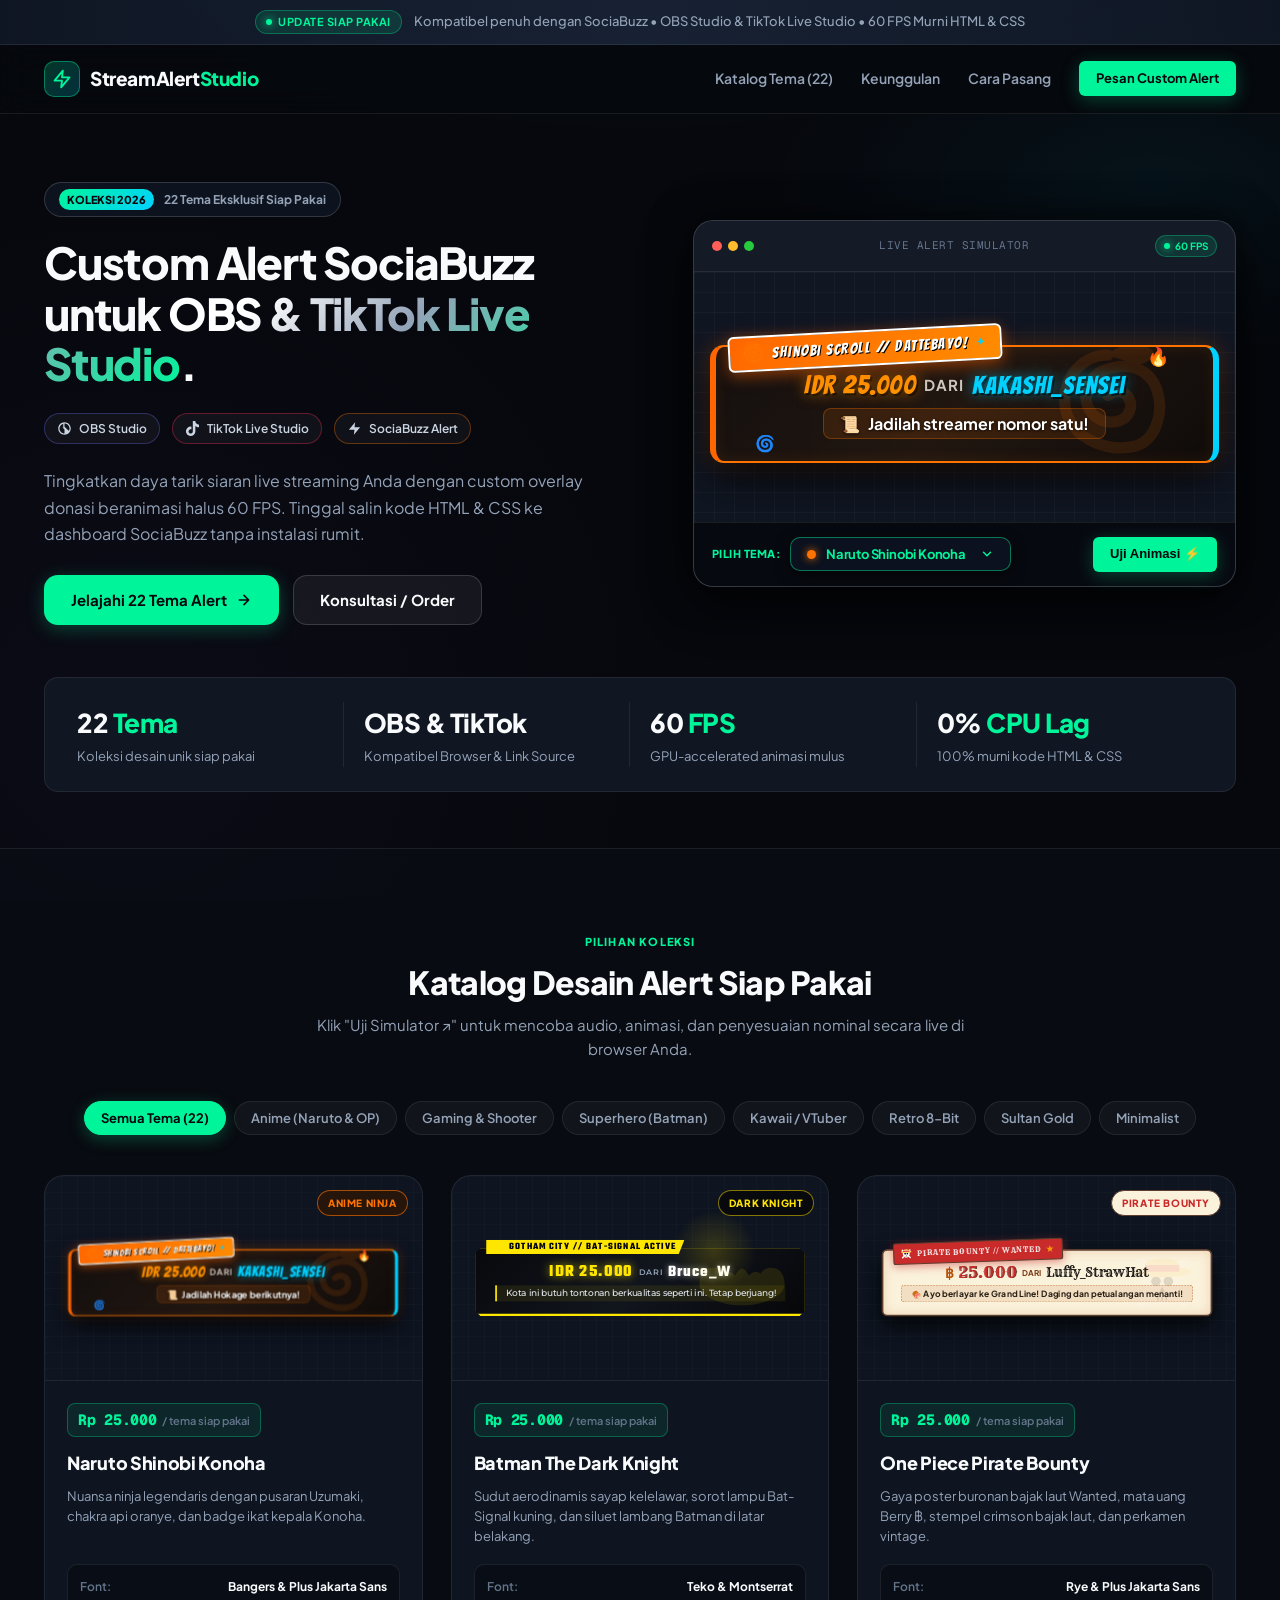
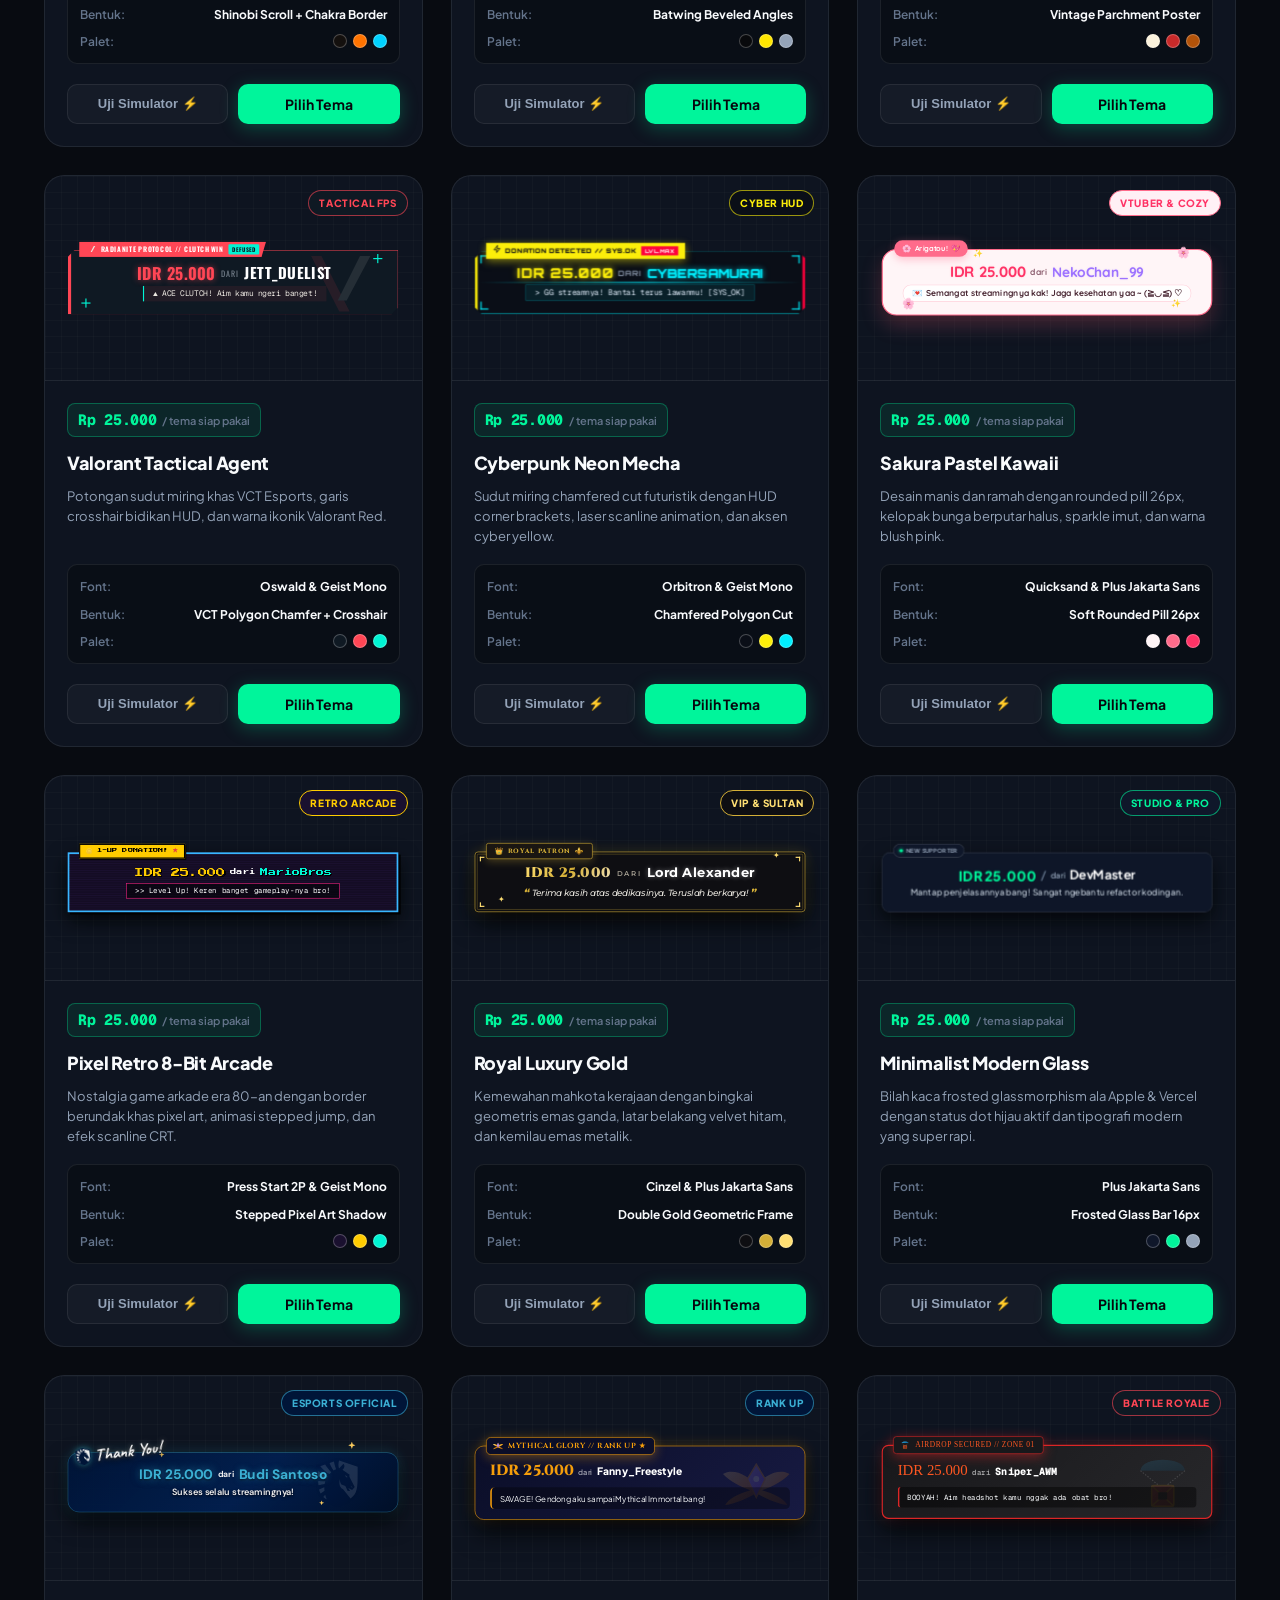
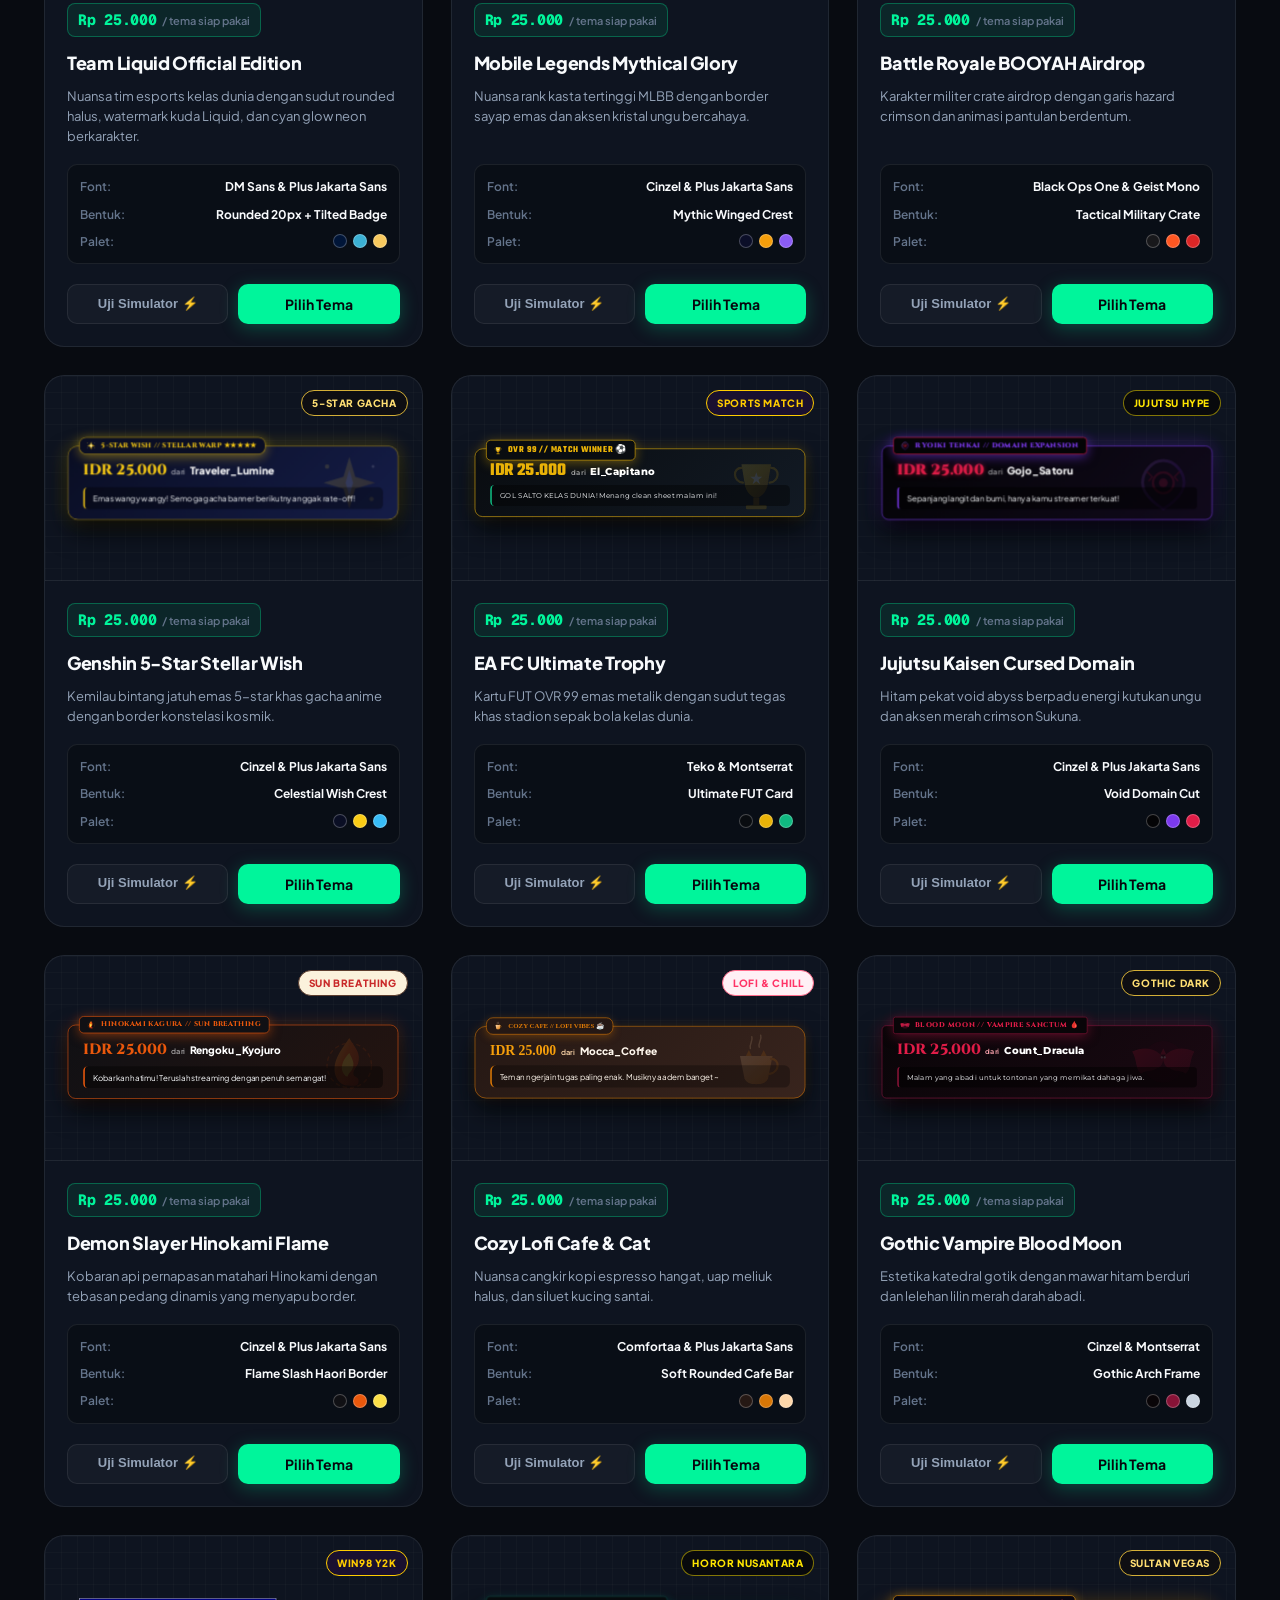
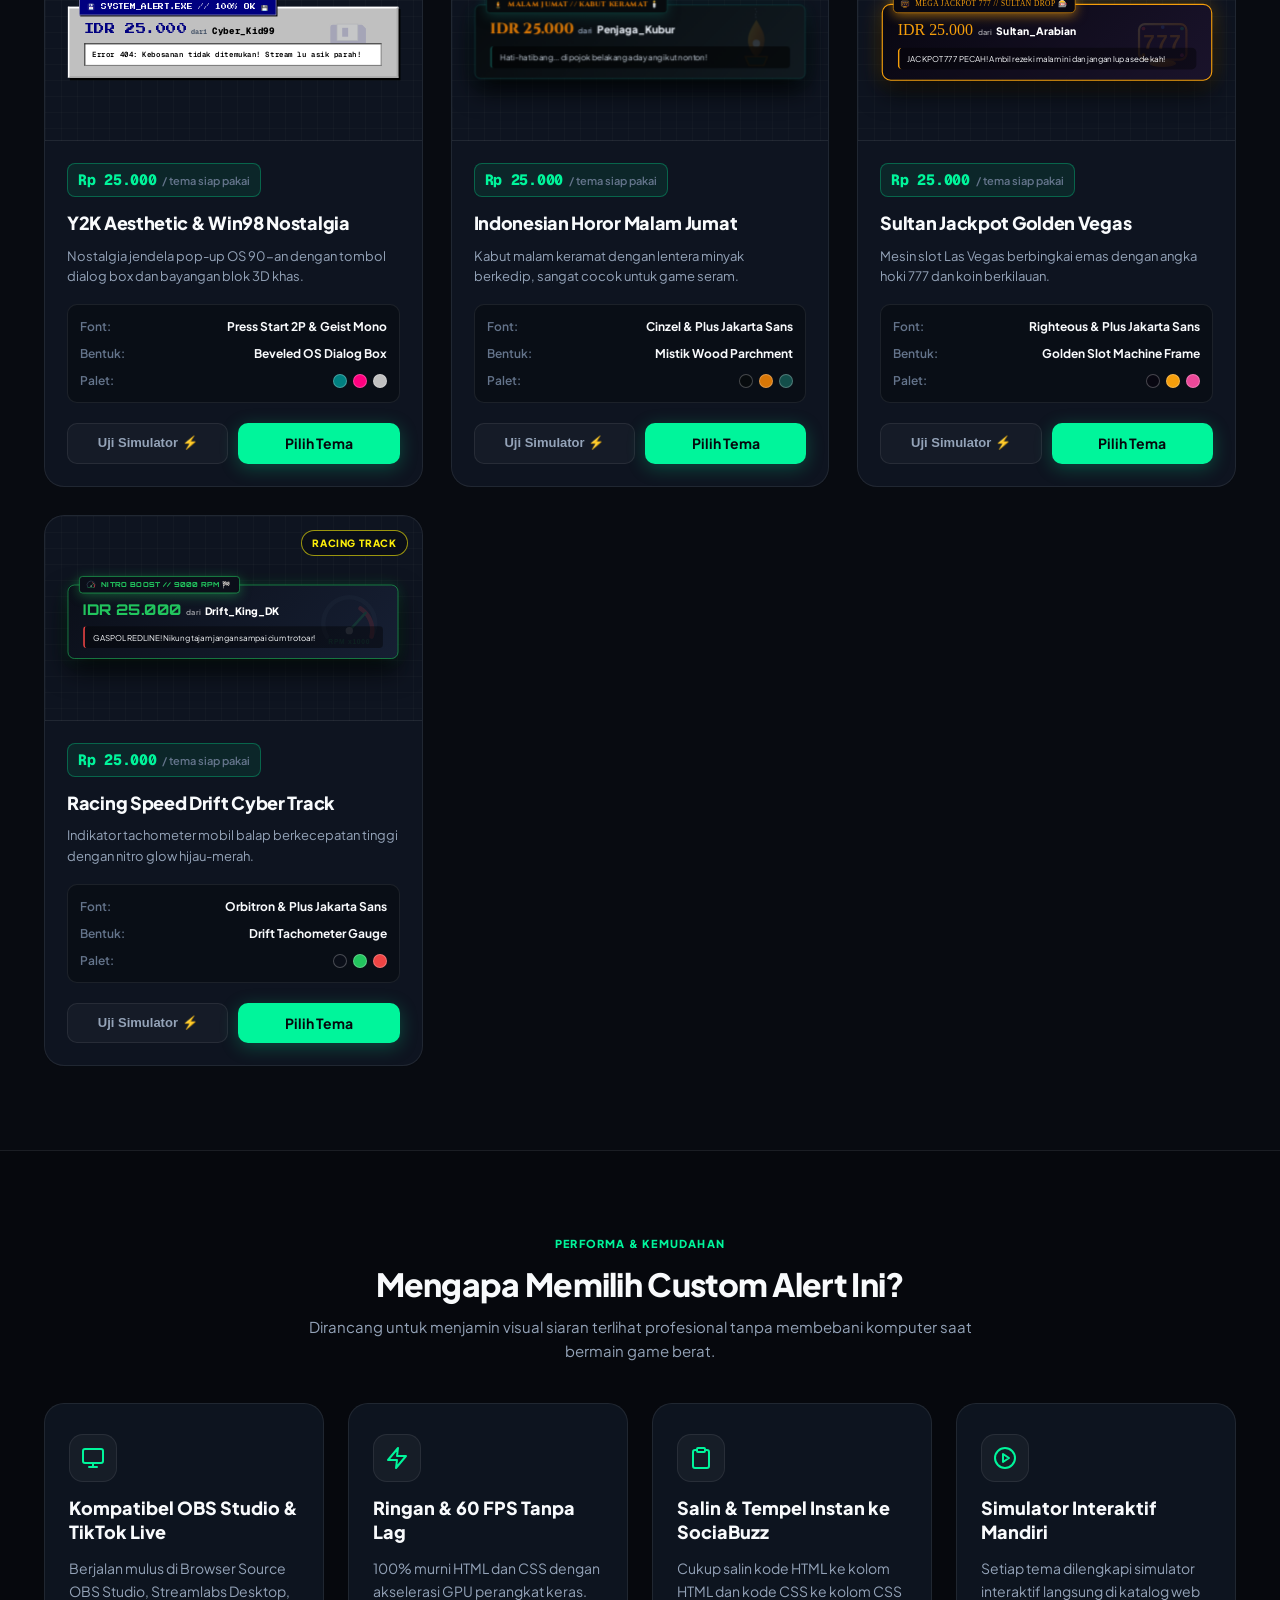
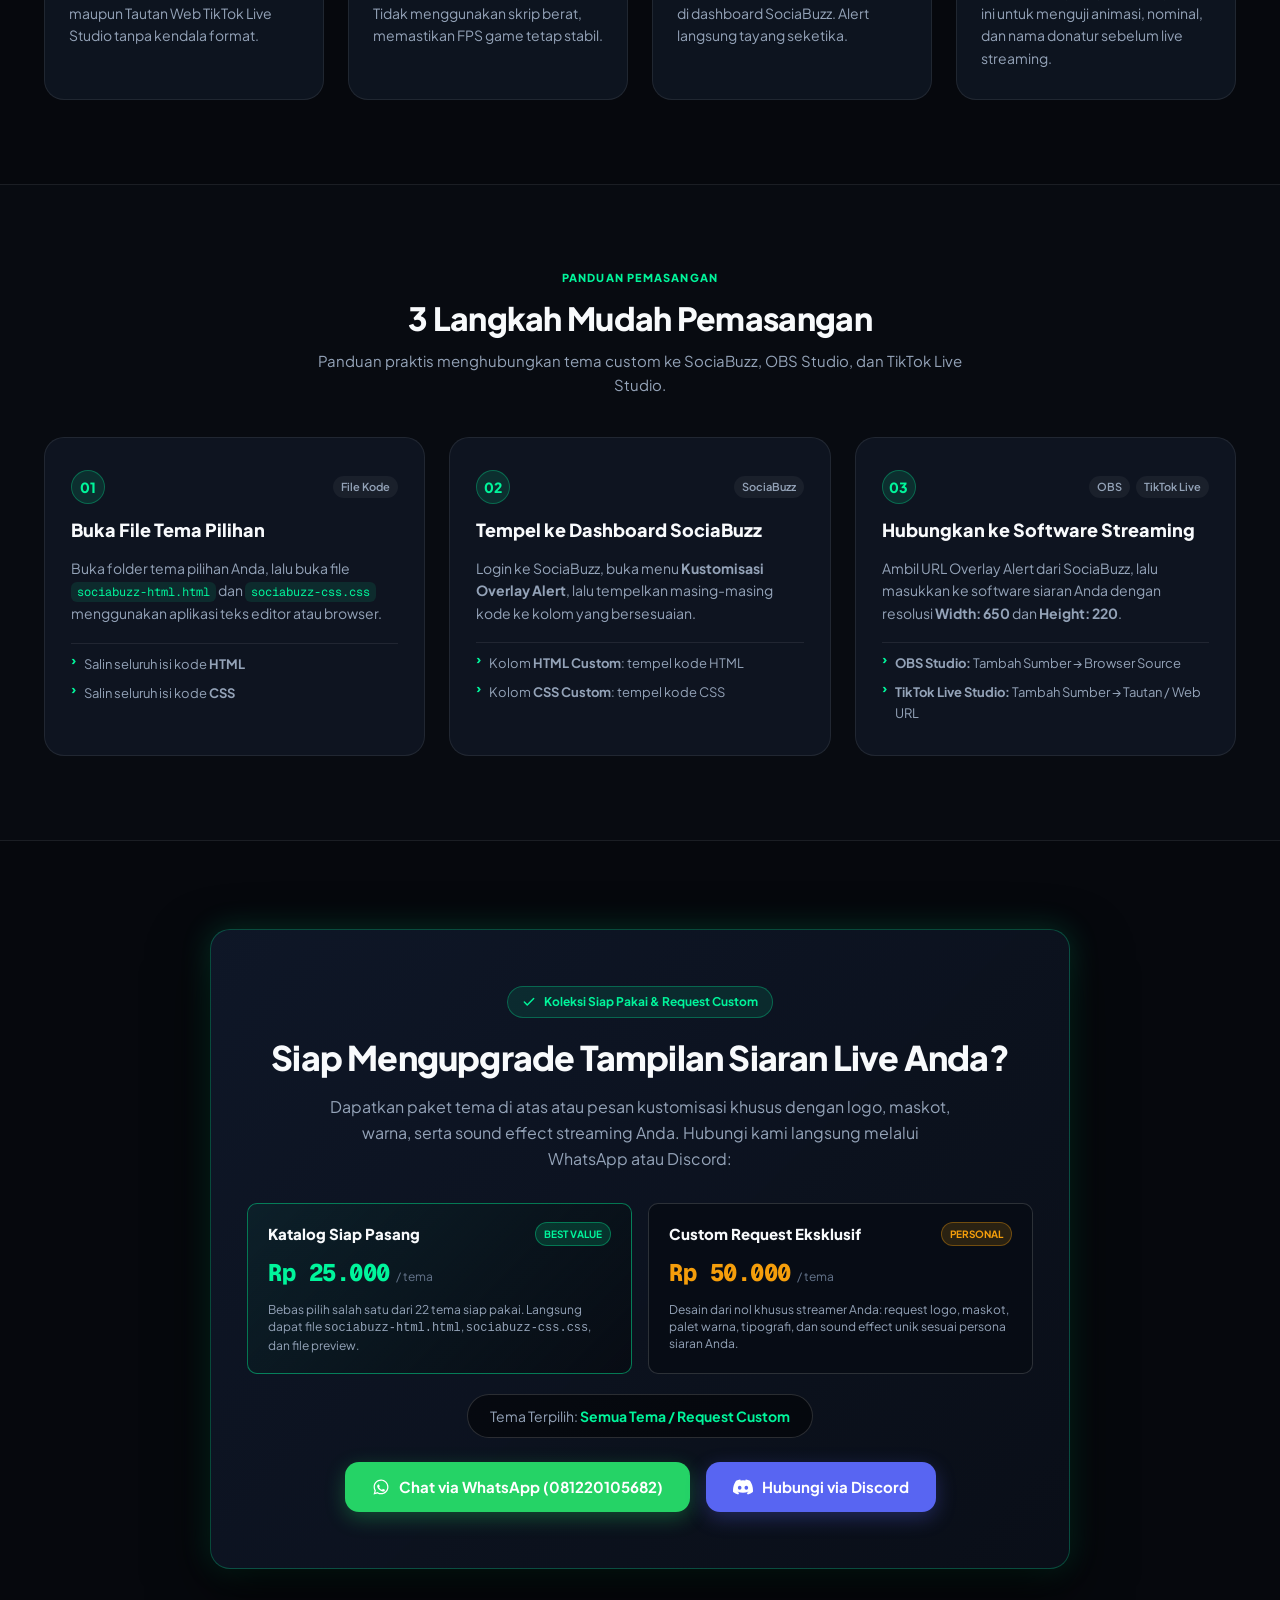
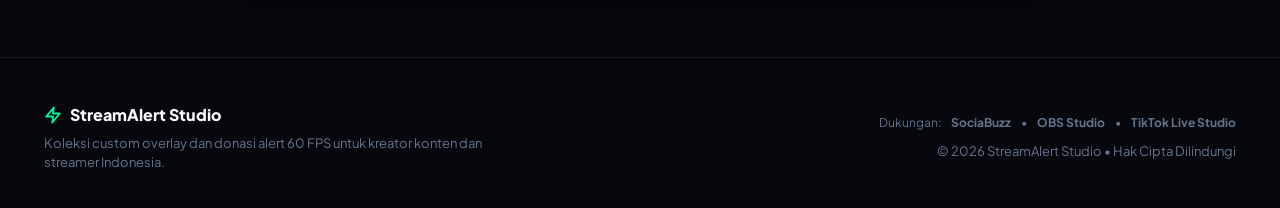
<file: index.html>
<!DOCTYPE html>
<html lang="id" data-type="software" data-theme="dark">
<head>
  <meta charset="UTF-8">
  <meta name="viewport" content="width=device-width, initial-scale=1.0, viewport-fit=cover">
  <title>StreamAlert Studio — Custom Alert SociaBuzz untuk OBS & TikTok Live Studio</title>
  <meta name="description" content="Koleksi custom donation alert SociaBuzz siap pakai untuk OBS Studio dan TikTok Live Studio. Desain anime, gaming, superhero, cyberpunk, retro pixel, dan minimalis. 60 FPS murni HTML & CSS tanpa beban CPU.">
  <meta name="site-kind" content="software">
  <meta name="page-type" content="software">
  
  <!-- Open Graph -->
  <meta property="og:type" content="website">
  <meta property="og:title" content="StreamAlert Studio — Custom Alert SociaBuzz untuk OBS & TikTok Live Studio">
  <meta property="og:description" content="22 tema alert donasi animasi 60 FPS untuk SociaBuzz, OBS Studio, dan TikTok Live Studio. Ringan, murni HTML & CSS.">
  
  <link rel="preconnect" href="https://fonts.googleapis.com">
  <link rel="preconnect" href="https://fonts.gstatic.com" crossorigin>
  <link href="https://fonts.googleapis.com/css2?family=Plus+Jakarta+Sans:wght@400;500;600;700;800&family=Bangers&family=Teko:wght@600;700&family=Rye&family=Oswald:wght@600;700&family=Orbitron:wght@700;900&family=Rajdhani:wght@600;700&family=Share+Tech+Mono&family=Quicksand:wght@600;700;800&family=Press+Start+2P&family=Cinzel:wght@700;800;900&family=Montserrat:wght@500;600;700&family=Caveat:wght@700&family=DM+Sans:wght@600;700;800&family=Geist+Mono:wght@400;600&display=swap" rel="stylesheet">
  <link rel="stylesheet" href="catalog.css">
</head>
<body>

  <!-- Skip link for accessibility -->
  <a href="#katalog" class="skip-link">Loncat ke katalog tema</a>

  <!-- Top Announcement Bar -->
  <aside class="announcement-bar" aria-label="Pengumuman">
    <div class="container announcement-content">
      <span class="announcement-badge"><span class="announcement-dot"></span> Update Siap Pakai</span>
      <span>Kompatibel penuh dengan SociaBuzz • OBS Studio &amp; TikTok Live Studio • 60 FPS Murni HTML &amp; CSS</span>
    </div>
  </aside>

  <!-- Navigation -->
  <header class="navbar">
    <div class="container nav-content">
      <a href="#top" class="brand-link" aria-label="StreamAlert Studio Beranda">
        <span class="brand-icon" aria-hidden="true">
          <svg width="20" height="20" viewBox="0 0 24 24" fill="none" stroke="currentColor" stroke-width="2.2" stroke-linecap="round" stroke-linejoin="round">
            <polygon points="13 2 3 14 12 14 11 22 21 10 12 10 13 2"></polygon>
          </svg>
        </span>
        <span class="brand-title">StreamAlert<span class="accent">Studio</span></span>
      </a>

      <nav class="nav-links" aria-label="Navigasi Utama">
        <a href="#katalog">Katalog Tema (22)</a>
        <a href="#fitur">Keunggulan</a>
        <a href="#panduan">Cara Pasang</a>
        <a href="#kontak" class="btn btn-sm btn-primary">Pesan Custom Alert</a>
      </nav>
    </div>
  </header>

  <main id="top">
    <!-- Hero Section -->
    <section class="hero-section">
      <div class="container">
        <div class="hero-grid">
          
          <!-- Hero Copy -->
          <div class="hero-left">
            <div class="hero-pill">
              <span class="hero-pill-badge">KOLEKSI 2026</span>
              <span>22 Tema Eksklusif Siap Pakai</span>
            </div>

            <h1 class="hero-title">
              Custom Alert SociaBuzz untuk <span class="gradient-headline">OBS &amp; TikTok Live Studio</span>.
            </h1>

            <!-- Platform Chips -->
            <div class="hero-platforms-bar">
              <span class="platform-chip chip-obs">
                <svg viewBox="0 0 24 24" fill="currentColor" aria-hidden="true">
                  <path d="M12 2C6.48 2 2 6.48 2 12s4.48 10 10 10 10-4.48 10-10S17.52 2 12 2zm0 18c-4.41 0-8-3.59-8-8 0-1.85.63-3.55 1.69-4.9L12 13.41V20zm6.31-4.69L12 9.01V4c4.41 0 8 3.59 8 8 0 1.25-.29 2.43-.8 3.49l-.89-.18zM5.69 7.1C6.75 5.75 8.27 4.79 10 4.31v6.78L5.69 7.1z"/>
                </svg>
                OBS Studio
              </span>
              <span class="platform-chip chip-tiktok">
                <svg viewBox="0 0 24 24" fill="currentColor" aria-hidden="true">
                  <path d="M12.53.02C13.84 0 15.14.01 16.44 0c.08 1.53.63 3.09 1.75 4.17 1.12 1.11 2.7 1.62 4.24 1.79v4.03c-1.44-.05-2.89-.35-4.2-.97-.57-.26-1.1-.59-1.62-.93-.01 2.92.01 5.84-.02 8.75-.08 1.4-.54 2.79-1.35 3.94-1.31 1.92-3.58 3.17-5.91 3.21-1.43.08-2.86-.31-4.08-1.03-2.02-1.19-3.44-3.37-3.65-5.71-.02-.5-.03-1-.01-1.49.18-1.9 1.12-3.72 2.58-4.96 1.66-1.44 3.98-2.13 6.15-1.72.02 1.48-.04 2.96-.04 4.44-.99-.32-2.15-.23-3.02.37-.63.41-1.11 1.04-1.36 1.75-.21.51-.24 1.07-.14 1.61.24 1.64 1.82 3.02 3.5 2.87 1.12-.01 2.19-.66 2.77-1.61.19-.33.4-.67.41-1.06.1-3.23.06-6.46.06-9.69.01-3.07-.01-6.14.02-9.21z"/>
                </svg>
                TikTok Live Studio
              </span>
              <span class="platform-chip chip-sociabuzz">
                <svg viewBox="0 0 24 24" fill="currentColor" aria-hidden="true">
                  <path d="M13 2L3 14h9l-1 8 10-12h-9l1-8z"/>
                </svg>
                SociaBuzz Alert
              </span>
            </div>

            <p class="hero-description">
              Tingkatkan daya tarik siaran live streaming Anda dengan custom overlay donasi beranimasi halus 60 FPS. Tinggal salin kode HTML &amp; CSS ke dashboard SociaBuzz tanpa instalasi rumit.
            </p>

            <div class="hero-cta-group">
              <a href="#katalog" class="btn btn-lg btn-primary">
                <span>Jelajahi 22 Tema Alert</span>
                <svg width="16" height="16" viewBox="0 0 24 24" fill="none" stroke="currentColor" stroke-width="2.5" stroke-linecap="round" stroke-linejoin="round">
                  <path d="M5 12h14M12 5l7 7-7 7"/>
                </svg>
              </a>
              <a href="#kontak" class="btn btn-lg btn-secondary">Konsultasi / Order</a>
            </div>
          </div>

          <!-- Hero Right: Live Alert Interactive Simulator Showcase -->
          <div class="hero-stage-card">
            <div class="stage-card-header">
              <div class="stage-window-dots">
                <span class="stage-dot red"></span>
                <span class="stage-dot yellow"></span>
                <span class="stage-dot green"></span>
              </div>
              <span class="stage-window-title">LIVE ALERT SIMULATOR</span>
              <span class="stage-live-badge"><span class="announcement-dot"></span> 60 FPS</span>
            </div>

            <div class="stage-card-body" id="heroStageBody">
              <div class="hero-alert-viewport">
                <!-- Live Alert Box in Hero (Identical to Preview) -->
                <div class="hero-live-alert" id="heroLiveAlert">
                  <div class="naruto-alert-wrapper">
                    <div class="naruto-badge">
                      <img src="assets/naruto-konoha.svg" onerror="this.src='https://cdn.jsdelivr.net/gh/bayuramdhan50/sociabuzz-alert@main/assets/naruto-konoha.svg'" alt="Konoha Leaf" class="naruto-badge-img">
                      <span class="naruto-badge-text">SHINOBI SCROLL // DATTEBAYO!</span>
                      <span class="naruto-shuriken">✦</span>
                    </div>
                    <div class="chakra-flame flame-1">🔥</div>
                    <div class="chakra-flame flame-2">🌀</div>
                    <div class="naruto-alert-card">
                      <img src="assets/naruto-konoha.svg" onerror="this.src='https://cdn.jsdelivr.net/gh/bayuramdhan50/sociabuzz-alert@main/assets/naruto-konoha.svg'" alt="Konoha Watermark" class="naruto-watermark">
                      <div class="naruto-content">
                        <div class="naruto-header">
                          <span class="naruto-amount">IDR 25.000</span>
                          <span class="naruto-from">DARI</span>
                          <span class="naruto-supporter">Kakashi_Sensei</span>
                        </div>
                        <div class="naruto-message">
                          <span class="naruto-msg-icon">📜</span>
                          <span class="naruto-msg-text">Jadilah streamer nomor satu!</span>
                        </div>
                      </div>
                    </div>
                  </div>
                </div>
              </div>
            </div>

            <div class="stage-card-footer">
              <div class="stage-theme-selector">
                <span class="stage-select-label">Pilih Tema:</span>
                
                <!-- Custom High-Contrast Dropdown (Text is never white) -->
                <div class="custom-dropdown" id="themeDropdown">
                  <button type="button" class="dropdown-trigger" id="dropdownTrigger" aria-haspopup="listbox" aria-expanded="false">
                    <span class="dropdown-theme-dot" id="dropdownDot" style="background:#FF7300; box-shadow:0 0 8px #FF7300;"></span>
                    <span class="dropdown-selected-text" id="dropdownSelectedText">Naruto Shinobi Konoha</span>
                    <svg class="dropdown-chevron" width="14" height="14" viewBox="0 0 24 24" fill="none" stroke="currentColor" stroke-width="2.5" stroke-linecap="round" stroke-linejoin="round">
                      <polyline points="6 9 12 15 18 9"></polyline>
                    </svg>
                  </button>
                  
                  <div class="dropdown-menu" id="dropdownMenu" role="listbox">
                    <div class="dropdown-item active" data-value="naruto" data-dot="#FF7300">
                      <span class="item-badge" style="background:#26150B; color:#FF7300; border:1px solid #FF7300;">Anime</span>
                      <span class="item-name">Naruto Shinobi Konoha</span>
                      <span class="item-check">✓</span>
                    </div>
                    <div class="dropdown-item" data-value="batman" data-dot="#FFE600">
                      <span class="item-badge" style="background:#08090C; color:#FFE600; border:1px solid #FFE600;">Gotham</span>
                      <span class="item-name">Batman The Dark Knight</span>
                      <span class="item-check">✓</span>
                    </div>
                    <div class="dropdown-item" data-value="pirate" data-dot="#C92A2A">
                      <span class="item-badge" style="background:#FBF2DC; color:#C92A2A; border:1px solid #C92A2A;">Pirate</span>
                      <span class="item-name">One Piece Pirate Bounty</span>
                      <span class="item-check">✓</span>
                    </div>
                    <div class="dropdown-item" data-value="val" data-dot="#FF4655">
                      <span class="item-badge" style="background:#0F1923; color:#FF4655; border:1px solid #FF4655;">Tactical</span>
                      <span class="item-name">Valorant Tactical Agent</span>
                      <span class="item-check">✓</span>
                    </div>
                    <div class="dropdown-item" data-value="cyber" data-dot="#FCEE0A">
                      <span class="item-badge" style="background:#0A0E17; color:#FCEE0A; border:1px solid #FCEE0A;">Sci-Fi</span>
                      <span class="item-name">Cyberpunk Neon Mecha</span>
                      <span class="item-check">✓</span>
                    </div>
                    <div class="dropdown-item" data-value="sakura" data-dot="#FF6B8B">
                      <span class="item-badge" style="background:#FFF0F5; color:#FF3366; border:1px solid #FF6B8B;">VTuber</span>
                      <span class="item-name">Sakura Pastel Kawaii</span>
                      <span class="item-check">✓</span>
                    </div>
                    <div class="dropdown-item" data-value="pixel" data-dot="#FFCC00">
                      <span class="item-badge" style="background:#1A102F; color:#FFCC00; border:1px solid #FFCC00;">8-Bit</span>
                      <span class="item-name">Pixel Retro 8-Bit Arcade</span>
                      <span class="item-check">✓</span>
                    </div>
                    <div class="dropdown-item" data-value="royal" data-dot="#D4AF37">
                      <span class="item-badge" style="background:#0E0E12; color:#FFDF73; border:1px solid #D4AF37;">VIP</span>
                      <span class="item-name">Royal Luxury Gold</span>
                      <span class="item-check">✓</span>
                    </div>
                    <div class="dropdown-item" data-value="minimal" data-dot="#00F59B">
                      <span class="item-badge" style="background:#0F172A; color:#00F59B; border:1px solid #00F59B;">Glass</span>
                      <span class="item-name">Minimalist Modern Glass</span>
                      <span class="item-check">✓</span>
                    </div>
                    <div class="dropdown-item" data-value="liquid" data-dot="#3BB0D4">
                      <span class="item-badge" style="background:#001538; color:#3BB0D4; border:1px solid #3BB0D4;">Esports</span>
                      <span class="item-name">Team Liquid Edition</span>
                      <span class="item-check">✓</span>
                    </div>
                    <div class="dropdown-item" data-value="mlbb" data-dot="#F59E0B">
                      <span class="item-badge" style="background:#0B0E28; color:#F59E0B; border:1px solid #F59E0B;">Rank Up</span>
                      <span class="item-name">Mobile Legends Mythical</span>
                      <span class="item-check">✓</span>
                    </div>
                    <div class="dropdown-item" data-value="booyah" data-dot="#FF5722">
                      <span class="item-badge" style="background:#18181B; color:#FF5722; border:1px solid #DC2626;">Airdrop</span>
                      <span class="item-name">Battle Royale BOOYAH</span>
                      <span class="item-check">✓</span>
                    </div>
                    <div class="dropdown-item" data-value="genshin" data-dot="#FACC15">
                      <span class="item-badge" style="background:#0A0E24; color:#FACC15; border:1px solid #FACC15;">Gacha</span>
                      <span class="item-name">Genshin 5★ Stellar Wish</span>
                      <span class="item-check">✓</span>
                    </div>
                    <div class="dropdown-item" data-value="fut" data-dot="#10B981">
                      <span class="item-badge" style="background:#090C10; color:#EAB308; border:1px solid #EAB308;">Sports</span>
                      <span class="item-name">EA FC Ultimate Trophy</span>
                      <span class="item-check">✓</span>
                    </div>
                    <div class="dropdown-item" data-value="jjk" data-dot="#7C3AED">
                      <span class="item-badge" style="background:#040406; color:#7C3AED; border:1px solid #E11D48;">Shonen</span>
                      <span class="item-name">JJK Cursed Domain</span>
                      <span class="item-check">✓</span>
                    </div>
                    <div class="dropdown-item" data-value="demonslayer" data-dot="#EA580C">
                      <span class="item-badge" style="background:#101014; color:#EA580C; border:1px solid #EA580C;">Flame</span>
                      <span class="item-name">Demon Slayer Hinokami</span>
                      <span class="item-check">✓</span>
                    </div>
                    <div class="dropdown-item" data-value="lofi" data-dot="#D97706">
                      <span class="item-badge" style="background:#251814; color:#D97706; border:1px solid #D97706;">Cozy</span>
                      <span class="item-name">Cozy Lofi Cafe &amp; Cat</span>
                      <span class="item-check">✓</span>
                    </div>
                    <div class="dropdown-item" data-value="gothic" data-dot="#881337">
                      <span class="item-badge" style="background:#090508; color:#E11D48; border:1px solid #881337;">Dark</span>
                      <span class="item-name">Gothic Vampire Blood Moon</span>
                      <span class="item-check">✓</span>
                    </div>
                    <div class="dropdown-item" data-value="y2k" data-dot="#00F5D4">
                      <span class="item-badge" style="background:#000080; color:#00F5D4; border:1px solid #C0C0C0;">Retro</span>
                      <span class="item-name">Y2K Aesthetic &amp; Win98</span>
                      <span class="item-check">✓</span>
                    </div>
                    <div class="dropdown-item" data-value="horror" data-dot="#D97706">
                      <span class="item-badge" style="background:#070B0E; color:#D97706; border:1px solid #134E4A;">Horror</span>
                      <span class="item-name">Indonesian Horor Malam Jumat</span>
                      <span class="item-check">✓</span>
                    </div>
                    <div class="dropdown-item" data-value="jackpot" data-dot="#F59E0B">
                      <span class="item-badge" style="background:#080711; color:#F59E0B; border:1px solid #F59E0B;">Vegas</span>
                      <span class="item-name">Sultan Jackpot Vegas 777</span>
                      <span class="item-check">✓</span>
                    </div>
                    <div class="dropdown-item" data-value="drift" data-dot="#22C55E">
                      <span class="item-badge" style="background:#0B0F19; color:#22C55E; border:1px solid #22C55E;">Nitro</span>
                      <span class="item-name">Racing Speed Drift Track</span>
                      <span class="item-check">✓</span>
                    </div>
                  </div>
                </div>

                <!-- Hidden select for form accessibility -->
                <select id="heroThemeSelect" class="theme-pill-select" style="display:none;" aria-hidden="true">
                  <option value="naruto">Naruto Shinobi</option>
                  <option value="batman">Batman Dark Knight</option>
                  <option value="pirate">One Piece Pirate</option>
                  <option value="val">Valorant Tactical</option>
                  <option value="cyber">Cyberpunk Neon</option>
                  <option value="sakura">Sakura Kawaii</option>
                  <option value="pixel">Pixel 8-Bit Arcade</option>
                  <option value="royal">Royal Luxury Gold</option>
                  <option value="minimal">Minimalist Modern</option>
                  <option value="liquid">Team Liquid Edition</option>
                  <option value="mlbb">Mobile Legends Mythical</option>
                  <option value="booyah">Battle Royale BOOYAH</option>
                  <option value="genshin">Genshin 5-Star Wish</option>
                  <option value="fut">EA FC Ultimate Trophy</option>
                  <option value="jjk">JJK Cursed Domain</option>
                  <option value="demonslayer">Demon Slayer Flame</option>
                  <option value="lofi">Cozy Lofi Cafe</option>
                  <option value="gothic">Gothic Vampire</option>
                  <option value="y2k">Y2K Win98 Retro</option>
                  <option value="horror">Indo Horor Malam Jumat</option>
                  <option value="jackpot">Sultan Jackpot 777</option>
                  <option value="drift">Racing Speed Drift</option>
                </select>
              </div>

              <button type="button" class="btn btn-sm btn-primary" onclick="triggerHeroAlert()">
                <span>Uji Animasi ⚡</span>
              </button>
            </div>
          </div>

        </div>

        <!-- Quick Stats Strip -->
        <div class="stats-strip">
          <div class="stat-block">
            <span class="stat-val">22 <span class="highlight">Tema</span></span>
            <span class="stat-desc">Koleksi desain unik siap pakai</span>
          </div>
          <div class="stat-block">
            <span class="stat-val">OBS &amp; TikTok</span>
            <span class="stat-desc">Kompatibel Browser &amp; Link Source</span>
          </div>
          <div class="stat-block">
            <span class="stat-val">60 <span class="highlight">FPS</span></span>
            <span class="stat-desc">GPU-accelerated animasi mulus</span>
          </div>
          <div class="stat-block">
            <span class="stat-val">0% <span class="highlight">CPU Lag</span></span>
            <span class="stat-desc">100% murni kode HTML &amp; CSS</span>
          </div>
        </div>

      </div>
    </section>

    <!-- Filter & Catalog Section -->
    <section id="katalog" class="catalog-section">
      <div class="container">
        
        <div class="section-heading-wrap">
          <span class="section-label">PILIHAN KOLEKSI</span>
          <h2 class="section-heading">Katalog Desain Alert Siap Pakai</h2>
          <p class="section-subtext">Klik "Uji Simulator ↗" untuk mencoba audio, animasi, dan penyesuaian nominal secara live di browser Anda.</p>
        </div>

        <!-- Category Filter Tabs -->
        <div class="filter-tabs" role="tablist" aria-label="Filter Kategori Tema">
          <button type="button" class="tab-btn active" data-filter="all">Semua Tema (22)</button>
          <button type="button" class="tab-btn" data-filter="anime">Anime (Naruto &amp; OP)</button>
          <button type="button" class="tab-btn" data-filter="gaming">Gaming &amp; Shooter</button>
          <button type="button" class="tab-btn" data-filter="superhero">Superhero (Batman)</button>
          <button type="button" class="tab-btn" data-filter="kawaii">Kawaii / VTuber</button>
          <button type="button" class="tab-btn" data-filter="retro">Retro 8-Bit</button>
          <button type="button" class="tab-btn" data-filter="luxury">Sultan Gold</button>
          <button type="button" class="tab-btn" data-filter="minimal">Minimalist</button>
        </div>

        <!-- Catalog Cards Grid (100% IDENTICAL to Simulator) -->
        <div class="cards-grid">

          <!-- CARD 1: NARUTO SHINOBI -->
          <article class="card" data-category="anime">
            <div class="card-badge badge-naruto">Anime Ninja</div>
            <div class="card-preview preview-naruto">
              <div class="card-alert-scaler">
                <div class="naruto-alert-wrapper">
                  <div class="naruto-badge">
                    <img src="assets/naruto-konoha.svg" onerror="this.src='https://cdn.jsdelivr.net/gh/bayuramdhan50/sociabuzz-alert@main/assets/naruto-konoha.svg'" alt="Konoha Leaf" class="naruto-badge-img">
                    <span class="naruto-badge-text">SHINOBI SCROLL // DATTEBAYO!</span>
                    <span class="naruto-shuriken">✦</span>
                  </div>
                  <div class="chakra-flame flame-1">🔥</div>
                  <div class="chakra-flame flame-2">🌀</div>
                  <div class="naruto-alert-card">
                    <img src="assets/naruto-konoha.svg" onerror="this.src='https://cdn.jsdelivr.net/gh/bayuramdhan50/sociabuzz-alert@main/assets/naruto-konoha.svg'" alt="Konoha Watermark" class="naruto-watermark">
                    <div class="naruto-content">
                      <div class="naruto-header">
                        <span class="naruto-amount">IDR 25.000</span>
                        <span class="naruto-from">DARI</span>
                        <span class="naruto-supporter">Kakashi_Sensei</span>
                      </div>
                      <div class="naruto-message">
                        <span class="naruto-msg-icon">📜</span>
                        <span class="naruto-msg-text">Jadilah Hokage berikutnya!</span>
                      </div>
                    </div>
                  </div>
                </div>
              </div>
            </div>
            <div class="card-body">
              <div class="card-price-badge"><span class="price-amount">Rp 25.000</span><span class="price-label">/ tema siap pakai</span></div>
              <h3 class="card-title">Naruto Shinobi Konoha</h3>
              <p class="card-desc">Nuansa ninja legendaris dengan pusaran Uzumaki, chakra api oranye, dan badge ikat kepala Konoha.</p>
              
              <div class="spec-list">
                <div class="spec-item">
                  <span class="spec-label">Font:</span>
                  <span class="spec-val">Bangers &amp; Plus Jakarta Sans</span>
                </div>
                <div class="spec-item">
                  <span class="spec-label">Bentuk:</span>
                  <span class="spec-val">Shinobi Scroll + Chakra Border</span>
                </div>
                <div class="spec-item">
                  <span class="spec-label">Palet:</span>
                  <div class="swatches">
                    <span class="swatch" style="background: #14100E;" title="#14100E Shinobi Dark"></span>
                    <span class="swatch" style="background: #FF7300;" title="#FF7300 Chakra Orange"></span>
                    <span class="swatch" style="background: #00D2FF;" title="#00D2FF Rasengan Cyan"></span>
                  </div>
                </div>
              </div>

              <div class="card-actions">
                <button type="button" class="btn btn-outline" onclick="openSimulatorModal('naruto')">Uji Simulator ⚡</button>
                <a href="#kontak" class="btn btn-primary" onclick="selectTheme('Naruto Shinobi Konoha')">Pilih Tema</a>
              </div>
            </div>
          </article>

          <!-- CARD 2: BATMAN DARK KNIGHT -->
          <article class="card" data-category="superhero">
            <div class="card-badge badge-batman">Dark Knight</div>
            <div class="card-preview preview-batman">
              <div class="card-alert-scaler">
                <div class="batman-alert-wrapper">
                  <div class="batman-badge">
                    <img src="assets/batman-symbol.svg" onerror="this.src='https://cdn.jsdelivr.net/gh/bayuramdhan50/sociabuzz-alert@main/assets/batman-symbol.svg'" alt="Bat Emblem" style="width: 22px; height: 16px; object-fit: contain;">
                    <span class="batman-badge-text">GOTHAM CITY // BAT-SIGNAL ACTIVE</span>
                  </div>
                  <div class="bat-searchlight"></div>
                  <div class="batman-alert-card">
                    <img src="assets/batman-symbol.svg" onerror="this.src='https://cdn.jsdelivr.net/gh/bayuramdhan50/sociabuzz-alert@main/assets/batman-symbol.svg'" alt="Bat Watermark" class="batman-watermark">
                    <div class="batman-content">
                      <div class="batman-header">
                        <span class="batman-amount">IDR 25.000</span>
                        <span class="batman-from">dari</span>
                        <span class="batman-supporter">Bruce_W</span>
                      </div>
                      <div class="batman-message">
                        <span class="batman-msg-text">Kota ini butuh tontonan berkualitas seperti ini. Tetap berjuang!</span>
                      </div>
                    </div>
                  </div>
                </div>
              </div>
            </div>
            <div class="card-body">
              <div class="card-price-badge"><span class="price-amount">Rp 25.000</span><span class="price-label">/ tema siap pakai</span></div>
              <h3 class="card-title">Batman The Dark Knight</h3>
              <p class="card-desc">Sudut aerodinamis sayap kelelawar, sorot lampu Bat-Signal kuning, dan siluet lambang Batman di latar belakang.</p>
              
              <div class="spec-list">
                <div class="spec-item">
                  <span class="spec-label">Font:</span>
                  <span class="spec-val">Teko &amp; Montserrat</span>
                </div>
                <div class="spec-item">
                  <span class="spec-label">Bentuk:</span>
                  <span class="spec-val">Batwing Beveled Angles</span>
                </div>
                <div class="spec-item">
                  <span class="spec-label">Palet:</span>
                  <div class="swatches">
                    <span class="swatch" style="background: #08090C;" title="#08090C Gotham Black"></span>
                    <span class="swatch" style="background: #FFE600;" title="#FFE600 Bat-Yellow"></span>
                    <span class="swatch" style="background: #94A3B8;" title="#94A3B8 Steel Gray"></span>
                  </div>
                </div>
              </div>

              <div class="card-actions">
                <button type="button" class="btn btn-outline" onclick="openSimulatorModal('batman')">Uji Simulator ⚡</button>
                <a href="#kontak" class="btn btn-primary" onclick="selectTheme('Batman The Dark Knight')">Pilih Tema</a>
              </div>
            </div>
          </article>

          <!-- CARD 3: ONE PIECE PIRATE BOUNTY -->
          <article class="card" data-category="anime">
            <div class="card-badge badge-pirate">Pirate Bounty</div>
            <div class="card-preview preview-pirate">
              <div class="card-alert-scaler">
                <div class="pirate-alert-wrapper">
                  <div class="pirate-badge">
                    <img src="assets/onepiece-strawhat.svg" onerror="this.src='https://cdn.jsdelivr.net/gh/bayuramdhan50/sociabuzz-alert@main/assets/onepiece-strawhat.svg'" alt="Straw Hat Crest" style="width: 22px; height: 22px; object-fit: contain;">
                    <span class="pirate-badge-text">PIRATE BOUNTY // WANTED</span>
                    <span class="pirate-star">★</span>
                  </div>
                  <div class="pirate-alert-card">
                    <img src="assets/onepiece-strawhat.svg" onerror="this.src='https://cdn.jsdelivr.net/gh/bayuramdhan50/sociabuzz-alert@main/assets/onepiece-strawhat.svg'" alt="Jolly Roger Watermark" class="pirate-watermark">
                    <div class="pirate-content">
                      <div class="pirate-header">
                        <span class="pirate-berry">฿</span>
                        <span class="pirate-amount">25.000</span>
                        <span class="pirate-from">dari</span>
                        <span class="pirate-supporter">Luffy_StrawHat</span>
                      </div>
                      <div class="pirate-message">
                        <span class="pirate-msg-icon">🍖</span>
                        <span class="pirate-msg-text">Ayo berlayar ke Grand Line! Daging dan petualangan menanti!</span>
                      </div>
                    </div>
                  </div>
                </div>
              </div>
            </div>
            <div class="card-body">
              <div class="card-price-badge"><span class="price-amount">Rp 25.000</span><span class="price-label">/ tema siap pakai</span></div>
              <h3 class="card-title">One Piece Pirate Bounty</h3>
              <p class="card-desc">Gaya poster buronan bajak laut Wanted, mata uang Berry ฿, stempel crimson bajak laut, dan perkamen vintage.</p>
              
              <div class="spec-list">
                <div class="spec-item">
                  <span class="spec-label">Font:</span>
                  <span class="spec-val">Rye &amp; Plus Jakarta Sans</span>
                </div>
                <div class="spec-item">
                  <span class="spec-label">Bentuk:</span>
                  <span class="spec-val">Vintage Parchment Poster</span>
                </div>
                <div class="spec-item">
                  <span class="spec-label">Palet:</span>
                  <div class="swatches">
                    <span class="swatch" style="background: #FBF2DC;" title="#FBF2DC Parchment"></span>
                    <span class="swatch" style="background: #C92A2A;" title="#C92A2A Pirate Crimson"></span>
                    <span class="swatch" style="background: #B45309;" title="#B45309 Berry Gold"></span>
                  </div>
                </div>
              </div>

              <div class="card-actions">
                <button type="button" class="btn btn-outline" onclick="openSimulatorModal('pirate')">Uji Simulator ⚡</button>
                <a href="#kontak" class="btn btn-primary" onclick="selectTheme('One Piece Pirate Bounty')">Pilih Tema</a>
              </div>
            </div>
          </article>

          <!-- CARD 4: VALORANT TACTICAL AGENT -->
          <article class="card" data-category="gaming">
            <div class="card-badge badge-valorant">Tactical FPS</div>
            <div class="card-preview preview-valorant">
              <div class="card-alert-scaler">
                <div class="val-alert-wrapper">
                  <div class="val-badge">
                    <img src="assets/valorant-vct.svg" onerror="this.src='https://cdn.jsdelivr.net/gh/bayuramdhan50/sociabuzz-alert@main/assets/valorant-vct.svg'" alt="Valorant VCT" style="width: 18px; height: 18px; object-fit: contain;">
                    <span class="val-badge-text">RADIANITE PROTOCOL // CLUTCH WIN</span>
                    <span class="val-badge-tag">DEFUSED</span>
                  </div>
                  <div class="val-crosshair ch-top"></div>
                  <div class="val-crosshair ch-bottom"></div>
                  <div class="val-alert-card">
                    <img src="assets/valorant-vct.svg" onerror="this.src='https://cdn.jsdelivr.net/gh/bayuramdhan50/sociabuzz-alert@main/assets/valorant-vct.svg'" alt="Valorant Watermark" class="val-watermark">
                    <div class="val-content">
                      <div class="val-header">
                        <span class="val-amount">IDR 25.000</span>
                        <span class="val-from">DARI</span>
                        <span class="val-supporter">JETT_DUELIST</span>
                      </div>
                      <div class="val-message">
                        <span class="val-msg-text">▲ ACE CLUTCH! Aim kamu ngeri banget!</span>
                      </div>
                    </div>
                  </div>
                </div>
              </div>
            </div>
            <div class="card-body">
              <div class="card-price-badge"><span class="price-amount">Rp 25.000</span><span class="price-label">/ tema siap pakai</span></div>
              <h3 class="card-title">Valorant Tactical Agent</h3>
              <p class="card-desc">Potongan sudut miring khas VCT Esports, garis crosshair bidikan HUD, dan warna ikonik Valorant Red.</p>
              
              <div class="spec-list">
                <div class="spec-item">
                  <span class="spec-label">Font:</span>
                  <span class="spec-val">Oswald &amp; Geist Mono</span>
                </div>
                <div class="spec-item">
                  <span class="spec-label">Bentuk:</span>
                  <span class="spec-val">VCT Polygon Chamfer + Crosshair</span>
                </div>
                <div class="spec-item">
                  <span class="spec-label">Palet:</span>
                  <div class="swatches">
                    <span class="swatch" style="background: #0F1923;" title="#0F1923 Dark Charcoal"></span>
                    <span class="swatch" style="background: #FF4655;" title="#FF4655 Valorant Red"></span>
                    <span class="swatch" style="background: #00F5D4;" title="#00F5D4 Radiant Cyan"></span>
                  </div>
                </div>
              </div>

              <div class="card-actions">
                <button type="button" class="btn btn-outline" onclick="openSimulatorModal('val')">Uji Simulator ⚡</button>
                <a href="#kontak" class="btn btn-primary" onclick="selectTheme('Valorant Tactical Agent')">Pilih Tema</a>
              </div>
            </div>
          </article>

          <!-- CARD 5: CYBERPUNK NEON MECHA -->
          <article class="card" data-category="gaming">
            <div class="card-badge badge-cyber">Cyber HUD</div>
            <div class="card-preview preview-cyber">
              <div class="card-alert-scaler">
                <div class="cyber-alert-wrapper">
                  <div class="cyber-badge">
                    <div class="cyber-badge-icon">
                      <svg viewBox="0 0 24 24" fill="none" stroke="currentColor" stroke-width="2.5" stroke-linecap="round" stroke-linejoin="round" style="width:14px;height:14px;">
                        <polygon points="13 2 3 14 12 14 11 22 21 10 12 10 13 2"></polygon>
                      </svg>
                    </div>
                    <span class="cyber-badge-text">DONATION DETECTED // SYS.OK</span>
                    <span class="cyber-badge-tag">LVL.MAX</span>
                  </div>
                  <div class="cyber-bracket bracket-tl"></div>
                  <div class="cyber-bracket bracket-tr"></div>
                  <div class="cyber-bracket bracket-bl"></div>
                  <div class="cyber-bracket bracket-br"></div>
                  <div class="cyber-alert-card">
                    <div class="cyber-scanline"></div>
                    <div class="cyber-content">
                      <div class="cyber-header">
                        <span class="cyber-amount">IDR 25.000</span>
                        <span class="cyber-from">DARI</span>
                        <span class="cyber-supporter">CYBERSAMURAI</span>
                      </div>
                      <div class="cyber-message">
                        <span class="cyber-msg-text">&gt; GG streamnya! Bantai terus lawanmu! [SYS_OK]</span>
                      </div>
                    </div>
                  </div>
                </div>
              </div>
            </div>
            <div class="card-body">
              <div class="card-price-badge"><span class="price-amount">Rp 25.000</span><span class="price-label">/ tema siap pakai</span></div>
              <h3 class="card-title">Cyberpunk Neon Mecha</h3>
              <p class="card-desc">Sudut miring chamfered cut futuristik dengan HUD corner brackets, laser scanline animation, dan aksen cyber yellow.</p>
              
              <div class="spec-list">
                <div class="spec-item">
                  <span class="spec-label">Font:</span>
                  <span class="spec-val">Orbitron &amp; Geist Mono</span>
                </div>
                <div class="spec-item">
                  <span class="spec-label">Bentuk:</span>
                  <span class="spec-val">Chamfered Polygon Cut</span>
                </div>
                <div class="spec-item">
                  <span class="spec-label">Palet:</span>
                  <div class="swatches">
                    <span class="swatch" style="background: #0A0E17;" title="#0A0E17 Carbon Slate"></span>
                    <span class="swatch" style="background: #FCEE0A;" title="#FCEE0A Cyber Yellow"></span>
                    <span class="swatch" style="background: #00F0FF;" title="#00F0FF Cyan Laser"></span>
                  </div>
                </div>
              </div>

              <div class="card-actions">
                <button type="button" class="btn btn-outline" onclick="openSimulatorModal('cyber')">Uji Simulator ⚡</button>
                <a href="#kontak" class="btn btn-primary" onclick="selectTheme('Cyberpunk Neon Mecha')">Pilih Tema</a>
              </div>
            </div>
          </article>

          <!-- CARD 6: SAKURA PASTEL KAWAII -->
          <article class="card" data-category="kawaii">
            <div class="card-badge badge-kawaii">VTuber &amp; Cozy</div>
            <div class="card-preview preview-sakura">
              <div class="card-alert-scaler">
                <div class="sakura-alert-wrapper">
                  <div class="sakura-badge">
                    <span class="sakura-icon">🌸</span>
                    <span class="sakura-badge-text">Arigatou!</span>
                    <span class="sakura-heart">💖</span>
                  </div>
                  <div class="sakura-petal petal-1">🌸</div>
                  <div class="sakura-petal petal-2">🌸</div>
                  <div class="sakura-sparkle sparkle-cute-1">✨</div>
                  <div class="sakura-sparkle sparkle-cute-2">✨</div>
                  <div class="sakura-alert-card">
                    <div class="sakura-content">
                      <div class="sakura-header">
                        <span class="sakura-amount">IDR 25.000</span>
                        <span class="sakura-from">dari</span>
                        <span class="sakura-supporter">NekoChan_99</span>
                      </div>
                      <div class="sakura-message">
                        <span class="sakura-msg-icon">💌</span>
                        <span class="sakura-msg-text">Semangat streamingnya kak! Jaga kesehatan yaa ~ (≧◡≦) ♡</span>
                      </div>
                    </div>
                  </div>
                </div>
              </div>
            </div>
            <div class="card-body">
              <div class="card-price-badge"><span class="price-amount">Rp 25.000</span><span class="price-label">/ tema siap pakai</span></div>
              <h3 class="card-title">Sakura Pastel Kawaii</h3>
              <p class="card-desc">Desain manis dan ramah dengan rounded pill 26px, kelopak bunga berputar halus, sparkle imut, dan warna blush pink.</p>
              
              <div class="spec-list">
                <div class="spec-item">
                  <span class="spec-label">Font:</span>
                  <span class="spec-val">Quicksand &amp; Plus Jakarta Sans</span>
                </div>
                <div class="spec-item">
                  <span class="spec-label">Bentuk:</span>
                  <span class="spec-val">Soft Rounded Pill 26px</span>
                </div>
                <div class="spec-item">
                  <span class="spec-label">Palet:</span>
                  <div class="swatches">
                    <span class="swatch" style="background: #FFF5F7;" title="#FFF5F7 Blush Pearl"></span>
                    <span class="swatch" style="background: #FF6B8B;" title="#FF6B8B Blossom Pink"></span>
                    <span class="swatch" style="background: #FF3366;" title="#FF3366 Strawberry"></span>
                  </div>
                </div>
              </div>

              <div class="card-actions">
                <button type="button" class="btn btn-outline" onclick="openSimulatorModal('sakura')">Uji Simulator ⚡</button>
                <a href="#kontak" class="btn btn-primary" onclick="selectTheme('Sakura Pastel Kawaii')">Pilih Tema</a>
              </div>
            </div>
          </article>

          <!-- CARD 7: PIXEL RETRO 8-BIT -->
          <article class="card" data-category="retro gaming">
            <div class="card-badge badge-retro">Retro Arcade</div>
            <div class="card-preview preview-pixel">
              <div class="card-alert-scaler">
                <div class="pixel-alert-wrapper">
                  <div class="pixel-badge">
                    <span class="pixel-badge-coin">🪙</span>
                    <span class="pixel-badge-text">1-UP DONATION!</span>
                    <span class="pixel-badge-star">★</span>
                  </div>
                  <div class="pixel-alert-card">
                    <div class="pixel-crt-lines"></div>
                    <div class="pixel-content">
                      <div class="pixel-header">
                        <span class="pixel-amount">IDR 25.000</span>
                        <span class="pixel-from">dari</span>
                        <span class="pixel-supporter">MarioBros</span>
                      </div>
                      <div class="pixel-message">
                        <span class="pixel-cursor">&gt;&gt;</span>
                        <span class="pixel-msg-text">Level Up! Keren banget gameplay-nya bro!</span>
                      </div>
                    </div>
                  </div>
                </div>
              </div>
            </div>
            <div class="card-body">
              <div class="card-price-badge"><span class="price-amount">Rp 25.000</span><span class="price-label">/ tema siap pakai</span></div>
              <h3 class="card-title">Pixel Retro 8-Bit Arcade</h3>
              <p class="card-desc">Nostalgia game arkade era 80-an dengan border berundak khas pixel art, animasi stepped jump, dan efek scanline CRT.</p>
              
              <div class="spec-list">
                <div class="spec-item">
                  <span class="spec-label">Font:</span>
                  <span class="spec-val">Press Start 2P &amp; Geist Mono</span>
                </div>
                <div class="spec-item">
                  <span class="spec-label">Bentuk:</span>
                  <span class="spec-val">Stepped Pixel Art Shadow</span>
                </div>
                <div class="spec-item">
                  <span class="spec-label">Palet:</span>
                  <div class="swatches">
                    <span class="swatch" style="background: #1A102F;" title="#1A102F Midnight Pixel"></span>
                    <span class="swatch" style="background: #FFCC00;" title="#FFCC00 Coin Gold"></span>
                    <span class="swatch" style="background: #00F5D4;" title="#00F5D4 Retro Cyan"></span>
                  </div>
                </div>
              </div>

              <div class="card-actions">
                <button type="button" class="btn btn-outline" onclick="openSimulatorModal('pixel')">Uji Simulator ⚡</button>
                <a href="#kontak" class="btn btn-primary" onclick="selectTheme('Pixel Retro 8-Bit')">Pilih Tema</a>
              </div>
            </div>
          </article>

          <!-- CARD 8: ROYAL LUXURY GOLD -->
          <article class="card" data-category="luxury">
            <div class="card-badge badge-luxury">VIP &amp; Sultan</div>
            <div class="card-preview preview-royal">
              <div class="card-alert-scaler">
                <div class="royal-alert-wrapper">
                  <div class="royal-badge">
                    <span class="royal-crown-icon">👑</span>
                    <span class="royal-badge-text">ROYAL PATRON</span>
                    <span class="royal-badge-seal">⚜️</span>
                  </div>
                  <div class="royal-sparkle dust-1">✦</div>
                  <div class="royal-sparkle dust-2">✦</div>
                  <div class="royal-alert-card">
                    <div class="royal-corner c-top-left"></div>
                    <div class="royal-corner c-top-right"></div>
                    <div class="royal-corner c-bottom-left"></div>
                    <div class="royal-corner c-bottom-right"></div>
                    <div class="royal-content">
                      <div class="royal-header">
                        <span class="royal-amount">IDR 25.000</span>
                        <span class="royal-from">dari</span>
                        <span class="royal-supporter">Lord Alexander</span>
                      </div>
                      <div class="royal-message">
                        <span class="royal-quote">“</span>
                        <span class="royal-msg-text">Terima kasih atas dedikasinya. Teruslah berkarya!</span>
                        <span class="royal-quote">”</span>
                      </div>
                    </div>
                  </div>
                </div>
              </div>
            </div>
            <div class="card-body">
              <div class="card-price-badge"><span class="price-amount">Rp 25.000</span><span class="price-label">/ tema siap pakai</span></div>
              <h3 class="card-title">Royal Luxury Gold</h3>
              <p class="card-desc">Kemewahan mahkota kerajaan dengan bingkai geometris emas ganda, latar belakang velvet hitam, dan kemilau emas metalik.</p>
              
              <div class="spec-list">
                <div class="spec-item">
                  <span class="spec-label">Font:</span>
                  <span class="spec-val">Cinzel &amp; Plus Jakarta Sans</span>
                </div>
                <div class="spec-item">
                  <span class="spec-label">Bentuk:</span>
                  <span class="spec-val">Double Gold Geometric Frame</span>
                </div>
                <div class="spec-item">
                  <span class="spec-label">Palet:</span>
                  <div class="swatches">
                    <span class="swatch" style="background: #0E0E12;" title="#0E0E12 Obsidian Velvet"></span>
                    <span class="swatch" style="background: #D4AF37;" title="#D4AF37 Imperial Gold"></span>
                    <span class="swatch" style="background: #FFDF73;" title="#FFDF73 Champagne Gold"></span>
                  </div>
                </div>
              </div>

              <div class="card-actions">
                <button type="button" class="btn btn-outline" onclick="openSimulatorModal('royal')">Uji Simulator ⚡</button>
                <a href="#kontak" class="btn btn-primary" onclick="selectTheme('Royal Luxury Gold')">Pilih Tema</a>
              </div>
            </div>
          </article>

          <!-- CARD 9: MINIMALIST MODERN GLASS -->
          <article class="card" data-category="minimal">
            <div class="card-badge badge-minimal">Studio &amp; Pro</div>
            <div class="card-preview preview-minimal">
              <div class="card-alert-scaler">
                <div class="minimal-alert-wrapper">
                  <div class="minimal-badge">
                    <span class="minimal-status-dot"></span>
                    <span class="minimal-badge-text">NEW SUPPORTER</span>
                  </div>
                  <div class="minimal-alert-card">
                    <div class="minimal-content">
                      <div class="minimal-header">
                        <span class="minimal-amount">IDR 25.000</span>
                        <span class="minimal-separator">/</span>
                        <span class="minimal-from">dari</span>
                        <span class="minimal-supporter">DevMaster</span>
                      </div>
                      <div class="minimal-message">
                        <span class="minimal-msg-text">Mantap penjelasannya bang! Sangat ngebantu refactor kodingan.</span>
                      </div>
                    </div>
                  </div>
                </div>
              </div>
            </div>
            <div class="card-body">
              <div class="card-price-badge"><span class="price-amount">Rp 25.000</span><span class="price-label">/ tema siap pakai</span></div>
              <h3 class="card-title">Minimalist Modern Glass</h3>
              <p class="card-desc">Bilah kaca frosted glassmorphism ala Apple &amp; Vercel dengan status dot hijau aktif dan tipografi modern yang super rapi.</p>
              
              <div class="spec-list">
                <div class="spec-item">
                  <span class="spec-label">Font:</span>
                  <span class="spec-val">Plus Jakarta Sans</span>
                </div>
                <div class="spec-item">
                  <span class="spec-label">Bentuk:</span>
                  <span class="spec-val">Frosted Glass Bar 16px</span>
                </div>
                <div class="spec-item">
                  <span class="spec-label">Palet:</span>
                  <div class="swatches">
                    <span class="swatch" style="background: #0F172A;" title="#0F172A Slate Glass"></span>
                    <span class="swatch" style="background: #00F59B;" title="#00F59B Electric Emerald"></span>
                    <span class="swatch" style="background: #94A3B8;" title="#94A3B8 Cool Slate"></span>
                  </div>
                </div>
              </div>

              <div class="card-actions">
                <button type="button" class="btn btn-outline" onclick="openSimulatorModal('minimal')">Uji Simulator ⚡</button>
                <a href="#kontak" class="btn btn-primary" onclick="selectTheme('Minimalist Modern Glass')">Pilih Tema</a>
              </div>
            </div>
          </article>

          <!-- CARD 10: TEAM LIQUID ESPORTS -->
          <article class="card" data-category="gaming">
            <div class="card-badge badge-esports">Esports Official</div>
            <div class="card-preview preview-liquid">
              <div class="card-alert-scaler">
                <div class="liquid-alert-wrapper">
                  <div class="liquid-badge">
                    <img src="assets/team_liquid_crest.svg" onerror="this.src='https://cdn.prod.website-files.com/64bf6e8cda9043babe7ca006/65f44cd1a36d0e7ade30289b_Crest-on-dark.svg'" alt="Team Liquid Crest" class="liquid-badge-img">
                    <span class="liquid-badge-script">Thank You!</span>
                  </div>
                  <div class="sparkle-liq sp-1"></div>
                  <div class="sparkle-liq sp-2"></div>
                  <div class="sparkle-liq sp-3"></div>
                  <div class="liquid-alert-card">
                    <img src="assets/team_liquid_crest.svg" onerror="this.src='https://cdn.prod.website-files.com/64bf6e8cda9043babe7ca006/65f44cd1a36d0e7ade30289b_Crest-on-dark.svg'" alt="Watermark Liquid" class="liquid-watermark">
                    <div class="liquid-content">
                      <div class="liquid-header">
                        <span class="liquid-amount">IDR 25.000</span>
                        <span class="liquid-from">dari</span>
                        <span class="liquid-supporter">Budi Santoso</span>
                      </div>
                      <div class="liquid-message">
                        <span class="liquid-msg-text">Sukses selalu streamingnya!</span>
                      </div>
                    </div>
                  </div>
                </div>
              </div>
            </div>
            <div class="card-body">
              <div class="card-price-badge"><span class="price-amount">Rp 25.000</span><span class="price-label">/ tema siap pakai</span></div>
              <h3 class="card-title">Team Liquid Official Edition</h3>
              <p class="card-desc">Nuansa tim esports kelas dunia dengan sudut rounded halus, watermark kuda Liquid, dan cyan glow neon berkarakter.</p>
              
              <div class="spec-list">
                <div class="spec-item">
                  <span class="spec-label">Font:</span>
                  <span class="spec-val">DM Sans &amp; Plus Jakarta Sans</span>
                </div>
                <div class="spec-item">
                  <span class="spec-label">Bentuk:</span>
                  <span class="spec-val">Rounded 20px + Tilted Badge</span>
                </div>
                <div class="spec-item">
                  <span class="spec-label">Palet:</span>
                  <div class="swatches">
                    <span class="swatch" style="background: #001538;" title="#001538 Foundation Blue"></span>
                    <span class="swatch" style="background: #3BB0D4;" title="#3BB0D4 EBB Cyan"></span>
                    <span class="swatch" style="background: #F7C95E;" title="#F7C95E Sunrise Gold"></span>
                  </div>
                </div>
              </div>

              <div class="card-actions">
                <button type="button" class="btn btn-outline" onclick="openSimulatorModal('liquid')">Uji Simulator ⚡</button>
                <a href="#kontak" class="btn btn-primary" onclick="selectTheme('Team Liquid Edition')">Pilih Tema</a>
              </div>
            </div>
          </article>

          <!-- CARD 11: MLBB MYTHIC -->
          </article>

          <!-- CARD 11: MLBB MYTHIC -->
          <article class="card" data-category="gaming">
            <div class="card-badge badge-esports">Rank Up</div>
            <div class="card-preview">
              <div class="card-alert-scaler">
                <div class="mlbb-alert-wrapper">
                  <div class="mlbb-badge">
                    <img src="assets/mlbb-wing.svg" alt="MLBB Mythic Crest" class="theme-badge-icon">
                    <span class="mlbb-badge-text">MYTHICAL GLORY // RANK UP ★</span>
                  </div>
                  <div class="mlbb-alert-card">
                    <img src="assets/mlbb-wing.svg" alt="MLBB Watermark" class="theme-watermark">
                    <div class="mlbb-content">
                      <div class="mlbb-header">
                        <span class="mlbb-amount">IDR 25.000</span>
                        <span class="mlbb-from">dari</span>
                        <span class="mlbb-supporter">Fanny_Freestyle</span>
                      </div>
                      <div class="mlbb-message">
                        <span>SAVAGE! Gendong aku sampai Mythical Immortal bang!</span>
                      </div>
                    </div>
                  </div>
                </div>
              </div>
            </div>
            <div class="card-body">
              <div class="card-price-badge"><span class="price-amount">Rp 25.000</span><span class="price-label">/ tema siap pakai</span></div>
              <h3 class="card-title">Mobile Legends Mythical Glory</h3>
              <p class="card-desc">Nuansa rank kasta tertinggi MLBB dengan border sayap emas dan aksen kristal ungu bercahaya.</p>
              
              <div class="spec-list">
                <div class="spec-item">
                  <span class="spec-label">Font:</span>
                  <span class="spec-val">Cinzel &amp; Plus Jakarta Sans</span>
                </div>
                <div class="spec-item">
                  <span class="spec-label">Bentuk:</span>
                  <span class="spec-val">Mythic Winged Crest</span>
                </div>
                <div class="spec-item">
                  <span class="spec-label">Palet:</span>
                  <div class="swatches">
                    <span class="swatch" style="background: #0B0E28;" title="#0B0E28 Deep Indigo"></span>
                    <span class="swatch" style="background: #F59E0B;" title="#F59E0B Mythic Gold"></span>
                    <span class="swatch" style="background: #8B5CF6;" title="#8B5CF6 Mystic Violet"></span>
                  </div>
                </div>
              </div>

              <div class="card-actions">
                <button type="button" class="btn btn-outline" onclick="openSimulatorModal('mlbb')">Uji Simulator ⚡</button>
                <a href="#kontak" class="btn btn-primary" onclick="selectTheme('Mobile Legends Mythical Glory')">Pilih Tema</a>
              </div>
            </div>
          </article>

          <!-- CARD 12: BOOYAH AIRDROP -->
          <article class="card" data-category="gaming">
            <div class="card-badge badge-valorant">Battle Royale</div>
            <div class="card-preview">
              <div class="card-alert-scaler">
                <div class="booyah-alert-wrapper">
                  <div class="booyah-badge">
                    <img src="assets/booyah-crate.svg" alt="Airdrop Crate" class="theme-badge-icon">
                    <span class="booyah-badge-text">AIRDROP SECURED // ZONE 01</span>
                  </div>
                  <div class="booyah-alert-card">
                    <img src="assets/booyah-crate.svg" alt="Airdrop Watermark" class="theme-watermark">
                    <div class="booyah-content">
                      <div class="booyah-header">
                        <span class="booyah-amount">IDR 25.000</span>
                        <span class="booyah-from">dari</span>
                        <span class="booyah-supporter">Sniper_AWM</span>
                      </div>
                      <div class="booyah-message">
                        <span>BOOYAH! Aim headshot kamu nggak ada obat bro!</span>
                      </div>
                    </div>
                  </div>
                </div>
              </div>
            </div>
            <div class="card-body">
              <div class="card-price-badge"><span class="price-amount">Rp 25.000</span><span class="price-label">/ tema siap pakai</span></div>
              <h3 class="card-title">Battle Royale BOOYAH Airdrop</h3>
              <p class="card-desc">Karakter militer crate airdrop dengan garis hazard crimson dan animasi pantulan berdentum.</p>
              
              <div class="spec-list">
                <div class="spec-item">
                  <span class="spec-label">Font:</span>
                  <span class="spec-val">Black Ops One &amp; Geist Mono</span>
                </div>
                <div class="spec-item">
                  <span class="spec-label">Bentuk:</span>
                  <span class="spec-val">Tactical Military Crate</span>
                </div>
                <div class="spec-item">
                  <span class="spec-label">Palet:</span>
                  <div class="swatches">
                    <span class="swatch" style="background: #18181B;" title="#18181B Tactical Slate"></span>
                    <span class="swatch" style="background: #FF5722;" title="#FF5722 Safety Orange"></span>
                    <span class="swatch" style="background: #DC2626;" title="#DC2626 Flare Red"></span>
                  </div>
                </div>
              </div>

              <div class="card-actions">
                <button type="button" class="btn btn-outline" onclick="openSimulatorModal('booyah')">Uji Simulator ⚡</button>
                <a href="#kontak" class="btn btn-primary" onclick="selectTheme('Battle Royale BOOYAH Airdrop')">Pilih Tema</a>
              </div>
            </div>
          </article>

          <!-- CARD 13: GENSHIN STELLAR WISH -->
          <article class="card" data-category="anime gaming">
            <div class="card-badge badge-luxury">5-Star Gacha</div>
            <div class="card-preview">
              <div class="card-alert-scaler">
                <div class="genshin-alert-wrapper">
                  <div class="genshin-badge">
                    <img src="assets/genshin-star.svg" alt="5-Star Primogem" class="theme-badge-icon">
                    <span class="genshin-badge-text">5-STAR WISH // STELLAR WARP ★★★★★</span>
                  </div>
                  <div class="genshin-alert-card">
                    <img src="assets/genshin-star.svg" alt="Genshin Star Watermark" class="theme-watermark">
                    <div class="genshin-content">
                      <div class="genshin-header">
                        <span class="genshin-amount">IDR 25.000</span>
                        <span class="genshin-from">dari</span>
                        <span class="genshin-supporter">Traveler_Lumine</span>
                      </div>
                      <div class="genshin-message">
                        <span>Emas wangy wangy! Semoga gacha banner berikutnya nggak rate-off!</span>
                      </div>
                    </div>
                  </div>
                </div>
              </div>
            </div>
            <div class="card-body">
              <div class="card-price-badge"><span class="price-amount">Rp 25.000</span><span class="price-label">/ tema siap pakai</span></div>
              <h3 class="card-title">Genshin 5-Star Stellar Wish</h3>
              <p class="card-desc">Kemilau bintang jatuh emas 5-star khas gacha anime dengan border konstelasi kosmik.</p>
              
              <div class="spec-list">
                <div class="spec-item">
                  <span class="spec-label">Font:</span>
                  <span class="spec-val">Cinzel &amp; Plus Jakarta Sans</span>
                </div>
                <div class="spec-item">
                  <span class="spec-label">Bentuk:</span>
                  <span class="spec-val">Celestial Wish Crest</span>
                </div>
                <div class="spec-item">
                  <span class="spec-label">Palet:</span>
                  <div class="swatches">
                    <span class="swatch" style="background: #0A0E24;" title="#0A0E24 Astral Dark"></span>
                    <span class="swatch" style="background: #FACC15;" title="#FACC15 Wish Gold"></span>
                    <span class="swatch" style="background: #38BDF8;" title="#38BDF8 Primogem Blue"></span>
                  </div>
                </div>
              </div>

              <div class="card-actions">
                <button type="button" class="btn btn-outline" onclick="openSimulatorModal('genshin')">Uji Simulator ⚡</button>
                <a href="#kontak" class="btn btn-primary" onclick="selectTheme('Genshin 5-Star Stellar Wish')">Pilih Tema</a>
              </div>
            </div>
          </article>

          <!-- CARD 14: EA FC TROPHY -->
          <article class="card" data-category="gaming">
            <div class="card-badge badge-retro">Sports Match</div>
            <div class="card-preview">
              <div class="card-alert-scaler">
                <div class="fut-alert-wrapper">
                  <div class="fut-badge">
                    <img src="assets/fut-trophy.svg" alt="FUT Gold Trophy" class="theme-badge-icon">
                    <span class="fut-badge-text">OVR 99 // MATCH WINNER ⚽</span>
                  </div>
                  <div class="fut-alert-card">
                    <img src="assets/fut-trophy.svg" alt="Trophy Watermark" class="theme-watermark">
                    <div class="fut-content">
                      <div class="fut-header">
                        <span class="fut-amount">IDR 25.000</span>
                        <span class="fut-from">dari</span>
                        <span class="fut-supporter">El_Capitano</span>
                      </div>
                      <div class="fut-message">
                        <span>GOL SALTO KELAS DUNIA! Menang clean sheet malam ini!</span>
                      </div>
                    </div>
                  </div>
                </div>
              </div>
            </div>
            <div class="card-body">
              <div class="card-price-badge"><span class="price-amount">Rp 25.000</span><span class="price-label">/ tema siap pakai</span></div>
              <h3 class="card-title">EA FC Ultimate Trophy</h3>
              <p class="card-desc">Kartu FUT OVR 99 emas metalik dengan sudut tegas khas stadion sepak bola kelas dunia.</p>
              
              <div class="spec-list">
                <div class="spec-item">
                  <span class="spec-label">Font:</span>
                  <span class="spec-val">Teko &amp; Montserrat</span>
                </div>
                <div class="spec-item">
                  <span class="spec-label">Bentuk:</span>
                  <span class="spec-val">Ultimate FUT Card</span>
                </div>
                <div class="spec-item">
                  <span class="spec-label">Palet:</span>
                  <div class="swatches">
                    <span class="swatch" style="background: #090C10;" title="#090C10 Stadium Black"></span>
                    <span class="swatch" style="background: #EAB308;" title="#EAB308 Trophy Gold"></span>
                    <span class="swatch" style="background: #10B981;" title="#10B981 Pitch Green"></span>
                  </div>
                </div>
              </div>

              <div class="card-actions">
                <button type="button" class="btn btn-outline" onclick="openSimulatorModal('fut')">Uji Simulator ⚡</button>
                <a href="#kontak" class="btn btn-primary" onclick="selectTheme('EA FC Ultimate Trophy')">Pilih Tema</a>
              </div>
            </div>
          </article>

          <!-- CARD 15: JJK CURSED DOMAIN -->
          <article class="card" data-category="anime">
            <div class="card-badge badge-batman">Jujutsu Hype</div>
            <div class="card-preview">
              <div class="card-alert-scaler">
                <div class="jjk-alert-wrapper">
                  <div class="jjk-badge">
                    <img src="assets/jjk-curse.svg" alt="Cursed Energy Crest" class="theme-badge-icon">
                    <span class="jjk-badge-text">RYOIKI TENKAI // DOMAIN EXPANSION</span>
                  </div>
                  <div class="jjk-alert-card">
                    <img src="assets/jjk-curse.svg" alt="JJK Watermark" class="theme-watermark">
                    <div class="jjk-content">
                      <div class="jjk-header">
                        <span class="jjk-amount">IDR 25.000</span>
                        <span class="jjk-from">dari</span>
                        <span class="jjk-supporter">Gojo_Satoru</span>
                      </div>
                      <div class="jjk-message">
                        <span>Sepanjang langit dan bumi, hanya kamu streamer terkuat!</span>
                      </div>
                    </div>
                  </div>
                </div>
              </div>
            </div>
            <div class="card-body">
              <div class="card-price-badge"><span class="price-amount">Rp 25.000</span><span class="price-label">/ tema siap pakai</span></div>
              <h3 class="card-title">Jujutsu Kaisen Cursed Domain</h3>
              <p class="card-desc">Hitam pekat void abyss berpadu energi kutukan ungu dan aksen merah crimson Sukuna.</p>
              
              <div class="spec-list">
                <div class="spec-item">
                  <span class="spec-label">Font:</span>
                  <span class="spec-val">Cinzel &amp; Plus Jakarta Sans</span>
                </div>
                <div class="spec-item">
                  <span class="spec-label">Bentuk:</span>
                  <span class="spec-val">Void Domain Cut</span>
                </div>
                <div class="spec-item">
                  <span class="spec-label">Palet:</span>
                  <div class="swatches">
                    <span class="swatch" style="background: #040406;" title="#040406 Void Abyss"></span>
                    <span class="swatch" style="background: #7C3AED;" title="#7C3AED Infinity Violet"></span>
                    <span class="swatch" style="background: #E11D48;" title="#E11D48 Sukuna Crimson"></span>
                  </div>
                </div>
              </div>

              <div class="card-actions">
                <button type="button" class="btn btn-outline" onclick="openSimulatorModal('jjk')">Uji Simulator ⚡</button>
                <a href="#kontak" class="btn btn-primary" onclick="selectTheme('JJK Cursed Domain')">Pilih Tema</a>
              </div>
            </div>
          </article>

          <!-- CARD 16: DEMON SLAYER FLAME -->
          <article class="card" data-category="anime">
            <div class="card-badge badge-pirate">Sun Breathing</div>
            <div class="card-preview">
              <div class="card-alert-scaler">
                <div class="demonslayer-alert-wrapper">
                  <div class="demonslayer-badge">
                    <img src="assets/demonslayer-blade.svg" alt="Sun Blade Crest" class="theme-badge-icon">
                    <span class="demonslayer-badge-text">HINOKAMI KAGURA // SUN BREATHING</span>
                  </div>
                  <div class="demonslayer-alert-card">
                    <img src="assets/demonslayer-blade.svg" alt="Flame Watermark" class="theme-watermark">
                    <div class="demonslayer-content">
                      <div class="demonslayer-header">
                        <span class="demonslayer-amount">IDR 25.000</span>
                        <span class="demonslayer-from">dari</span>
                        <span class="demonslayer-supporter">Rengoku_Kyojuro</span>
                      </div>
                      <div class="demonslayer-message">
                        <span>Kobarkan hatimu! Teruslah streaming dengan penuh semangat!</span>
                      </div>
                    </div>
                  </div>
                </div>
              </div>
            </div>
            <div class="card-body">
              <div class="card-price-badge"><span class="price-amount">Rp 25.000</span><span class="price-label">/ tema siap pakai</span></div>
              <h3 class="card-title">Demon Slayer Hinokami Flame</h3>
              <p class="card-desc">Kobaran api pernapasan matahari Hinokami dengan tebasan pedang dinamis yang menyapu border.</p>
              
              <div class="spec-list">
                <div class="spec-item">
                  <span class="spec-label">Font:</span>
                  <span class="spec-val">Cinzel &amp; Plus Jakarta Sans</span>
                </div>
                <div class="spec-item">
                  <span class="spec-label">Bentuk:</span>
                  <span class="spec-val">Flame Slash Haori Border</span>
                </div>
                <div class="spec-item">
                  <span class="spec-label">Palet:</span>
                  <div class="swatches">
                    <span class="swatch" style="background: #101014;" title="#101014 Charcoal Black"></span>
                    <span class="swatch" style="background: #EA580C;" title="#EA580C Flame Orange"></span>
                    <span class="swatch" style="background: #FDE047;" title="#FDE047 Sun Gold"></span>
                  </div>
                </div>
              </div>

              <div class="card-actions">
                <button type="button" class="btn btn-outline" onclick="openSimulatorModal('demonslayer')">Uji Simulator ⚡</button>
                <a href="#kontak" class="btn btn-primary" onclick="selectTheme('Demon Slayer Hinokami Flame')">Pilih Tema</a>
              </div>
            </div>
          </article>

          <!-- CARD 17: COZY LOFI CAFE -->
          <article class="card" data-category="kawaii">
            <div class="card-badge badge-kawaii">Lofi &amp; Chill</div>
            <div class="card-preview">
              <div class="card-alert-scaler">
                <div class="lofi-alert-wrapper">
                  <div class="lofi-badge">
                    <img src="assets/lofi-cup.svg" alt="Lofi Cup Crest" class="theme-badge-icon">
                    <span class="lofi-badge-text">COZY CAFE // LOFI VIBES ☕</span>
                  </div>
                  <div class="lofi-alert-card">
                    <img src="assets/lofi-cup.svg" alt="Lofi Watermark" class="theme-watermark">
                    <div class="lofi-content">
                      <div class="lofi-header">
                        <span class="lofi-amount">IDR 25.000</span>
                        <span class="lofi-from">dari</span>
                        <span class="lofi-supporter">Mocca_Coffee</span>
                      </div>
                      <div class="lofi-message">
                        <span>Teman ngerjain tugas paling enak. Musiknya adem banget ~</span>
                      </div>
                    </div>
                  </div>
                </div>
              </div>
            </div>
            <div class="card-body">
              <div class="card-price-badge"><span class="price-amount">Rp 25.000</span><span class="price-label">/ tema siap pakai</span></div>
              <h3 class="card-title">Cozy Lofi Cafe &amp; Cat</h3>
              <p class="card-desc">Nuansa cangkir kopi espresso hangat, uap meliuk halus, dan siluet kucing santai.</p>
              
              <div class="spec-list">
                <div class="spec-item">
                  <span class="spec-label">Font:</span>
                  <span class="spec-val">Comfortaa &amp; Plus Jakarta Sans</span>
                </div>
                <div class="spec-item">
                  <span class="spec-label">Bentuk:</span>
                  <span class="spec-val">Soft Rounded Cafe Bar</span>
                </div>
                <div class="spec-item">
                  <span class="spec-label">Palet:</span>
                  <div class="swatches">
                    <span class="swatch" style="background: #251814;" title="#251814 Warm Espresso"></span>
                    <span class="swatch" style="background: #D97706;" title="#D97706 Honey Caramel"></span>
                    <span class="swatch" style="background: #FED7AA;" title="#FED7AA Steamed Milk"></span>
                  </div>
                </div>
              </div>

              <div class="card-actions">
                <button type="button" class="btn btn-outline" onclick="openSimulatorModal('lofi')">Uji Simulator ⚡</button>
                <a href="#kontak" class="btn btn-primary" onclick="selectTheme('Cozy Lofi Cafe & Cat')">Pilih Tema</a>
              </div>
            </div>
          </article>

          <!-- CARD 18: GOTHIC VAMPIRE -->
          <article class="card" data-category="luxury">
            <div class="card-badge badge-luxury">Gothic Dark</div>
            <div class="card-preview">
              <div class="card-alert-scaler">
                <div class="gothic-alert-wrapper">
                  <div class="gothic-badge">
                    <img src="assets/gothic-bat.svg" alt="Vampire Bat Crest" class="theme-badge-icon">
                    <span class="gothic-badge-text">BLOOD MOON // VAMPIRE SANCTUM 🩸</span>
                  </div>
                  <div class="gothic-alert-card">
                    <img src="assets/gothic-bat.svg" alt="Bat Watermark" class="theme-watermark">
                    <div class="gothic-content">
                      <div class="gothic-header">
                        <span class="gothic-amount">IDR 25.000</span>
                        <span class="gothic-from">dari</span>
                        <span class="gothic-supporter">Count_Dracula</span>
                      </div>
                      <div class="gothic-message">
                        <span>Malam yang abadi untuk tontonan yang memikat dahaga jiwa.</span>
                      </div>
                    </div>
                  </div>
                </div>
              </div>
            </div>
            <div class="card-body">
              <div class="card-price-badge"><span class="price-amount">Rp 25.000</span><span class="price-label">/ tema siap pakai</span></div>
              <h3 class="card-title">Gothic Vampire Blood Moon</h3>
              <p class="card-desc">Estetika katedral gotik dengan mawar hitam berduri dan lelehan lilin merah darah abadi.</p>
              
              <div class="spec-list">
                <div class="spec-item">
                  <span class="spec-label">Font:</span>
                  <span class="spec-val">Cinzel &amp; Montserrat</span>
                </div>
                <div class="spec-item">
                  <span class="spec-label">Bentuk:</span>
                  <span class="spec-val">Gothic Arch Frame</span>
                </div>
                <div class="spec-item">
                  <span class="spec-label">Palet:</span>
                  <div class="swatches">
                    <span class="swatch" style="background: #090508;" title="#090508 Velvet Noir"></span>
                    <span class="swatch" style="background: #881337;" title="#881337 Blood Crimson"></span>
                    <span class="swatch" style="background: #CBD5E1;" title="#CBD5E1 Bone Silver"></span>
                  </div>
                </div>
              </div>

              <div class="card-actions">
                <button type="button" class="btn btn-outline" onclick="openSimulatorModal('gothic')">Uji Simulator ⚡</button>
                <a href="#kontak" class="btn btn-primary" onclick="selectTheme('Gothic Vampire Blood Moon')">Pilih Tema</a>
              </div>
            </div>
          </article>

          <!-- CARD 19: Y2K WIN98 RETRO -->
          <article class="card" data-category="retro gaming">
            <div class="card-badge badge-retro">Win98 Y2K</div>
            <div class="card-preview">
              <div class="card-alert-scaler">
                <div class="y2k-alert-wrapper">
                  <div class="y2k-badge">
                    <img src="assets/y2k-floppy.svg" alt="Win98 Floppy" class="theme-badge-icon">
                    <span class="y2k-badge-text">SYSTEM_ALERT.EXE // 100% OK 💾</span>
                  </div>
                  <div class="y2k-alert-card">
                    <img src="assets/y2k-floppy.svg" alt="Floppy Watermark" class="theme-watermark">
                    <div class="y2k-content">
                      <div class="y2k-header">
                        <span class="y2k-amount">IDR 25.000</span>
                        <span class="y2k-from">dari</span>
                        <span class="y2k-supporter">Cyber_Kid99</span>
                      </div>
                      <div class="y2k-message">
                        <span>Error 404: Kebosanan tidak ditemukan! Stream lu asik parah!</span>
                      </div>
                    </div>
                  </div>
                </div>
              </div>
            </div>
            <div class="card-body">
              <div class="card-price-badge"><span class="price-amount">Rp 25.000</span><span class="price-label">/ tema siap pakai</span></div>
              <h3 class="card-title">Y2K Aesthetic &amp; Win98 Nostalgia</h3>
              <p class="card-desc">Nostalgia jendela pop-up OS 90-an dengan tombol dialog box dan bayangan blok 3D khas.</p>
              
              <div class="spec-list">
                <div class="spec-item">
                  <span class="spec-label">Font:</span>
                  <span class="spec-val">Press Start 2P &amp; Geist Mono</span>
                </div>
                <div class="spec-item">
                  <span class="spec-label">Bentuk:</span>
                  <span class="spec-val">Beveled OS Dialog Box</span>
                </div>
                <div class="spec-item">
                  <span class="spec-label">Palet:</span>
                  <div class="swatches">
                    <span class="swatch" style="background: #008080;" title="#008080 Desktop Teal"></span>
                    <span class="swatch" style="background: #FF007F;" title="#FF007F Cyber Magenta"></span>
                    <span class="swatch" style="background: #C0C0C0;" title="#C0C0C0 Win98 Gray"></span>
                  </div>
                </div>
              </div>

              <div class="card-actions">
                <button type="button" class="btn btn-outline" onclick="openSimulatorModal('y2k')">Uji Simulator ⚡</button>
                <a href="#kontak" class="btn btn-primary" onclick="selectTheme('Y2K Aesthetic & Win98')">Pilih Tema</a>
              </div>
            </div>
          </article>

          <!-- CARD 20: INDONESIAN HOROR -->
          <article class="card" data-category="gaming">
            <div class="card-badge badge-batman">Horor Nusantara</div>
            <div class="card-preview">
              <div class="card-alert-scaler">
                <div class="horror-alert-wrapper">
                  <div class="horror-badge">
                    <img src="assets/horror-skull.svg" alt="Malam Jumat Torch" class="theme-badge-icon">
                    <span class="horror-badge-text">MALAM JUMAT // KABUT KERAMAT 🕯️</span>
                  </div>
                  <div class="horror-alert-card">
                    <img src="assets/horror-skull.svg" alt="Horror Watermark" class="theme-watermark">
                    <div class="horror-content">
                      <div class="horror-header">
                        <span class="horror-amount">IDR 25.000</span>
                        <span class="horror-from">dari</span>
                        <span class="horror-supporter">Penjaga_Kubur</span>
                      </div>
                      <div class="horror-message">
                        <span>Hati-hati bang... di pojok belakang ada yang ikut nonton!</span>
                      </div>
                    </div>
                  </div>
                </div>
              </div>
            </div>
            <div class="card-body">
              <div class="card-price-badge"><span class="price-amount">Rp 25.000</span><span class="price-label">/ tema siap pakai</span></div>
              <h3 class="card-title">Indonesian Horor Malam Jumat</h3>
              <p class="card-desc">Kabut malam keramat dengan lentera minyak berkedip, sangat cocok untuk game seram.</p>
              
              <div class="spec-list">
                <div class="spec-item">
                  <span class="spec-label">Font:</span>
                  <span class="spec-val">Cinzel &amp; Plus Jakarta Sans</span>
                </div>
                <div class="spec-item">
                  <span class="spec-label">Bentuk:</span>
                  <span class="spec-val">Mistik Wood Parchment</span>
                </div>
                <div class="spec-item">
                  <span class="spec-label">Palet:</span>
                  <div class="swatches">
                    <span class="swatch" style="background: #070B0E;" title="#070B0E Grave Dark"></span>
                    <span class="swatch" style="background: #D97706;" title="#D97706 Torch Amber"></span>
                    <span class="swatch" style="background: #134E4A;" title="#134E4A Forest Moss"></span>
                  </div>
                </div>
              </div>

              <div class="card-actions">
                <button type="button" class="btn btn-outline" onclick="openSimulatorModal('horror')">Uji Simulator ⚡</button>
                <a href="#kontak" class="btn btn-primary" onclick="selectTheme('Indonesian Horor Malam Jumat')">Pilih Tema</a>
              </div>
            </div>
          </article>

          <!-- CARD 21: SULTAN JACKPOT -->
          <article class="card" data-category="luxury">
            <div class="card-badge badge-luxury">Sultan Vegas</div>
            <div class="card-preview">
              <div class="card-alert-scaler">
                <div class="jackpot-alert-wrapper">
                  <div class="jackpot-badge">
                    <img src="assets/jackpot-777.svg" alt="Slot 777 Crest" class="theme-badge-icon">
                    <span class="jackpot-badge-text">MEGA JACKPOT 777 // SULTAN DROP 🎰</span>
                  </div>
                  <div class="jackpot-alert-card">
                    <img src="assets/jackpot-777.svg" alt="Jackpot Watermark" class="theme-watermark">
                    <div class="jackpot-content">
                      <div class="jackpot-header">
                        <span class="jackpot-amount">IDR 25.000</span>
                        <span class="jackpot-from">dari</span>
                        <span class="jackpot-supporter">Sultan_Arabian</span>
                      </div>
                      <div class="jackpot-message">
                        <span>JACKPOT 777 PECAH! Ambil rezeki malam ini dan jangan lupa sedekah!</span>
                      </div>
                    </div>
                  </div>
                </div>
              </div>
            </div>
            <div class="card-body">
              <div class="card-price-badge"><span class="price-amount">Rp 25.000</span><span class="price-label">/ tema siap pakai</span></div>
              <h3 class="card-title">Sultan Jackpot Golden Vegas</h3>
              <p class="card-desc">Mesin slot Las Vegas berbingkai emas dengan angka hoki 777 dan koin berkilauan.</p>
              
              <div class="spec-list">
                <div class="spec-item">
                  <span class="spec-label">Font:</span>
                  <span class="spec-val">Righteous &amp; Plus Jakarta Sans</span>
                </div>
                <div class="spec-item">
                  <span class="spec-label">Bentuk:</span>
                  <span class="spec-val">Golden Slot Machine Frame</span>
                </div>
                <div class="spec-item">
                  <span class="spec-label">Palet:</span>
                  <div class="swatches">
                    <span class="swatch" style="background: #080711;" title="#080711 Vegas Velvet"></span>
                    <span class="swatch" style="background: #F59E0B;" title="#F59E0B Jackpot Gold"></span>
                    <span class="swatch" style="background: #EC4899;" title="#EC4899 Neon Pink"></span>
                  </div>
                </div>
              </div>

              <div class="card-actions">
                <button type="button" class="btn btn-outline" onclick="openSimulatorModal('jackpot')">Uji Simulator ⚡</button>
                <a href="#kontak" class="btn btn-primary" onclick="selectTheme('Sultan Jackpot Golden Vegas')">Pilih Tema</a>
              </div>
            </div>
          </article>

          <!-- CARD 22: DRIFT SPEED -->
          <article class="card" data-category="gaming">
            <div class="card-badge badge-cyber">Racing Track</div>
            <div class="card-preview">
              <div class="card-alert-scaler">
                <div class="drift-alert-wrapper">
                  <div class="drift-badge">
                    <img src="assets/drift-rpm.svg" alt="Racing Tachometer" class="theme-badge-icon">
                    <span class="drift-badge-text">NITRO BOOST // 9000 RPM 🏁</span>
                  </div>
                  <div class="drift-alert-card">
                    <img src="assets/drift-rpm.svg" alt="Drift Watermark" class="theme-watermark">
                    <div class="drift-content">
                      <div class="drift-header">
                        <span class="drift-amount">IDR 25.000</span>
                        <span class="drift-from">dari</span>
                        <span class="drift-supporter">Drift_King_DK</span>
                      </div>
                      <div class="drift-message">
                        <span>GASPOL REDLINE! Nikung tajam jangan sampai cium trotoar!</span>
                      </div>
                    </div>
                  </div>
                </div>
              </div>
            </div>
            <div class="card-body">
              <div class="card-price-badge"><span class="price-amount">Rp 25.000</span><span class="price-label">/ tema siap pakai</span></div>
              <h3 class="card-title">Racing Speed Drift Cyber Track</h3>
              <p class="card-desc">Indikator tachometer mobil balap berkecepatan tinggi dengan nitro glow hijau-merah.</p>
              
              <div class="spec-list">
                <div class="spec-item">
                  <span class="spec-label">Font:</span>
                  <span class="spec-val">Orbitron &amp; Plus Jakarta Sans</span>
                </div>
                <div class="spec-item">
                  <span class="spec-label">Bentuk:</span>
                  <span class="spec-val">Drift Tachometer Gauge</span>
                </div>
                <div class="spec-item">
                  <span class="spec-label">Palet:</span>
                  <div class="swatches">
                    <span class="swatch" style="background: #0B0F19;" title="#0B0F19 Carbon Slate"></span>
                    <span class="swatch" style="background: #22C55E;" title="#22C55E Nitro Green"></span>
                    <span class="swatch" style="background: #EF4444;" title="#EF4444 Tachometer Red"></span>
                  </div>
                </div>
              </div>

              <div class="card-actions">
                <button type="button" class="btn btn-outline" onclick="openSimulatorModal('drift')">Uji Simulator ⚡</button>
                <a href="#kontak" class="btn btn-primary" onclick="selectTheme('Racing Speed Drift Track')">Pilih Tema</a>
              </div>
            </div>
          </article>
        </div>
      </div>
    </section>

    <!-- Features Section -->
    <section id="fitur" class="features-section">
      <div class="container">
        
        <div class="section-heading-wrap">
          <span class="section-label">PERFORMA &amp; KEMUDAHAN</span>
          <h2 class="section-heading">Mengapa Memilih Custom Alert Ini?</h2>
          <p class="section-subtext">Dirancang untuk menjamin visual siaran terlihat profesional tanpa membebani komputer saat bermain game berat.</p>
        </div>

        <div class="features-grid">
          
          <div class="feature-card">
            <div class="feature-icon-wrap" aria-hidden="true">
              <svg width="24" height="24" viewBox="0 0 24 24" fill="none" stroke="currentColor" stroke-width="2" stroke-linecap="round" stroke-linejoin="round">
                <rect x="2" y="3" width="20" height="14" rx="2" ry="2"></rect>
                <line x1="8" y1="21" x2="16" y2="21"></line>
                <line x1="12" y1="17" x2="12" y2="21"></line>
              </svg>
            </div>
            <h3>Kompatibel OBS Studio &amp; TikTok Live</h3>
            <p>Berjalan mulus di Browser Source OBS Studio, Streamlabs Desktop, maupun Tautan Web TikTok Live Studio tanpa kendala format.</p>
          </div>

          <div class="feature-card">
            <div class="feature-icon-wrap" aria-hidden="true">
              <svg width="24" height="24" viewBox="0 0 24 24" fill="none" stroke="currentColor" stroke-width="2" stroke-linecap="round" stroke-linejoin="round">
                <polygon points="13 2 3 14 12 14 11 22 21 10 12 10 13 2"></polygon>
              </svg>
            </div>
            <h3>Ringan &amp; 60 FPS Tanpa Lag</h3>
            <p>100% murni HTML dan CSS dengan akselerasi GPU perangkat keras. Tidak menggunakan skrip berat, memastikan FPS game tetap stabil.</p>
          </div>

          <div class="feature-card">
            <div class="feature-icon-wrap" aria-hidden="true">
              <svg width="24" height="24" viewBox="0 0 24 24" fill="none" stroke="currentColor" stroke-width="2" stroke-linecap="round" stroke-linejoin="round">
                <path d="M16 4h2a2 2 0 0 1 2 2v14a2 2 0 0 1-2 2H6a2 2 0 0 1-2-2V6a2 2 0 0 1 2-2h2"></path>
                <rect x="8" y="2" width="8" height="4" rx="1" ry="1"></rect>
              </svg>
            </div>
            <h3>Salin &amp; Tempel Instan ke SociaBuzz</h3>
            <p>Cukup salin kode HTML ke kolom HTML dan kode CSS ke kolom CSS di dashboard SociaBuzz. Alert langsung tayang seketika.</p>
          </div>

          <div class="feature-card">
            <div class="feature-icon-wrap" aria-hidden="true">
              <svg width="24" height="24" viewBox="0 0 24 24" fill="none" stroke="currentColor" stroke-width="2" stroke-linecap="round" stroke-linejoin="round">
                <circle cx="12" cy="12" r="10"></circle>
                <polygon points="10 8 16 12 10 16 10 8"></polygon>
              </svg>
            </div>
            <h3>Simulator Interaktif Mandiri</h3>
            <p>Setiap tema dilengkapi simulator interaktif langsung di katalog web ini untuk menguji animasi, nominal, dan nama donatur sebelum live streaming.</p>
          </div>

        </div>

      </div>
    </section>

    <!-- How to Install Section -->
    <section id="panduan" class="guide-section">
      <div class="container">
        
        <div class="section-heading-wrap">
          <span class="section-label">PANDUAN PEMASANGAN</span>
          <h2 class="section-heading">3 Langkah Mudah Pemasangan</h2>
          <p class="section-subtext">Panduan praktis menghubungkan tema custom ke SociaBuzz, OBS Studio, dan TikTok Live Studio.</p>
        </div>

        <div class="steps-grid">
          
          <!-- Step 1 -->
          <div class="step-card">
            <div class="step-header">
              <span class="step-number-pill">01</span>
              <div class="step-platform-tags">
                <span class="tag-mini">File Kode</span>
              </div>
            </div>
            <h3>Buka File Tema Pilihan</h3>
            <p>Buka folder tema pilihan Anda, lalu buka file <code>sociabuzz-html.html</code> dan <code>sociabuzz-css.css</code> menggunakan aplikasi teks editor atau browser.</p>
            <div class="step-sublist">
              <div class="sublist-item">
                <span class="sublist-bullet">›</span>
                <span>Salin seluruh isi kode <strong>HTML</strong></span>
              </div>
              <div class="sublist-item">
                <span class="sublist-bullet">›</span>
                <span>Salin seluruh isi kode <strong>CSS</strong></span>
              </div>
            </div>
          </div>

          <!-- Step 2 -->
          <div class="step-card">
            <div class="step-header">
              <span class="step-number-pill">02</span>
              <div class="step-platform-tags">
                <span class="tag-mini">SociaBuzz</span>
              </div>
            </div>
            <h3>Tempel ke Dashboard SociaBuzz</h3>
            <p>Login ke SociaBuzz, buka menu <strong>Kustomisasi Overlay Alert</strong>, lalu tempelkan masing-masing kode ke kolom yang bersesuaian.</p>
            <div class="step-sublist">
              <div class="sublist-item">
                <span class="sublist-bullet">›</span>
                <span>Kolom <strong>HTML Custom</strong>: tempel kode HTML</span>
              </div>
              <div class="sublist-item">
                <span class="sublist-bullet">›</span>
                <span>Kolom <strong>CSS Custom</strong>: tempel kode CSS</span>
              </div>
            </div>
          </div>

          <!-- Step 3 -->
          <div class="step-card">
            <div class="step-header">
              <span class="step-number-pill">03</span>
              <div class="step-platform-tags">
                <span class="tag-mini">OBS</span>
                <span class="tag-mini">TikTok Live</span>
              </div>
            </div>
            <h3>Hubungkan ke Software Streaming</h3>
            <p>Ambil URL Overlay Alert dari SociaBuzz, lalu masukkan ke software siaran Anda dengan resolusi <strong>Width: 650</strong> dan <strong>Height: 220</strong>.</p>
            <div class="step-sublist">
              <div class="sublist-item">
                <span class="sublist-bullet">›</span>
                <span><strong>OBS Studio:</strong> Tambah Sumber &rarr; Browser Source</span>
              </div>
              <div class="sublist-item">
                <span class="sublist-bullet">›</span>
                <span><strong>TikTok Live Studio:</strong> Tambah Sumber &rarr; Tautan / Web URL</span>
              </div>
            </div>
          </div>

        </div>

      </div>
    </section>

    <!-- Order / Contact CTA Section -->
    <section id="kontak" class="cta-section">
      <div class="container">
        
        <div class="cta-box">
          <span class="cta-badge">
            <svg width="14" height="14" viewBox="0 0 24 24" fill="none" stroke="currentColor" stroke-width="2.5" stroke-linecap="round" stroke-linejoin="round">
              <polyline points="20 6 9 17 4 12"></polyline>
            </svg>
            Koleksi Siap Pakai &amp; Request Custom
          </span>

          <h2 class="cta-title">Siap Mengupgrade Tampilan Siaran Live Anda?</h2>
          
          <p class="cta-desc">
            Dapatkan paket tema di atas atau pesan kustomisasi khusus dengan logo, maskot, warna, serta sound effect streaming Anda. Hubungi kami langsung melalui WhatsApp atau Discord:
          </p>
          
          
          <div class="pricing-grid-cta">
            <div class="pricing-plan-card plan-featured">
              <div class="plan-header">
                <span class="plan-title">Katalog Siap Pasang</span>
                <span class="plan-badge-pill">Best Value</span>
              </div>
              <div class="plan-price-wrap">
                <span class="plan-price-val">Rp 25.000</span>
                <span class="plan-price-period">/ tema</span>
              </div>
              <p class="plan-desc">Bebas pilih salah satu dari 22 tema siap pakai. Langsung dapat file <code>sociabuzz-html.html</code>, <code>sociabuzz-css.css</code>, dan file preview.</p>
            </div>

            <div class="pricing-plan-card">
              <div class="plan-header">
                <span class="plan-title">Custom Request Eksklusif</span>
                <span class="plan-badge-pill" style="color: #F59E0B; background: rgba(245,158,11,0.15); border-color: rgba(245,158,11,0.35);">Personal</span>
              </div>
              <div class="plan-price-wrap">
                <span class="plan-price-val" style="color: #F59E0B;">Rp 50.000</span>
                <span class="plan-price-period">/ tema</span>
              </div>
              <p class="plan-desc">Desain dari nol khusus streamer Anda: request logo, maskot, palet warna, tipografi, dan sound effect unik sesuai persona siaran Anda.</p>
            </div>
          </div>

          <div class="contact-card">
            <div class="selected-theme-badge" id="selectedBadge">
              Tema Terpilih: <strong>Semua Tema / Request Custom</strong>
            </div>
            
            <div class="cta-buttons">
              <!-- WhatsApp Button -->
              <a href="https://wa.me/6281220105682?text=Halo,%20saya%20tertarik%20dengan%20Custom%20Alert%20SociaBuzz" target="_blank" rel="noopener noreferrer" class="btn btn-lg btn-whatsapp">
                <svg width="18" height="18" viewBox="0 0 24 24" fill="currentColor" aria-hidden="true">
                  <path d="M12.04 2c-5.46 0-9.91 4.45-9.91 9.91 0 1.75.46 3.45 1.32 4.95L2.05 22l5.25-1.38c1.45.79 3.08 1.21 4.74 1.21 5.46 0 9.91-4.45 9.91-9.91 0-2.65-1.03-5.14-2.9-7.01A9.816 9.816 0 0 0 12.04 2zm.01 1.67c2.2 0 4.26.86 5.82 2.42a8.225 8.225 0 0 1 2.41 5.83c0 4.54-3.7 8.24-8.24 8.24-1.48 0-2.93-.4-4.2-1.15l-.3-.18-3.12.82.83-3.04-.2-.31a8.196 8.196 0 0 1-1.26-4.38c0-4.54 3.7-8.24 8.24-8.24zm4.52 11.66c-.25-.13-1.47-.72-1.7-.81-.23-.08-.39-.13-.56.13-.17.25-.64.81-.79.97-.14.17-.29.19-.54.06-.25-.13-1.06-.39-2.02-1.25-.75-.67-1.26-1.5-1.41-1.75-.15-.25-.02-.39.11-.51.11-.11.25-.29.38-.44.12-.14.17-.25.25-.42.08-.17.04-.31-.02-.44-.06-.13-.56-1.35-.77-1.85-.2-.49-.41-.42-.56-.43h-.48c-.17 0-.44.06-.67.31-.23.25-.88.86-.88 2.1 0 1.24.9 2.44 1.03 2.61.12.17 1.77 2.71 4.3 3.79.6.26 1.07.41 1.44.53.61.19 1.16.17 1.6.1 1.6-.1 1.47-.6 1.68-1.18.21-.58.21-1.07.15-1.18-.06-.11-.23-.17-.48-.3z"/>
                </svg>
                <span>Chat via WhatsApp (081220105682)</span>
              </a>

              <!-- Discord Direct Link -->
              <a href="https://discord.com/users/415282600404582420" target="_blank" rel="noopener noreferrer" class="btn btn-lg btn-discord">
                <svg width="20" height="20" viewBox="0 0 24 24" fill="currentColor" aria-hidden="true">
                  <path d="M20.317 4.37a19.791 19.791 0 0 0-4.885-1.515.074.074 0 0 0-.079.037c-.21.375-.444.864-.608 1.25a18.27 18.27 0 0 0-5.487 0 12.64 12.64 0 0 0-.617-1.25.077.077 0 0 0-.079-.037A19.736 19.736 0 0 0 3.677 4.37a.07.07 0 0 0-.032.027C.533 9.046-.32 13.58.099 18.057a.082.082 0 0 0 .031.057 19.9 19.9 0 0 0 5.993 3.03.078.078 0 0 0 .084-.028c.462-.63.874-1.295 1.226-1.994.021-.041.001-.09-.041-.106a13.107 13.107 0 0 1-1.872-.892.077.077 0 0 1-.008-.128 10.2 10.2 0 0 0 .372-.292.074.074 0 0 1 .077-.01c3.929 1.793 8.18 1.793 12.061 0a.074.074 0 0 1 .078.01c.12.098.246.198.373.292a.077.077 0 0 1-.006.127 12.299 12.299 0 0 1-1.873.894.077.077 0 0 0-.041.107c.36.698.772 1.362 1.225 1.993a.076.076 0 0 0 .084.028 19.839 19.839 0 0 0 6.002-3.03.077.077 0 0 0 .032-.054c.5-5.177-.838-9.674-3.549-13.66a.061.061 0 0 0-.031-.028zM8.02 15.33c-1.183 0-2.157-1.085-2.157-2.419 0-1.333.956-2.419 2.157-2.419 1.21 0 2.176 1.096 2.157 2.42 0 1.333-.956 2.418-2.157 2.418zm7.975 0c-1.183 0-2.157-1.085-2.157-2.419 0-1.333.955-2.419 2.157-2.419 1.21 0 2.176 1.096 2.157 2.42 0 1.333-.946 2.418-2.157 2.418z"/>
                </svg>
                <span>Hubungi via Discord</span>
              </a>
            </div>
          </div>
        </div>

      </div>
    </section>
  </main>

  <!-- Footer -->
  <footer class="footer">
    <div class="container footer-content">
      <div class="footer-brand">
        <div class="footer-brand-title">
          <svg width="18" height="18" viewBox="0 0 24 24" fill="none" stroke="currentColor" stroke-width="2.5" stroke-linecap="round" stroke-linejoin="round" style="color: var(--accent-primary);">
            <polygon points="13 2 3 14 12 14 11 22 21 10 12 10 13 2"></polygon>
          </svg>
          StreamAlert Studio
        </div>
        <p>Koleksi custom overlay dan donasi alert 60 FPS untuk kreator konten dan streamer Indonesia.</p>
      </div>

      <div class="footer-meta">
        <div class="footer-supported-platforms">
          <span>Dukungan:</span>
          <strong>SociaBuzz</strong> • <strong>OBS Studio</strong> • <strong>TikTok Live Studio</strong>
        </div>
        <div class="footer-copy">
          &copy; 2026 StreamAlert Studio • Hak Cipta Dilindungi
        </div>
      </div>
    </div>
  </footer>

  <!-- Interactive Simulator Modal (Opsi A) -->
  <div class="modal-overlay" id="simulatorModal" aria-hidden="true" role="dialog" aria-modal="true" aria-labelledby="modalThemeTitle">
    <div class="modal-container">
      
      <!-- Modal Header -->
      <div class="modal-header">
        <div class="modal-title-wrap">
          <span class="modal-badge-dot" id="modalBadgeDot"></span>
          <div>
            <div class="modal-title" id="modalThemeTitle">Simulator Alert</div>
            <div style="font-size: 11px; color: var(--text-muted); font-weight: 500;">Uji tampilan animasi dan kustomisasi teks alert real-time</div>
          </div>
        </div>
        <button type="button" class="modal-close-btn" onclick="closeSimulatorModal()" aria-label="Tutup Simulator">
          <svg width="18" height="18" viewBox="0 0 24 24" fill="none" stroke="currentColor" stroke-width="2.5" stroke-linecap="round" stroke-linejoin="round">
            <line x1="18" y1="6" x2="6" y2="18"></line>
            <line x1="6" y1="6" x2="18" y2="18"></line>
          </svg>
        </button>
      </div>

      <!-- Stage Canvas Alert Preview -->
      <div class="modal-stage" id="modalStage">
        <span class="modal-stage-watermark">PREVIEW CANVAS // OBS &amp; TIKTOK LIVE READY</span>
        <div class="modal-alert-viewport">
          <div class="modal-alert-box" id="modalAlertBox">
            <!-- Dynamic Alert HTML injected here -->
          </div>
        </div>
      </div>

      <!-- Live Controls -->
      <div class="modal-controls">
        <div class="control-field">
          <label for="modalInputNominal">Nominal Donasi</label>
          <input type="text" id="modalInputNominal" value="IDR 50.000" oninput="updateModalAlertLive()">
        </div>
        <div class="control-field">
          <label for="modalInputSupporter">Nama Donatur</label>
          <input type="text" id="modalInputSupporter" value="Sultan_Stream" oninput="updateModalAlertLive()">
        </div>
        <div class="control-field field-grow">
          <label for="modalInputMessage">Pesan Dukungan</label>
          <input type="text" id="modalInputMessage" value="Semangat terus streamingnya bro!" oninput="updateModalAlertLive()">
        </div>
        <button type="button" class="btn btn-secondary btn-replay" onclick="replayModalAlert()" title="Putar ulang animasi masuk alert">
          <svg width="14" height="14" viewBox="0 0 24 24" fill="none" stroke="currentColor" stroke-width="2.5" stroke-linecap="round" stroke-linejoin="round" style="margin-right: 4px;">
            <polyline points="23 4 23 10 17 10"></polyline>
            <path d="M20.49 15a9 9 0 1 1-2.12-9.36L23 10"></path>
          </svg>
          Replay 🔁
        </button>
      </div>

      <!-- Modal Footer -->
      <div class="modal-footer">
        <div class="modal-note">
          💡 <em>Harga: <strong>Rp 25.000</strong> (Tema Siap Pakai) • <strong>Rp 50.000</strong> (Request Desain Baru)</em>
        </div>
        <div class="modal-actions">
          <button type="button" class="btn btn-outline" onclick="closeSimulatorModal()">Tutup</button>
          <a href="#" id="modalOrderBtn" target="_blank" rel="noopener noreferrer" class="btn btn-primary">
            <span>Pesan Tema Ini via WhatsApp</span>
            <svg width="14" height="14" viewBox="0 0 24 24" fill="none" stroke="currentColor" stroke-width="2.5" stroke-linecap="round" stroke-linejoin="round">
              <line x1="5" y1="12" x2="19" y2="12"></line>
              <polyline points="12 5 19 12 12 19"></polyline>
            </svg>
          </a>
        </div>
      </div>

    </div>
  </div>

  <script>
    // Tab Filtering Logic
    const tabs = document.querySelectorAll('.tab-btn');
    const cards = document.querySelectorAll('.card');

    tabs.forEach(tab => {
      tab.addEventListener('click', () => {
        tabs.forEach(t => t.classList.remove('active'));
        tab.classList.add('active');

        const filter = tab.getAttribute('data-filter');
        cards.forEach(card => {
          if (filter === 'all') {
            card.style.display = 'flex';
          } else {
            const categories = card.getAttribute('data-category').split(' ');
            if (categories.includes(filter)) {
              card.style.display = 'flex';
            } else {
              card.style.display = 'none';
            }
          }
        });
      });
    });

    // Theme selector helper
    function selectTheme(name) {
      const badge = document.getElementById('selectedBadge');
      if (badge) {
        badge.innerHTML = `Tema Terpilih: <strong style="color: #00F59B;">${name}</strong>`;
      }
    }

    // Authentic HTML templates for all 22 themes (Identical to Preview Simulators)
    const heroAlertTemplates = {
      naruto: `
        <div class="naruto-alert-wrapper">
          <div class="naruto-badge">
            <img src="assets/naruto-konoha.svg" onerror="this.src='https://cdn.jsdelivr.net/gh/bayuramdhan50/sociabuzz-alert@main/assets/naruto-konoha.svg'" alt="Konoha Leaf" class="naruto-badge-img">
            <span class="naruto-badge-text">SHINOBI SCROLL // DATTEBAYO!</span>
            <span class="naruto-shuriken">✦</span>
          </div>
          <div class="chakra-flame flame-1">🔥</div>
          <div class="chakra-flame flame-2">🌀</div>
          <div class="naruto-alert-card">
            <img src="assets/naruto-konoha.svg" onerror="this.src='https://cdn.jsdelivr.net/gh/bayuramdhan50/sociabuzz-alert@main/assets/naruto-konoha.svg'" alt="Konoha Watermark" class="naruto-watermark">
            <div class="naruto-content">
              <div class="naruto-header">
                <span class="naruto-amount">IDR 25.000</span>
                <span class="naruto-from">DARI</span>
                <span class="naruto-supporter">Kakashi_Sensei</span>
              </div>
              <div class="naruto-message">
                <span class="naruto-msg-icon">📜</span>
                <span class="naruto-msg-text">Jadilah Hokage berikutnya!</span>
              </div>
            </div>
          </div>
        </div>
      `,
      batman: `
        <div class="batman-alert-wrapper">
          <div class="batman-badge">
            <img src="assets/batman-symbol.svg" onerror="this.src='https://cdn.jsdelivr.net/gh/bayuramdhan50/sociabuzz-alert@main/assets/batman-symbol.svg'" alt="Bat Emblem" style="width: 22px; height: 16px; object-fit: contain;">
            <span class="batman-badge-text">GOTHAM CITY // BAT-SIGNAL ACTIVE</span>
          </div>
          <div class="bat-searchlight"></div>
          <div class="batman-alert-card">
            <img src="assets/batman-symbol.svg" onerror="this.src='https://cdn.jsdelivr.net/gh/bayuramdhan50/sociabuzz-alert@main/assets/batman-symbol.svg'" alt="Bat Watermark" class="batman-watermark">
            <div class="batman-content">
              <div class="batman-header">
                <span class="batman-amount">IDR 25.000</span>
                <span class="batman-from">dari</span>
                <span class="batman-supporter">Bruce_W</span>
              </div>
              <div class="batman-message">
                <span class="batman-msg-text">Kota ini butuh tontonan berkualitas seperti ini. Tetap berjuang!</span>
              </div>
            </div>
          </div>
        </div>
      `,
      pirate: `
        <div class="pirate-alert-wrapper">
          <div class="pirate-badge">
            <img src="assets/onepiece-strawhat.svg" onerror="this.src='https://cdn.jsdelivr.net/gh/bayuramdhan50/sociabuzz-alert@main/assets/onepiece-strawhat.svg'" alt="Straw Hat Crest" style="width: 22px; height: 22px; object-fit: contain;">
            <span class="pirate-badge-text">PIRATE BOUNTY // WANTED</span>
            <span class="pirate-star">★</span>
          </div>
          <div class="pirate-alert-card">
            <img src="assets/onepiece-strawhat.svg" onerror="this.src='https://cdn.jsdelivr.net/gh/bayuramdhan50/sociabuzz-alert@main/assets/onepiece-strawhat.svg'" alt="Jolly Roger Watermark" class="pirate-watermark">
            <div class="pirate-content">
              <div class="pirate-header">
                <span class="pirate-berry">฿</span>
                <span class="pirate-amount">25.000</span>
                <span class="pirate-from">dari</span>
                <span class="pirate-supporter">Luffy_StrawHat</span>
              </div>
              <div class="pirate-message">
                <span class="pirate-msg-icon">🍖</span>
                <span class="pirate-msg-text">Ayo berlayar ke Grand Line! Daging dan petualangan menanti!</span>
              </div>
            </div>
          </div>
        </div>
      `,
      val: `
        <div class="val-alert-wrapper">
          <div class="val-badge">
            <img src="assets/valorant-vct.svg" onerror="this.src='https://cdn.jsdelivr.net/gh/bayuramdhan50/sociabuzz-alert@main/assets/valorant-vct.svg'" alt="Valorant VCT" style="width: 18px; height: 18px; object-fit: contain;">
            <span class="val-badge-text">RADIANITE PROTOCOL // CLUTCH WIN</span>
            <span class="val-badge-tag">DEFUSED</span>
          </div>
          <div class="val-crosshair ch-top"></div>
          <div class="val-crosshair ch-bottom"></div>
          <div class="val-alert-card">
            <img src="assets/valorant-vct.svg" onerror="this.src='https://cdn.jsdelivr.net/gh/bayuramdhan50/sociabuzz-alert@main/assets/valorant-vct.svg'" alt="Valorant Watermark" class="val-watermark">
            <div class="val-content">
              <div class="val-header">
                <span class="val-amount">IDR 25.000</span>
                <span class="val-from">DARI</span>
                <span class="val-supporter">JETT_DUELIST</span>
              </div>
              <div class="val-message">
                <span class="val-msg-text">▲ ACE CLUTCH! Aim kamu ngeri banget!</span>
              </div>
            </div>
          </div>
        </div>
      `,
      cyber: `
        <div class="cyber-alert-wrapper">
          <div class="cyber-badge">
            <div class="cyber-badge-icon">
              <svg viewBox="0 0 24 24" fill="none" stroke="currentColor" stroke-width="2.5" stroke-linecap="round" stroke-linejoin="round" style="width:14px;height:14px;">
                <polygon points="13 2 3 14 12 14 11 22 21 10 12 10 13 2"></polygon>
              </svg>
            </div>
            <span class="cyber-badge-text">DONATION DETECTED // SYS.OK</span>
            <span class="cyber-badge-tag">LVL.MAX</span>
          </div>
          <div class="cyber-bracket bracket-tl"></div>
          <div class="cyber-bracket bracket-tr"></div>
          <div class="cyber-bracket bracket-bl"></div>
          <div class="cyber-bracket bracket-br"></div>
          <div class="cyber-alert-card">
            <div class="cyber-scanline"></div>
            <div class="cyber-content">
              <div class="cyber-header">
                <span class="cyber-amount">IDR 25.000</span>
                <span class="cyber-from">DARI</span>
                <span class="cyber-supporter">CYBERSAMURAI</span>
              </div>
              <div class="cyber-message">
                <span class="cyber-msg-text">&gt; GG streamnya! Bantai terus lawanmu! [SYS_OK]</span>
              </div>
            </div>
          </div>
        </div>
      `,
      sakura: `
        <div class="sakura-alert-wrapper">
          <div class="sakura-badge">
            <span class="sakura-icon">🌸</span>
            <span class="sakura-badge-text">Arigatou!</span>
            <span class="sakura-heart">💖</span>
          </div>
          <div class="sakura-petal petal-1">🌸</div>
          <div class="sakura-petal petal-2">🌸</div>
          <div class="sakura-sparkle sparkle-cute-1">✨</div>
          <div class="sakura-sparkle sparkle-cute-2">✨</div>
          <div class="sakura-alert-card">
            <div class="sakura-content">
              <div class="sakura-header">
                <span class="sakura-amount">IDR 25.000</span>
                <span class="sakura-from">dari</span>
                <span class="sakura-supporter">NekoChan_99</span>
              </div>
              <div class="sakura-message">
                <span class="sakura-msg-icon">💌</span>
                <span class="sakura-msg-text">Semangat streamingnya kak! Jaga kesehatan yaa ~ (≧◡≦) ♡</span>
              </div>
            </div>
          </div>
        </div>
      `,
      pixel: `
        <div class="pixel-alert-wrapper">
          <div class="pixel-badge">
            <span class="pixel-badge-coin">🪙</span>
            <span class="pixel-badge-text">1-UP DONATION!</span>
            <span class="pixel-badge-star">★</span>
          </div>
          <div class="pixel-alert-card">
            <div class="pixel-crt-lines"></div>
            <div class="pixel-content">
              <div class="pixel-header">
                <span class="pixel-amount">IDR 25.000</span>
                <span class="pixel-from">dari</span>
                <span class="pixel-supporter">MarioBros</span>
              </div>
              <div class="pixel-message">
                <span class="pixel-cursor">&gt;&gt;</span>
                <span class="pixel-msg-text">Level Up! Keren banget gameplay-nya bro!</span>
              </div>
            </div>
          </div>
        </div>
      `,
      royal: `
        <div class="royal-alert-wrapper">
          <div class="royal-badge">
            <span class="royal-crown-icon">👑</span>
            <span class="royal-badge-text">ROYAL PATRON</span>
            <span class="royal-badge-seal">⚜️</span>
          </div>
          <div class="royal-sparkle dust-1">✦</div>
          <div class="royal-sparkle dust-2">✦</div>
          <div class="royal-alert-card">
            <div class="royal-corner c-top-left"></div>
            <div class="royal-corner c-top-right"></div>
            <div class="royal-corner c-bottom-left"></div>
            <div class="royal-corner c-bottom-right"></div>
            <div class="royal-content">
              <div class="royal-header">
                <span class="royal-amount">IDR 25.000</span>
                <span class="royal-from">dari</span>
                <span class="royal-supporter">Lord Alexander</span>
              </div>
              <div class="royal-message">
                <span class="royal-quote">“</span>
                <span class="royal-msg-text">Terima kasih atas dedikasinya. Teruslah berkarya!</span>
                <span class="royal-quote">”</span>
              </div>
            </div>
          </div>
        </div>
      `,
      minimal: `
        <div class="minimal-alert-wrapper">
          <div class="minimal-badge">
            <span class="minimal-status-dot"></span>
            <span class="minimal-badge-text">NEW SUPPORTER</span>
          </div>
          <div class="minimal-alert-card">
            <div class="minimal-content">
              <div class="minimal-header">
                <span class="minimal-amount">IDR 25.000</span>
                <span class="minimal-separator">/</span>
                <span class="minimal-from">dari</span>
                <span class="minimal-supporter">DevMaster</span>
              </div>
              <div class="minimal-message">
                <span class="minimal-msg-text">Mantap penjelasannya bang! Sangat ngebantu refactor kodingan.</span>
              </div>
            </div>
          </div>
        </div>
      `,
      liquid: `
        <div class="liquid-alert-wrapper">
          <div class="liquid-badge">
            <img src="assets/team_liquid_crest.svg" onerror="this.src='https://cdn.prod.website-files.com/64bf6e8cda9043babe7ca006/65f44cd1a36d0e7ade30289b_Crest-on-dark.svg'" alt="Team Liquid Crest" class="liquid-badge-img">
            <span class="liquid-badge-script">Thank You!</span>
          </div>
          <div class="sparkle-liq sp-1"></div>
          <div class="sparkle-liq sp-2"></div>
          <div class="sparkle-liq sp-3"></div>
          <div class="liquid-alert-card">
            <img src="assets/team_liquid_crest.svg" onerror="this.src='https://cdn.prod.website-files.com/64bf6e8cda9043babe7ca006/65f44cd1a36d0e7ade30289b_Crest-on-dark.svg'" alt="Watermark Liquid" class="liquid-watermark">
            <div class="liquid-content">
              <div class="liquid-header">
                <span class="liquid-amount">IDR 25.000</span>
                <span class="liquid-from">dari</span>
                <span class="liquid-supporter">Budi Santoso</span>
              </div>
              <div class="liquid-message">
                <span class="liquid-msg-text">Sukses selalu streamingnya!</span>
              </div>
            </div>
          </div>
        </div>
      `
    ,
      
      mlbb: `
        <div class="mlbb-alert-wrapper">
          <div class="mlbb-badge">
            <img src="assets/mlbb-wing.svg" alt="MLBB Mythic Crest" class="theme-badge-icon">
            <span class="mlbb-badge-text">MYTHICAL GLORY // RANK UP ★</span>
          </div>
          <div class="mlbb-alert-card">
            <img src="assets/mlbb-wing.svg" alt="MLBB Watermark" class="theme-watermark">
            <div class="mlbb-content">
              <div class="mlbb-header">
                <span class="mlbb-amount">IDR 25.000</span>
                <span class="mlbb-from">dari</span>
                <span class="mlbb-supporter">Fanny_Freestyle</span>
              </div>
              <div class="mlbb-message">
                <span class="mlbb-msg-text">SAVAGE! Gendong aku sampai Mythical Immortal bang!</span>
              </div>
            </div>
          </div>
        </div>
      `,
      booyah: `
        <div class="booyah-alert-wrapper">
          <div class="booyah-badge">
            <img src="assets/booyah-crate.svg" alt="Airdrop Crate" class="theme-badge-icon">
            <span class="booyah-badge-text">AIRDROP SECURED // ZONE 01</span>
          </div>
          <div class="booyah-alert-card">
            <img src="assets/booyah-crate.svg" alt="Airdrop Watermark" class="theme-watermark">
            <div class="booyah-content">
              <div class="booyah-header">
                <span class="booyah-amount">IDR 25.000</span>
                <span class="booyah-from">dari</span>
                <span class="booyah-supporter">Sniper_AWM</span>
              </div>
              <div class="booyah-message">
                <span class="booyah-msg-text">BOOYAH! Aim headshot kamu nggak ada obat bro!</span>
              </div>
            </div>
          </div>
        </div>
      `,
      genshin: `
        <div class="genshin-alert-wrapper">
          <div class="genshin-badge">
            <img src="assets/genshin-star.svg" alt="5-Star Primogem" class="theme-badge-icon">
            <span class="genshin-badge-text">5-STAR WISH // STELLAR WARP ★★★★★</span>
          </div>
          <div class="genshin-alert-card">
            <img src="assets/genshin-star.svg" alt="Genshin Star Watermark" class="theme-watermark">
            <div class="genshin-content">
              <div class="genshin-header">
                <span class="genshin-amount">IDR 25.000</span>
                <span class="genshin-from">dari</span>
                <span class="genshin-supporter">Traveler_Lumine</span>
              </div>
              <div class="genshin-message">
                <span class="genshin-msg-text">Emas wangy wangy! Semoga gacha banner berikutnya nggak rate-off!</span>
              </div>
            </div>
          </div>
        </div>
      `,
      fut: `
        <div class="fut-alert-wrapper">
          <div class="fut-badge">
            <img src="assets/fut-trophy.svg" alt="FUT Gold Trophy" class="theme-badge-icon">
            <span class="fut-badge-text">OVR 99 // MATCH WINNER ⚽</span>
          </div>
          <div class="fut-alert-card">
            <img src="assets/fut-trophy.svg" alt="Trophy Watermark" class="theme-watermark">
            <div class="fut-content">
              <div class="fut-header">
                <span class="fut-amount">IDR 25.000</span>
                <span class="fut-from">dari</span>
                <span class="fut-supporter">El_Capitano</span>
              </div>
              <div class="fut-message">
                <span class="fut-msg-text">GOL SALTO KELAS DUNIA! Menang clean sheet malam ini!</span>
              </div>
            </div>
          </div>
        </div>
      `,
      jjk: `
        <div class="jjk-alert-wrapper">
          <div class="jjk-badge">
            <img src="assets/jjk-curse.svg" alt="Cursed Energy Crest" class="theme-badge-icon">
            <span class="jjk-badge-text">RYOIKI TENKAI // DOMAIN EXPANSION</span>
          </div>
          <div class="jjk-alert-card">
            <img src="assets/jjk-curse.svg" alt="JJK Watermark" class="theme-watermark">
            <div class="jjk-content">
              <div class="jjk-header">
                <span class="jjk-amount">IDR 25.000</span>
                <span class="jjk-from">dari</span>
                <span class="jjk-supporter">Gojo_Satoru</span>
              </div>
              <div class="jjk-message">
                <span class="jjk-msg-text">Sepanjang langit dan bumi, hanya kamu streamer terkuat!</span>
              </div>
            </div>
          </div>
        </div>
      `,
      demonslayer: `
        <div class="demonslayer-alert-wrapper">
          <div class="demonslayer-badge">
            <img src="assets/demonslayer-blade.svg" alt="Sun Blade Crest" class="theme-badge-icon">
            <span class="demonslayer-badge-text">HINOKAMI KAGURA // SUN BREATHING</span>
          </div>
          <div class="demonslayer-alert-card">
            <img src="assets/demonslayer-blade.svg" alt="Flame Watermark" class="theme-watermark">
            <div class="demonslayer-content">
              <div class="demonslayer-header">
                <span class="demonslayer-amount">IDR 25.000</span>
                <span class="demonslayer-from">dari</span>
                <span class="demonslayer-supporter">Rengoku_Kyojuro</span>
              </div>
              <div class="demonslayer-message">
                <span class="demonslayer-msg-text">Kobarkan hatimu! Teruslah streaming dengan penuh semangat!</span>
              </div>
            </div>
          </div>
        </div>
      `,
      lofi: `
        <div class="lofi-alert-wrapper">
          <div class="lofi-badge">
            <img src="assets/lofi-cup.svg" alt="Lofi Cup Crest" class="theme-badge-icon">
            <span class="lofi-badge-text">COZY CAFE // LOFI VIBES ☕</span>
          </div>
          <div class="lofi-alert-card">
            <img src="assets/lofi-cup.svg" alt="Lofi Watermark" class="theme-watermark">
            <div class="lofi-content">
              <div class="lofi-header">
                <span class="lofi-amount">IDR 25.000</span>
                <span class="lofi-from">dari</span>
                <span class="lofi-supporter">Mocca_Coffee</span>
              </div>
              <div class="lofi-message">
                <span class="lofi-msg-text">Teman ngerjain tugas paling enak. Musiknya adem banget ~</span>
              </div>
            </div>
          </div>
        </div>
      `,
      gothic: `
        <div class="gothic-alert-wrapper">
          <div class="gothic-badge">
            <img src="assets/gothic-bat.svg" alt="Vampire Bat Crest" class="theme-badge-icon">
            <span class="gothic-badge-text">BLOOD MOON // VAMPIRE SANCTUM 🩸</span>
          </div>
          <div class="gothic-alert-card">
            <img src="assets/gothic-bat.svg" alt="Bat Watermark" class="theme-watermark">
            <div class="gothic-content">
              <div class="gothic-header">
                <span class="gothic-amount">IDR 25.000</span>
                <span class="gothic-from">dari</span>
                <span class="gothic-supporter">Count_Dracula</span>
              </div>
              <div class="gothic-message">
                <span class="gothic-msg-text">Malam yang abadi untuk tontonan yang memikat dahaga jiwa.</span>
              </div>
            </div>
          </div>
        </div>
      `,
      y2k: `
        <div class="y2k-alert-wrapper">
          <div class="y2k-badge">
            <img src="assets/y2k-floppy.svg" alt="Win98 Floppy" class="theme-badge-icon">
            <span class="y2k-badge-text">SYSTEM_ALERT.EXE // 100% OK 💾</span>
          </div>
          <div class="y2k-alert-card">
            <img src="assets/y2k-floppy.svg" alt="Floppy Watermark" class="theme-watermark">
            <div class="y2k-content">
              <div class="y2k-header">
                <span class="y2k-amount">IDR 25.000</span>
                <span class="y2k-from">dari</span>
                <span class="y2k-supporter">Cyber_Kid99</span>
              </div>
              <div class="y2k-message">
                <span class="y2k-msg-text">Error 404: Kebosanan tidak ditemukan! Stream lu asik parah!</span>
              </div>
            </div>
          </div>
        </div>
      `,
      horror: `
        <div class="horror-alert-wrapper">
          <div class="horror-badge">
            <img src="assets/horror-skull.svg" alt="Malam Jumat Torch" class="theme-badge-icon">
            <span class="horror-badge-text">MALAM JUMAT // KABUT KERAMAT 🕯️</span>
          </div>
          <div class="horror-alert-card">
            <img src="assets/horror-skull.svg" alt="Horror Watermark" class="theme-watermark">
            <div class="horror-content">
              <div class="horror-header">
                <span class="horror-amount">IDR 25.000</span>
                <span class="horror-from">dari</span>
                <span class="horror-supporter">Penjaga_Kubur</span>
              </div>
              <div class="horror-message">
                <span class="horror-msg-text">Hati-hati bang... di pojok belakang ada yang ikut nonton!</span>
              </div>
            </div>
          </div>
        </div>
      `,
      jackpot: `
        <div class="jackpot-alert-wrapper">
          <div class="jackpot-badge">
            <img src="assets/jackpot-777.svg" alt="Slot 777 Crest" class="theme-badge-icon">
            <span class="jackpot-badge-text">MEGA JACKPOT 777 // SULTAN DROP 🎰</span>
          </div>
          <div class="jackpot-alert-card">
            <img src="assets/jackpot-777.svg" alt="Jackpot Watermark" class="theme-watermark">
            <div class="jackpot-content">
              <div class="jackpot-header">
                <span class="jackpot-amount">IDR 25.000</span>
                <span class="jackpot-from">dari</span>
                <span class="jackpot-supporter">Sultan_Arabian</span>
              </div>
              <div class="jackpot-message">
                <span class="jackpot-msg-text">JACKPOT 777 PECAH! Ambil rezeki malam ini dan jangan lupa sedekah!</span>
              </div>
            </div>
          </div>
        </div>
      `,
      drift: `
        <div class="drift-alert-wrapper">
          <div class="drift-badge">
            <img src="assets/drift-rpm.svg" alt="Racing Tachometer" class="theme-badge-icon">
            <span class="drift-badge-text">NITRO BOOST // 9000 RPM 🏁</span>
          </div>
          <div class="drift-alert-card">
            <img src="assets/drift-rpm.svg" alt="Drift Watermark" class="theme-watermark">
            <div class="drift-content">
              <div class="drift-header">
                <span class="drift-amount">IDR 25.000</span>
                <span class="drift-from">dari</span>
                <span class="drift-supporter">Drift_King_DK</span>
              </div>
              <div class="drift-message">
                <span class="drift-msg-text">GASPOL REDLINE! Nikung tajam jangan sampai cium trotoar!</span>
              </div>
            </div>
          </div>
        </div>
      `
    };

    // Switch hero alert
    function switchHeroTheme(key) {
      const container = document.getElementById('heroLiveAlert');
      if (container && heroAlertTemplates[key]) {
        container.innerHTML = heroAlertTemplates[key];
        triggerHeroAlert();
      }
    }

    // Trigger hero alert animation
    function triggerHeroAlert() {
      const el = document.getElementById('heroLiveAlert');
      if (el) {
        el.classList.remove('animating');
        void el.offsetWidth; // Force reflow
        el.classList.add('animating');
      }
    }

    // Custom Dropdown Controller
    const themeDropdown = document.getElementById('themeDropdown');
    const dropdownTrigger = document.getElementById('dropdownTrigger');
    const dropdownSelectedText = document.getElementById('dropdownSelectedText');
    const dropdownDot = document.getElementById('dropdownDot');
    const dropdownItems = document.querySelectorAll('.dropdown-item');
    const hiddenSelect = document.getElementById('heroThemeSelect');

    if (dropdownTrigger && themeDropdown) {
      // Toggle dropdown open/close
      dropdownTrigger.addEventListener('click', (e) => {
        e.stopPropagation();
        const isOpen = themeDropdown.classList.contains('open');
        closeAllDropdowns();
        if (!isOpen) {
          themeDropdown.classList.add('open');
          dropdownTrigger.setAttribute('aria-expanded', 'true');
        }
      });

      // Item selection
      dropdownItems.forEach(item => {
        item.addEventListener('click', (e) => {
          e.stopPropagation();
          const val = item.getAttribute('data-value');
          const dotColor = item.getAttribute('data-dot');
          const name = item.querySelector('.item-name').textContent;

          // Update active state in menu
          dropdownItems.forEach(i => i.classList.remove('active'));
          item.classList.add('active');

          // Update trigger display
          dropdownSelectedText.textContent = name;
          dropdownDot.style.background = dotColor;
          dropdownDot.style.boxShadow = `0 0 8px ${dotColor}`;

          // Update hidden select
          if (hiddenSelect) {
            hiddenSelect.value = val;
          }

          // Switch hero theme
          switchHeroTheme(val);

          // Close dropdown
          themeDropdown.classList.remove('open');
          dropdownTrigger.setAttribute('aria-expanded', 'false');
        });
      });

      // Close on outside click
      document.addEventListener('click', () => {
        closeAllDropdowns();
      });
    }

    function closeAllDropdowns() {
      if (themeDropdown) {
        themeDropdown.classList.remove('open');
        dropdownTrigger.setAttribute('aria-expanded', 'false');
      }
    }

    // ==========================================================
    // INTERACTIVE SIMULATOR MODAL CONTROLLER (OPTION A)
    // ==========================================================
    const modalThemeConfig = {
      naruto: {
        title: 'Naruto Shinobi Konoha',
        dotColor: '#FF7300',
        defaultAmount: 'IDR 25.000',
        defaultSupporter: 'Kakashi_Sensei',
        defaultMessage: 'Jadilah Hokage berikutnya! Dattebayo!',
        amountSelector: '.naruto-amount',
        supporterSelector: '.naruto-supporter',
        messageSelector: '.naruto-msg-text'
      },
      batman: {
        title: 'Batman The Dark Knight',
        dotColor: '#FFE600',
        defaultAmount: 'IDR 25.000',
        defaultSupporter: 'Bruce_W',
        defaultMessage: 'Kota ini butuh tontonan berkualitas seperti ini. Tetap berjuang!',
        amountSelector: '.batman-amount',
        supporterSelector: '.batman-supporter',
        messageSelector: '.batman-msg-text'
      },
      pirate: {
        title: 'One Piece Pirate Bounty',
        dotColor: '#C92A2A',
        defaultAmount: '25.000',
        defaultSupporter: 'Luffy_StrawHat',
        defaultMessage: 'Ayo berlayar ke Grand Line! Daging dan petualangan menanti!',
        amountSelector: '.pirate-amount',
        supporterSelector: '.pirate-supporter',
        messageSelector: '.pirate-msg-text'
      },
      val: {
        title: 'Valorant Tactical Agent',
        dotColor: '#FF4655',
        defaultAmount: 'IDR 25.000',
        defaultSupporter: 'JETT_DUELIST',
        defaultMessage: '▲ ACE CLUTCH! Aim kamu ngeri banget!',
        amountSelector: '.val-amount',
        supporterSelector: '.val-supporter',
        messageSelector: '.val-msg-text'
      },
      cyber: {
        title: 'Cyberpunk Neon Mecha',
        dotColor: '#FCEE0A',
        defaultAmount: 'IDR 25.000',
        defaultSupporter: 'CYBERSAMURAI',
        defaultMessage: '> GG streamnya! Bantai terus lawanmu! [SYS_OK]',
        amountSelector: '.cyber-amount',
        supporterSelector: '.cyber-supporter',
        messageSelector: '.cyber-msg-text'
      },
      sakura: {
        title: 'Sakura Pastel Kawaii',
        dotColor: '#FF6B8B',
        defaultAmount: 'IDR 25.000',
        defaultSupporter: 'NekoChan_99',
        defaultMessage: 'Semangat streamingnya kak! Jaga kesehatan yaa ~ (≧◡≦) ♡',
        amountSelector: '.sakura-amount',
        supporterSelector: '.sakura-supporter',
        messageSelector: '.sakura-msg-text'
      },
      pixel: {
        title: 'Pixel Retro 8-Bit Arcade',
        dotColor: '#FFCC00',
        defaultAmount: 'IDR 25.000',
        defaultSupporter: 'MarioBros',
        defaultMessage: 'Level Up! Keren banget gameplay-nya bro!',
        amountSelector: '.pixel-amount',
        supporterSelector: '.pixel-supporter',
        messageSelector: '.pixel-msg-text'
      },
      royal: {
        title: 'Royal Luxury Gold',
        dotColor: '#D4AF37',
        defaultAmount: 'IDR 25.000',
        defaultSupporter: 'Lord Alexander',
        defaultMessage: 'Terima kasih atas dedikasinya. Teruslah berkarya!',
        amountSelector: '.royal-amount',
        supporterSelector: '.royal-supporter',
        messageSelector: '.royal-msg-text'
      },
      minimal: {
        title: 'Minimalist Modern Glass',
        dotColor: '#00F59B',
        defaultAmount: 'IDR 25.000',
        defaultSupporter: 'DevMaster',
        defaultMessage: 'Mantap penjelasannya bang! Sangat ngebantu refactor kodingan.',
        amountSelector: '.minimal-amount',
        supporterSelector: '.minimal-supporter',
        messageSelector: '.minimal-msg-text'
      },
      liquid: {
        title: 'Team Liquid Official Edition',
        dotColor: '#3BB0D4',
        defaultAmount: 'IDR 25.000',
        defaultSupporter: 'Budi Santoso',
        defaultMessage: 'Sukses selalu streamingnya!',
        amountSelector: '.liquid-amount',
        supporterSelector: '.liquid-supporter',
        messageSelector: '.liquid-msg-text'
      }
    ,
      mlbb: {
        title: 'Mobile Legends Mythical Glory',
        dotColor: '#F59E0B',
        defaultAmount: 'IDR 25.000',
        defaultSupporter: 'Fanny_Freestyle',
        defaultMessage: 'SAVAGE! Gendong aku sampai Mythical Immortal bang!',
        amountSelector: '.mlbb-amount',
        supporterSelector: '.mlbb-supporter',
        messageSelector: '.mlbb-msg-text'
      },
      booyah: {
        title: 'Battle Royale BOOYAH Airdrop',
        dotColor: '#FF5722',
        defaultAmount: 'IDR 25.000',
        defaultSupporter: 'Sniper_AWM',
        defaultMessage: 'BOOYAH! Aim headshot kamu nggak ada obat bro!',
        amountSelector: '.booyah-amount',
        supporterSelector: '.booyah-supporter',
        messageSelector: '.booyah-msg-text'
      },
      genshin: {
        title: 'Genshin 5-Star Stellar Wish',
        dotColor: '#FACC15',
        defaultAmount: 'IDR 25.000',
        defaultSupporter: 'Traveler_Lumine',
        defaultMessage: 'Emas wangy wangy! Semoga gacha banner berikutnya nggak rate-off!',
        amountSelector: '.genshin-amount',
        supporterSelector: '.genshin-supporter',
        messageSelector: '.genshin-msg-text'
      },
      fut: {
        title: 'EA FC Ultimate Trophy',
        dotColor: '#10B981',
        defaultAmount: 'IDR 25.000',
        defaultSupporter: 'El_Capitano',
        defaultMessage: 'GOL SALTO KELAS DUNIA! Menang clean sheet malam ini!',
        amountSelector: '.fut-amount',
        supporterSelector: '.fut-supporter',
        messageSelector: '.fut-msg-text'
      },
      jjk: {
        title: 'JJK Cursed Domain',
        dotColor: '#7C3AED',
        defaultAmount: 'IDR 25.000',
        defaultSupporter: 'Gojo_Satoru',
        defaultMessage: 'Sepanjang langit dan bumi, hanya kamu streamer terkuat!',
        amountSelector: '.jjk-amount',
        supporterSelector: '.jjk-supporter',
        messageSelector: '.jjk-msg-text'
      },
      demonslayer: {
        title: 'Demon Slayer Hinokami Flame',
        dotColor: '#EA580C',
        defaultAmount: 'IDR 25.000',
        defaultSupporter: 'Rengoku_Kyojuro',
        defaultMessage: 'Kobarkan hatimu! Teruslah streaming dengan penuh semangat!',
        amountSelector: '.demonslayer-amount',
        supporterSelector: '.demonslayer-supporter',
        messageSelector: '.demonslayer-msg-text'
      },
      lofi: {
        title: 'Cozy Lofi Cafe & Cat',
        dotColor: '#D97706',
        defaultAmount: 'IDR 25.000',
        defaultSupporter: 'Mocca_Coffee',
        defaultMessage: 'Teman ngerjain tugas paling enak. Musiknya adem banget ~',
        amountSelector: '.lofi-amount',
        supporterSelector: '.lofi-supporter',
        messageSelector: '.lofi-msg-text'
      },
      gothic: {
        title: 'Gothic Vampire Blood Moon',
        dotColor: '#881337',
        defaultAmount: 'IDR 25.000',
        defaultSupporter: 'Count_Dracula',
        defaultMessage: 'Malam yang abadi untuk tontonan yang memikat dahaga jiwa.',
        amountSelector: '.gothic-amount',
        supporterSelector: '.gothic-supporter',
        messageSelector: '.gothic-msg-text'
      },
      y2k: {
        title: 'Y2K Aesthetic & Win98',
        dotColor: '#00F5D4',
        defaultAmount: 'IDR 25.000',
        defaultSupporter: 'Cyber_Kid99',
        defaultMessage: 'Error 404: Kebosanan tidak ditemukan! Stream lu asik parah!',
        amountSelector: '.y2k-amount',
        supporterSelector: '.y2k-supporter',
        messageSelector: '.y2k-msg-text'
      },
      horror: {
        title: 'Indonesian Horor Malam Jumat',
        dotColor: '#D97706',
        defaultAmount: 'IDR 25.000',
        defaultSupporter: 'Penjaga_Kubur',
        defaultMessage: 'Hati-hati bang... di pojok belakang ada yang ikut nonton!',
        amountSelector: '.horror-amount',
        supporterSelector: '.horror-supporter',
        messageSelector: '.horror-msg-text'
      },
      jackpot: {
        title: 'Sultan Jackpot Golden Vegas',
        dotColor: '#F59E0B',
        defaultAmount: 'IDR 25.000',
        defaultSupporter: 'Sultan_Arabian',
        defaultMessage: 'JACKPOT 777 PECAH! Ambil rezeki malam ini dan jangan lupa sedekah!',
        amountSelector: '.jackpot-amount',
        supporterSelector: '.jackpot-supporter',
        messageSelector: '.jackpot-msg-text'
      },
      drift: {
        title: 'Racing Speed Drift Track',
        dotColor: '#22C55E',
        defaultAmount: 'IDR 25.000',
        defaultSupporter: 'Drift_King_DK',
        defaultMessage: 'GASPOL REDLINE! Nikung tajam jangan sampai cium trotoar!',
        amountSelector: '.drift-amount',
        supporterSelector: '.drift-supporter',
        messageSelector: '.drift-msg-text'
      }
    };

    let activeModalTheme = 'naruto';

    function openSimulatorModal(key) {
      const config = modalThemeConfig[key] || modalThemeConfig.naruto;
      activeModalTheme = key;

      const modal = document.getElementById('simulatorModal');
      const titleEl = document.getElementById('modalThemeTitle');
      const dotEl = document.getElementById('modalBadgeDot');
      const amountInput = document.getElementById('modalInputNominal');
      const supporterInput = document.getElementById('modalInputSupporter');
      const msgInput = document.getElementById('modalInputMessage');
      const orderBtn = document.getElementById('modalOrderBtn');

      if (titleEl) titleEl.textContent = `Simulator Alert: ${config.title}`;
      if (dotEl) {
        dotEl.style.background = config.dotColor;
        dotEl.style.boxShadow = `0 0 10px ${config.dotColor}`;
      }

      if (amountInput) amountInput.value = config.defaultAmount;
      if (supporterInput) supporterInput.value = config.defaultSupporter;
      if (msgInput) msgInput.value = config.defaultMessage;

      if (orderBtn) {
        const waText = encodeURIComponent(`Halo Admin, saya ingin beli Custom Alert tema ${config.title} seharga Rp 25.000`);
        orderBtn.href = `https://wa.me/6281220105682?text=${waText}`;
      }

      const box = document.getElementById('modalAlertBox');
      if (box && heroAlertTemplates[key]) {
        box.innerHTML = heroAlertTemplates[key];
        updateModalAlertLive();
      }

      if (modal) {
        modal.classList.add('open');
        modal.setAttribute('aria-hidden', 'false');
        document.body.style.overflow = 'hidden';
      }
    }

    function closeSimulatorModal() {
      const modal = document.getElementById('simulatorModal');
      if (modal) {
        modal.classList.remove('open');
        modal.setAttribute('aria-hidden', 'true');
        document.body.style.overflow = '';
      }
    }

    function updateModalAlertLive() {
      const config = modalThemeConfig[activeModalTheme];
      if (!config) return;

      const box = document.getElementById('modalAlertBox');
      if (!box) return;

      const amountVal = document.getElementById('modalInputNominal')?.value || '';
      const supporterVal = document.getElementById('modalInputSupporter')?.value || '';
      const msgVal = document.getElementById('modalInputMessage')?.value || '';

      const amountEl = box.querySelector(config.amountSelector);
      const supporterEl = box.querySelector(config.supporterSelector);
      const msgEl = box.querySelector(config.messageSelector);

      if (amountEl) amountEl.textContent = amountVal;
      if (supporterEl) supporterEl.textContent = supporterVal;
      if (msgEl) msgEl.textContent = msgVal;
    }

    function replayModalAlert() {
      const box = document.getElementById('modalAlertBox');
      if (!box || !heroAlertTemplates[activeModalTheme]) return;

      box.innerHTML = heroAlertTemplates[activeModalTheme];
      updateModalAlertLive();
    }

    // Modal click outside to close
    const modalEl = document.getElementById('simulatorModal');
    if (modalEl) {
      modalEl.addEventListener('click', (e) => {
        if (e.target === modalEl) {
          closeSimulatorModal();
        }
      });
    }

    // Global escape key listener
    document.addEventListener('keydown', (e) => {
      if (e.key === 'Escape') {
        closeAllDropdowns();
        closeSimulatorModal();
      }
    });
  </script>

</body>
</html>
</file>
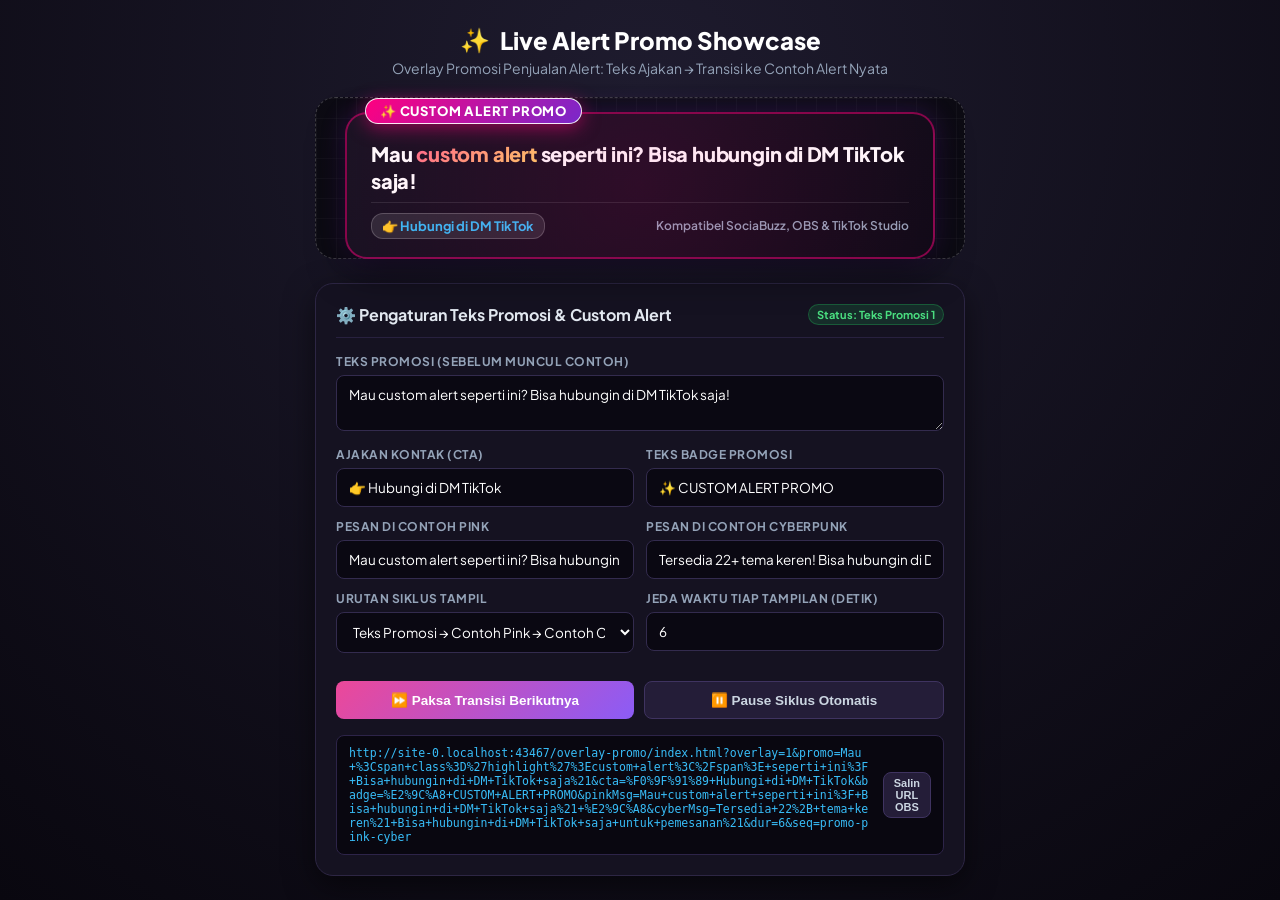
<file: overlay-promo/index.html>
<!DOCTYPE html>
<html lang="id">
<head>
  <meta charset="UTF-8">
  <meta name="viewport" content="width=device-width, initial-scale=1.0">
  <title>Promo Showcase & Custom Alert — OBS & TikTok Live Studio</title>
  
  <!-- Font Resmi -->
  <link rel="preconnect" href="https://fonts.googleapis.com">
  <link rel="preconnect" href="https://fonts.gstatic.com" crossorigin>
  <link href="https://fonts.googleapis.com/css2?family=Itim&family=Orbitron:wght@700;900&family=Plus+Jakarta+Sans:wght@500;600;700;800&family=Quicksand:wght@600;700;800&family=Rajdhani:wght@600;700&family=Share+Tech+Mono&display=swap" rel="stylesheet">

  <style>
    /* ==========================================================
       1. RESET & BASE OVERLAY SYSTEM
       ========================================================== */
    * {
      box-sizing: border-box;
      margin: 0;
      padding: 0;
    }

    html, body {
      width: 100%;
      height: 100%;
      background: transparent;
      overflow: hidden;
      font-family: 'Plus Jakarta Sans', -apple-system, sans-serif;
      -webkit-font-smoothing: antialiased;
    }

    /* Tampilan Browser Pengujian (Mati otomatis saat mode ?overlay=1) */
    body.preview-mode {
      background: radial-gradient(circle at 50% 10%, #1e1b2e 0%, #09070f 100%);
      color: #f8fafc;
      display: flex;
      flex-direction: column;
      align-items: center;
      padding: 24px 16px;
      overflow-y: auto;
    }

    .preview-header {
      text-align: center;
      margin-bottom: 20px;
    }

    .preview-header h1 {
      font-size: 24px;
      font-weight: 800;
      color: #ffffff;
      display: flex;
      align-items: center;
      justify-content: center;
      gap: 10px;
    }

    .preview-header p {
      font-size: 14px;
      color: #94a3b8;
      margin-top: 4px;
    }

    /* Container Browser Source untuk OBS & TikTok Studio */
    .overlay-stage {
      width: 100%;
      max-width: 650px;
      height: 250px;
      display: flex;
      align-items: center;
      justify-content: center;
      position: relative;
    }

    body.preview-mode .overlay-stage {
      background: rgba(0, 0, 0, 0.45);
      border: 1px dashed rgba(255, 255, 255, 0.2);
      border-radius: 20px;
      padding: 15px;
      margin-bottom: 24px;
      background-image: 
        linear-gradient(rgba(255, 255, 255, 0.03) 1px, transparent 1px),
        linear-gradient(90deg, rgba(255, 255, 255, 0.03) 1px, transparent 1px);
      background-size: 20px 20px;
    }

    /* ==========================================================
       2. TRANSISI STAGE ANIMATION (ENTER & EXIT 60 FPS)
       ========================================================== */
    .stage-item {
      position: absolute;
      width: 100%;
      display: none;
      opacity: 0;
      transform: translateY(25px) scale(0.96);
      transition: opacity 0.5s cubic-bezier(0.16, 1, 0.3, 1), transform 0.5s cubic-bezier(0.16, 1, 0.3, 1);
    }

    .stage-item.active {
      display: block;
      opacity: 1;
      transform: translateY(0) scale(1);
    }

    .stage-item.exit {
      opacity: 0;
      transform: translateY(-20px) scale(0.96);
    }

    /* ==========================================================
       3. KOMPONEN TEKS PROMOSI (CALLOUT BANNER)
       ========================================================== */
    .promo-box-wrapper {
      position: relative;
      width: 100%;
      max-width: 590px;
      margin: 0 auto;
      padding-top: 14px;
    }

    .promo-badge-top {
      position: absolute;
      top: 0px;
      left: 20px;
      z-index: 20;
      display: inline-flex;
      align-items: center;
      gap: 6px;
      background: linear-gradient(135deg, #FF007F 0%, #7928CA 100%);
      color: #FFFFFF;
      font-size: 13px;
      font-weight: 800;
      letter-spacing: 0.8px;
      padding: 4px 14px;
      border-radius: 30px;
      box-shadow: 0 4px 18px rgba(255, 0, 127, 0.5);
      border: 1.5px solid rgba(255, 255, 255, 0.9);
      text-transform: uppercase;
      animation: badgeGlow 2s infinite alternate ease-in-out;
    }

    .promo-card-main {
      background: linear-gradient(135deg, rgba(24, 20, 36, 0.96) 0%, rgba(13, 10, 22, 0.96) 100%);
      border: 2px solid rgba(255, 0, 127, 0.5);
      border-radius: 22px;
      box-shadow: 
        0 14px 35px rgba(0, 0, 0, 0.6),
        0 0 25px rgba(121, 40, 202, 0.3);
      padding: 22px 24px 18px;
      position: relative;
      overflow: hidden;
    }

    .promo-card-main::before {
      content: '';
      position: absolute;
      top: -50%;
      left: -50%;
      width: 200%;
      height: 200%;
      background: radial-gradient(circle, rgba(255, 0, 127, 0.12) 0%, transparent 60%);
      pointer-events: none;
    }

    .promo-main-text {
      font-size: 20px;
      font-weight: 800;
      color: #FFFFFF;
      line-height: 1.35;
      margin-top: 4px;
      margin-bottom: 8px;
      letter-spacing: -0.01em;
    }

    .promo-main-text span.highlight {
      background: linear-gradient(135deg, #FF6B8B 0%, #FFD166 100%);
      -webkit-background-clip: text;
      -webkit-text-fill-color: transparent;
    }

    .promo-footer-row {
      display: flex;
      align-items: center;
      justify-content: space-between;
      border-top: 1px solid rgba(255, 255, 255, 0.1);
      padding-top: 10px;
      margin-top: 6px;
    }

    .promo-cta-action {
      display: inline-flex;
      align-items: center;
      gap: 6px;
      background: rgba(255, 255, 255, 0.1);
      border: 1px solid rgba(255, 255, 255, 0.2);
      border-radius: 12px;
      padding: 4px 10px;
      font-size: 13px;
      font-weight: 700;
      color: #38BDF8;
    }

    .promo-tag-sub {
      font-size: 12px;
      font-weight: 600;
      color: #94A3B8;
    }

    @keyframes badgeGlow {
      0% { transform: translateY(0); filter: brightness(1); }
      100% { transform: translateY(-2px); filter: brightness(1.2); }
    }

    /* ==========================================================
       4. CONTOH 1: TEMA PINK (SAKURA PASTEL KAWAII)
       ========================================================== */
    .sakura-wrapper {
      position: relative;
      width: 100%;
      max-width: 580px;
      margin: 0 auto;
      padding-top: 14px;
      font-family: 'Quicksand', sans-serif;
    }

    .sakura-badge-tag {
      position: absolute;
      top: 0px;
      left: 18px;
      z-index: 25;
      display: flex;
      align-items: center;
      gap: 6px;
      background: linear-gradient(135deg, #FF6B8B 0%, #FF8E9E 100%);
      color: #FFFFFF;
      padding: 5px 14px 5px 10px;
      border-radius: 20px;
      box-shadow: 0 4px 15px rgba(255, 107, 139, 0.45);
      border: 2px solid #FFFFFF;
      transform: rotate(-3deg);
      font-family: 'Itim', cursive, sans-serif;
      font-size: 16px;
      font-weight: 700;
    }

    .sakura-sample-flag {
      position: absolute;
      top: 2px;
      right: 20px;
      z-index: 25;
      background: rgba(255, 51, 102, 0.9);
      color: #FFFFFF;
      font-size: 11px;
      font-weight: 800;
      padding: 3px 10px;
      border-radius: 10px;
      letter-spacing: 0.5px;
      text-transform: uppercase;
      box-shadow: 0 2px 8px rgba(0,0,0,0.15);
    }

    .sakura-petal {
      position: absolute;
      font-size: 18px;
      z-index: 20;
      pointer-events: none;
      animation: floatPetal 3.5s infinite alternate ease-in-out;
    }
    .sp-1 { top: 12px; right: 55px; }
    .sp-2 { bottom: 6px; left: 60px; animation-delay: 1s; }

    .sakura-card {
      background: linear-gradient(135deg, #FFF5F7 0%, #FFEBF0 50%, #FFE1EB 100%);
      border: 3px solid #FF8E9E;
      border-radius: 26px;
      box-shadow: 
        0 14px 35px rgba(255, 107, 139, 0.28),
        0 0 0 1px rgba(255, 255, 255, 0.8) inset;
      padding: 22px 26px 18px;
      position: relative;
      overflow: hidden;
    }

    .sakura-header {
      display: flex;
      align-items: baseline;
      gap: 10px;
      margin-top: 4px;
      margin-bottom: 8px;
    }

    .sakura-amount {
      font-size: 26px;
      font-weight: 800;
      color: #FF3366;
      text-shadow: 0 2px 8px rgba(255, 51, 102, 0.25);
    }

    .sakura-from {
      font-size: 15px;
      font-weight: 600;
      color: #8C6D78;
    }

    .sakura-supporter {
      font-size: 18px;
      font-weight: 700;
      color: #9D72FF;
    }

    .sakura-message {
      background: rgba(255, 255, 255, 0.85);
      border: 1.5px dashed rgba(255, 107, 139, 0.4);
      border-radius: 16px;
      padding: 9px 14px;
      display: flex;
      align-items: center;
      gap: 10px;
    }

    .sakura-message .msg-icon { font-size: 18px; }
    .sakura-message .msg-text { font-size: 14.5px; font-weight: 700; color: #4A2834; line-height: 1.4; }

    @keyframes floatPetal {
      0% { transform: translateY(0) rotate(0deg); }
      100% { transform: translateY(-8px) rotate(20deg); }
    }

    /* ==========================================================
       5. CONTOH 2: TEMA CYBERPUNK (MECHA HUD FUTURISTIC)
       ========================================================== */
    .cyber-wrapper {
      position: relative;
      width: 100%;
      max-width: 590px;
      margin: 0 auto;
      padding-top: 14px;
      font-family: 'Rajdhani', sans-serif;
    }

    .cyber-badge-tag {
      position: absolute;
      top: 0px;
      left: 18px;
      z-index: 25;
      display: flex;
      align-items: center;
      gap: 6px;
      background: #FCEE0A;
      color: #0A0E17;
      padding: 4px 12px;
      clip-path: polygon(0 0, calc(100% - 10px) 0, 100% 100%, 0 100%);
      font-family: 'Orbitron', sans-serif;
      font-size: 11px;
      font-weight: 900;
      letter-spacing: 1.2px;
      box-shadow: 0 0 16px rgba(252, 238, 10, 0.6);
    }

    .cyber-sample-flag {
      position: absolute;
      top: 0px;
      right: 18px;
      z-index: 25;
      background: #00F0FF;
      color: #0A0E17;
      font-family: 'Share Tech Mono', monospace;
      font-size: 11px;
      font-weight: 800;
      padding: 3px 8px;
      letter-spacing: 1px;
      box-shadow: 0 0 10px rgba(0, 240, 255, 0.5);
    }

    .cyber-card {
      background: #0A0E17;
      border: 2px solid #00F0FF;
      clip-path: polygon(
        0 14px, 14px 0, 
        calc(100% - 14px) 0, 100% 14px, 
        100% calc(100% - 14px), calc(100% - 14px) 100%, 
        14px 100%, 0 calc(100% - 14px)
      );
      box-shadow: 
        0 0 25px rgba(0, 240, 255, 0.35),
        0 0 0 1px #FCEE0A inset;
      padding: 22px 24px 18px;
      position: relative;
      overflow: hidden;
    }

    .cyber-card::before {
      content: '';
      position: absolute;
      top: 0; left: -100%; width: 100%; height: 100%;
      background: linear-gradient(90deg, transparent, rgba(0, 240, 255, 0.2), transparent);
      animation: cyberLaser 3s linear infinite;
    }

    .cyber-header {
      display: flex;
      align-items: baseline;
      gap: 12px;
      margin-top: 4px;
      margin-bottom: 8px;
    }

    .cyber-amount {
      font-family: 'Orbitron', sans-serif;
      font-size: 24px;
      font-weight: 900;
      color: #FCEE0A;
      text-shadow: 0 0 12px rgba(252, 238, 10, 0.5);
    }

    .cyber-from {
      font-size: 14px;
      font-weight: 600;
      color: #88A0C0;
    }

    .cyber-supporter {
      font-size: 18px;
      font-weight: 700;
      color: #00F0FF;
      letter-spacing: 1px;
    }

    .cyber-message {
      background: rgba(0, 240, 255, 0.06);
      border-left: 3px solid #FF003C;
      border-right: 1px solid rgba(0, 240, 255, 0.2);
      padding: 8px 12px;
      display: flex;
      align-items: center;
      gap: 10px;
      font-family: 'Share Tech Mono', monospace;
    }

    .cyber-message .msg-icon { color: #FF003C; font-size: 16px; }
    .cyber-message .msg-text { font-size: 13.5px; color: #E6F1FF; line-height: 1.4; }

    @keyframes cyberLaser {
      0% { left: -100%; }
      50%, 100% { left: 100%; }
    }

    /* ==========================================================
       6. PANEL KONTROL SIMULATOR & PENGATURAN CUSTOM
       ========================================================== */
    .control-panel {
      width: 100%;
      max-width: 650px;
      background: #151221;
      border: 1px solid #2d2644;
      border-radius: 18px;
      padding: 20px;
      box-shadow: 0 10px 30px rgba(0, 0, 0, 0.5);
    }

    .control-header {
      display: flex;
      justify-content: space-between;
      align-items: center;
      margin-bottom: 16px;
      border-bottom: 1px solid #28213f;
      padding-bottom: 12px;
    }

    .control-header h3 {
      font-size: 16px;
      font-weight: 700;
      color: #e2e8f0;
      display: flex;
      align-items: center;
      gap: 8px;
    }

    .status-pill {
      font-size: 11px;
      font-weight: 700;
      background: rgba(34, 197, 94, 0.15);
      color: #4ade80;
      border: 1px solid rgba(34, 197, 94, 0.3);
      padding: 3px 8px;
      border-radius: 12px;
    }

    .control-group {
      margin-bottom: 12px;
    }

    .control-label {
      display: block;
      font-size: 12px;
      font-weight: 700;
      color: #94a3b8;
      margin-bottom: 6px;
      text-transform: uppercase;
      letter-spacing: 0.5px;
    }

    .control-input, .control-textarea {
      width: 100%;
      background: #0a0812;
      border: 1px solid #332b4e;
      border-radius: 8px;
      padding: 10px 12px;
      color: #ffffff;
      font-size: 13.5px;
      font-family: inherit;
      outline: none;
      transition: border-color 0.2s;
    }

    .control-input:focus, .control-textarea:focus {
      border-color: #ec4899;
    }

    .control-row {
      display: grid;
      grid-template-columns: 1fr 1fr;
      gap: 12px;
    }

    .btn-row {
      display: flex;
      gap: 10px;
      margin-top: 16px;
      flex-wrap: wrap;
    }

    .btn {
      flex: 1;
      padding: 10px 14px;
      border: none;
      border-radius: 8px;
      font-size: 13.5px;
      font-weight: 700;
      cursor: pointer;
      display: inline-flex;
      align-items: center;
      justify-content: center;
      gap: 6px;
      transition: opacity 0.2s, transform 0.1s;
    }

    .btn:active { transform: scale(0.97); }

    .btn-primary {
      background: linear-gradient(135deg, #ec4899 0%, #8b5cf6 100%);
      color: #ffffff;
    }

    .btn-secondary {
      background: #241d38;
      color: #cbd5e1;
      border: 1px solid #3f3360;
    }

    .copy-box {
      margin-top: 16px;
      background: #090710;
      border: 1px solid #2d2449;
      border-radius: 8px;
      padding: 10px 12px;
      display: flex;
      justify-content: space-between;
      align-items: center;
      gap: 10px;
    }

    .copy-box code {
      font-size: 11.5px;
      color: #38bdf8;
      word-break: break-all;
    }
  </style>
</head>
<body class="preview-mode">

  <!-- Header Pengujian (Hanya muncul saat dibuka di browser biasa) -->
  <header class="preview-header" id="previewHeader">
    <h1><span>✨</span> Live Alert Promo Showcase</h1>
    <p>Overlay Promosi Penjualan Alert: Teks Ajakan &rarr; Transisi ke Contoh Alert Nyata</p>
  </header>

  <!-- Panggung Utama Overlay OBS / TikTok Live Studio -->
  <main class="overlay-stage" id="overlayStage">
    
    <!-- STAGE 1: Teks Promosi (Hook CTA) -->
    <div class="stage-item" id="stagePromo">
      <div class="promo-box-wrapper">
        <div class="promo-badge-top" id="promoBadgeText">✨ CUSTOM ALERT PROMO</div>
        <div class="promo-card-main">
          <div class="promo-main-text" id="promoMainText">
            Mau <span class="highlight">custom alert</span> seperti ini? Bisa hubungin di DM TikTok saja!
          </div>
          <div class="promo-footer-row">
            <span class="promo-cta-action" id="promoCtaText">👉 Hubungi di DM TikTok</span>
            <span class="promo-tag-sub">Kompatibel SociaBuzz, OBS &amp; TikTok Studio</span>
          </div>
        </div>
      </div>
    </div>

    <!-- STAGE 2: Contoh Nyata 1 (Pink Sakura Kawaii Alert) -->
    <div class="stage-item" id="stagePink">
      <div class="sakura-wrapper">
        <div class="sakura-badge-tag">🌸 Arigatou! 💖</div>
        <div class="sakura-sample-flag">Contoh: Sakura Kawaii</div>
        <div class="sakura-petal sp-1">🌸</div>
        <div class="sakura-petal sp-2">✨</div>
        <div class="sakura-card">
          <div class="sakura-header">
            <span class="sakura-amount" id="pinkAmount">xxx</span>
            <span class="sakura-from">dari</span>
            <span class="sakura-supporter" id="pinkDonor">Anya_Chan</span>
          </div>
          <div class="sakura-message">
            <span class="msg-icon">💌</span>
            <span class="msg-text" id="pinkMsg">Mau custom alert seperti ini? Bisa hubungin di DM TikTok saja! ✨</span>
          </div>
        </div>
      </div>
    </div>

    <!-- STAGE 3: Contoh Nyata 2 (Cyberpunk Mecha HUD Alert) -->
    <div class="stage-item" id="stageCyber">
      <div class="cyber-wrapper">
        <div class="cyber-badge-tag">⚡ DONATION DETECTED // SYS.OK</div>
        <div class="cyber-sample-flag">Contoh: Cyberpunk Neon</div>
        <div class="cyber-card">
          <div class="cyber-header">
            <span class="cyber-amount" id="cyberAmount">xxx</span>
            <span class="cyber-from">dari</span>
            <span class="cyber-supporter" id="cyberDonor">CyberSamurai_99</span>
          </div>
          <div class="cyber-message">
            <span class="msg-icon">&gt;</span>
            <span class="msg-text" id="cyberMsg">Tersedia 22+ tema keren! Bisa hubungin di DM TikTok saja untuk pemesanan!</span>
          </div>
        </div>
      </div>
    </div>

  </main>

  <!-- Panel Simulator Pengaturan Custom -->
  <section class="control-panel" id="controlPanel">
    <div class="control-header">
      <h3>⚙️ Pengaturan Teks Promosi &amp; Custom Alert</h3>
      <span class="status-pill" id="stageIndicator">Status: Menampilkan Promosi</span>
    </div>

    <div class="control-group">
      <label class="control-label" for="inputPromoText">Teks Promosi (Sebelum Muncul Contoh)</label>
      <textarea id="inputPromoText" class="control-textarea" rows="2">Mau custom alert seperti ini? Bisa hubungin di DM TikTok saja!</textarea>
    </div>

    <div class="control-row">
      <div class="control-group">
        <label class="control-label" for="inputCta">Ajakan Kontak (CTA)</label>
        <input type="text" id="inputCta" class="control-input" value="👉 Hubungi di DM TikTok">
      </div>
      <div class="control-group">
        <label class="control-label" for="inputPromoBadge">Teks Badge Promosi</label>
        <input type="text" id="inputPromoBadge" class="control-input" value="✨ CUSTOM ALERT PROMO">
      </div>
    </div>

    <div class="control-row">
      <div class="control-group">
        <label class="control-label" for="inputPinkMsg">Pesan di Contoh Pink</label>
        <input type="text" id="inputPinkMsg" class="control-input" value="Mau custom alert seperti ini? Bisa hubungin di DM TikTok saja! ✨">
      </div>
      <div class="control-group">
        <label class="control-label" for="inputCyberMsg">Pesan di Contoh Cyberpunk</label>
        <input type="text" id="inputCyberMsg" class="control-input" value="Tersedia 22+ tema keren! Bisa hubungin di DM TikTok saja untuk pemesanan!">
      </div>
    </div>

    <div class="control-row">
      <div class="control-group">
        <label class="control-label" for="selectSequence">Urutan Siklus Tampil</label>
        <select id="selectSequence" class="control-input">
          <option value="promo-pink-cyber">Teks Promosi &rarr; Contoh Pink &rarr; Contoh Cyberpunk</option>
          <option value="promo-pink-only">Teks Promosi &rarr; Contoh Pink Saja</option>
        </select>
      </div>
      <div class="control-group">
        <label class="control-label" for="inputDuration">Jeda Waktu Tiap Tampilan (Detik)</label>
        <input type="number" id="inputDuration" class="control-input" min="3" max="30" value="6">
      </div>
    </div>

    <div class="btn-row">
      <button type="button" class="btn btn-primary" id="btnNextStep">
        ⏩ Paksa Transisi Berikutnya
      </button>
      <button type="button" class="btn btn-secondary" id="btnToggleLoop">
        ⏸️ Pause Siklus Otomatis
      </button>
    </div>

    <div class="copy-box">
      <code id="urlPreviewCode">...</code>
      <button type="button" class="btn btn-secondary" style="padding: 4px 10px; font-size: 11px;" id="btnCopyUrl">
        Salin URL OBS
      </button>
    </div>
  </section>

  <!-- Script State Machine & URL Parser -->
  <script>
    (function () {
      'use strict';

      // 1. Elemen DOM
      const body = document.body;
      const previewHeader = document.getElementById('previewHeader');
      const controlPanel = document.getElementById('controlPanel');
      const stageIndicator = document.getElementById('stageIndicator');

      const stagePromo = document.getElementById('stagePromo');
      const stagePink = document.getElementById('stagePink');
      const stageCyber = document.getElementById('stageCyber');

      const promoBadgeText = document.getElementById('promoBadgeText');
      const promoMainText = document.getElementById('promoMainText');
      const promoCtaText = document.getElementById('promoCtaText');

      const pinkAmount = document.getElementById('pinkAmount');
      const cyberAmount = document.getElementById('cyberAmount');
      const pinkMsg = document.getElementById('pinkMsg');
      const cyberMsg = document.getElementById('cyberMsg');

      const inputPromoText = document.getElementById('inputPromoText');
      const inputCta = document.getElementById('inputCta');
      const inputPromoBadge = document.getElementById('inputPromoBadge');
      const inputPinkMsg = document.getElementById('inputPinkMsg');
      const inputCyberMsg = document.getElementById('inputCyberMsg');
      const selectSequence = document.getElementById('selectSequence');
      const inputDuration = document.getElementById('inputDuration');

      const btnNextStep = document.getElementById('btnNextStep');
      const btnToggleLoop = document.getElementById('btnToggleLoop');
      const urlPreviewCode = document.getElementById('urlPreviewCode');
      const btnCopyUrl = document.getElementById('btnCopyUrl');

      // 2. Baca URL Query Parameters (OBS / TikTok Live Studio)
      const params = new URLSearchParams(window.location.search);
      const isPureOverlay = params.get('overlay') === '1' || params.get('obs') === '1';

      if (isPureOverlay) {
        body.classList.remove('preview-mode');
        if (previewHeader) previewHeader.style.display = 'none';
        if (controlPanel) controlPanel.style.display = 'none';
      }

      // Ambil nilai kustom jika disediakan di URL
      let amountVal = params.get('amount') || "xxx";
      let promoTextVal = params.get('promo') || "Mau <span class='highlight'>custom alert</span> seperti ini? Bisa hubungin di DM TikTok saja!";
      let ctaVal = params.get('cta') || "👉 Hubungi di DM TikTok";
      let badgeVal = params.get('badge') || "✨ CUSTOM ALERT PROMO";
      let pinkMsgVal = params.get('pinkMsg') || "Mau custom alert seperti ini? Bisa hubungin di DM TikTok saja! ✨";
      let cyberMsgVal = params.get('cyberMsg') || "Tersedia 22+ tema keren! Bisa hubungin di DM TikTok saja untuk pemesanan!";
      let stepDuration = parseInt(params.get('dur'), 10) || 6;
      let sequenceMode = params.get('seq') || 'promo-pink-cyber';

      // 3. State Machine Urutan Tampil
      // Urutan default: Teks Promo -> Alert Pink -> Teks Promo -> Alert Cyberpunk -> Looping
      const sequences = {
        'promo-pink-cyber': [
          { el: stagePromo, name: 'Teks Promosi 1' },
          { el: stagePink, name: 'Contoh 1: Alert Pink' },
          { el: stagePromo, name: 'Teks Promosi 2' },
          { el: stageCyber, name: 'Contoh 2: Alert Cyberpunk' }
        ],
        'promo-pink-only': [
          { el: stagePromo, name: 'Teks Promosi' },
          { el: stagePink, name: 'Contoh: Alert Pink' }
        ]
      };

      let currentStepIndex = 0;
      let cycleTimer = null;
      let isLoopRunning = true;

      function renderTexts() {
        if (pinkAmount) pinkAmount.textContent = amountVal;
        if (cyberAmount) cyberAmount.textContent = amountVal;
        promoBadgeText.textContent = badgeVal;
        promoMainText.innerHTML = promoTextVal;
        promoCtaText.textContent = ctaVal;
        pinkMsg.textContent = pinkMsgVal;
        cyberMsg.textContent = cyberMsgVal;

        inputPromoText.value = promoTextVal.replace(/<[^>]*>?/gm, '');
        inputCta.value = ctaVal;
        inputPromoBadge.value = badgeVal;
        inputPinkMsg.value = pinkMsgVal;
        inputCyberMsg.value = cyberMsgVal;
        inputDuration.value = stepDuration;
        selectSequence.value = sequenceMode;

        updateUrlPreview();
      }

      function updateUrlPreview() {
        const base = window.location.origin + window.location.pathname;
        const p = new URLSearchParams();
        p.set('overlay', '1');
        p.set('promo', promoTextVal);
        p.set('cta', ctaVal);
        p.set('badge', badgeVal);
        p.set('pinkMsg', pinkMsgVal);
        p.set('cyberMsg', cyberMsgVal);
        p.set('dur', stepDuration);
        p.set('seq', sequenceMode);

        const fullUrl = base + '?' + p.toString();
        urlPreviewCode.textContent = fullUrl;
      }

      function showStep(index) {
        const activeSeq = sequences[sequenceMode] || sequences['promo-pink-cyber'];
        const currentItem = activeSeq[index];

        // Sembunyikan semua dengan animasi exit
        [stagePromo, stagePink, stageCyber].forEach(stage => {
          if (stage.classList.contains('active')) {
            stage.classList.remove('active');
            stage.classList.add('exit');
            setTimeout(() => {
              stage.classList.remove('exit');
              stage.style.display = 'none';
            }, 450);
          } else {
            stage.style.display = 'none';
          }
        });

        // Munculkan stage berikutnya setelah transisi
        setTimeout(() => {
          currentItem.el.style.display = 'block';
          // Trigger reflow
          void currentItem.el.offsetWidth;
          currentItem.el.classList.add('active');
          if (stageIndicator) {
            stageIndicator.textContent = 'Status: ' + currentItem.name;
          }
        }, 120);
      }

      function nextStep() {
        const activeSeq = sequences[sequenceMode] || sequences['promo-pink-cyber'];
        currentStepIndex = (currentStepIndex + 1) % activeSeq.length;
        showStep(currentStepIndex);
      }

      function startCycle() {
        if (cycleTimer) clearInterval(cycleTimer);
        cycleTimer = setInterval(() => {
          nextStep();
        }, stepDuration * 1000);
      }

      function stopCycle() {
        if (cycleTimer) {
          clearInterval(cycleTimer);
          cycleTimer = null;
        }
      }

      // Inisialisasi awal
      renderTexts();
      showStep(currentStepIndex);
      startCycle();

      // Form Listeners
      inputPromoText.addEventListener('input', (e) => {
        promoTextVal = e.target.value;
        promoMainText.textContent = promoTextVal;
        updateUrlPreview();
      });

      inputCta.addEventListener('input', (e) => {
        ctaVal = e.target.value;
        promoCtaText.textContent = ctaVal;
        updateUrlPreview();
      });

      inputPromoBadge.addEventListener('input', (e) => {
        badgeVal = e.target.value;
        promoBadgeText.textContent = badgeVal;
        updateUrlPreview();
      });

      inputPinkMsg.addEventListener('input', (e) => {
        pinkMsgVal = e.target.value;
        pinkMsg.textContent = pinkMsgVal;
        updateUrlPreview();
      });

      inputCyberMsg.addEventListener('input', (e) => {
        cyberMsgVal = e.target.value;
        cyberMsg.textContent = cyberMsgVal;
        updateUrlPreview();
      });

      selectSequence.addEventListener('change', (e) => {
        sequenceMode = e.target.value;
        currentStepIndex = 0;
        showStep(0);
        updateUrlPreview();
      });

      inputDuration.addEventListener('change', (e) => {
        stepDuration = Math.max(3, parseInt(e.target.value, 10) || 6);
        if (isLoopRunning) startCycle();
        updateUrlPreview();
      });

      btnNextStep.addEventListener('click', () => {
        nextStep();
        if (isLoopRunning) startCycle();
      });

      btnToggleLoop.addEventListener('click', () => {
        isLoopRunning = !isLoopRunning;
        if (isLoopRunning) {
          startCycle();
          btnToggleLoop.textContent = '⏸️ Pause Siklus Otomatis';
        } else {
          stopCycle();
          btnToggleLoop.textContent = '▶️ Lanjutkan Siklus Otomatis';
        }
      });

      btnCopyUrl.addEventListener('click', () => {
        navigator.clipboard.writeText(urlPreviewCode.textContent).then(() => {
          const prev = btnCopyUrl.textContent;
          btnCopyUrl.textContent = 'Tersalin! ✅';
          setTimeout(() => { btnCopyUrl.textContent = prev; }, 1800);
        });
      });

    })();
  </script>
</body>
</html>
</file>
<file: catalog.css>
/* ==========================================================
   STREAM ALERT STUDIO - DESIGN SYSTEM STYLESHEET
   Anti-Slop Modern Frontend for SociaBuzz, OBS Studio & TikTok Live Studio
   Built with precision typography, responsive rhythm & micro-interactions
   ========================================================== */

:root {
  /* Surface & Base Colors */
  --bg-base: #06080d;
  --bg-elevated: #0b0f17;
  --bg-surface: #101622;
  --bg-card: rgba(16, 23, 36, 0.85);
  --bg-card-hover: rgba(22, 32, 50, 0.95);
  --bg-glass: rgba(255, 255, 255, 0.03);

  /* Borders & Dividers */
  --border-subtle: rgba(255, 255, 255, 0.08);
  --border-medium: rgba(255, 255, 255, 0.15);
  --border-strong: rgba(255, 255, 255, 0.25);
  --border-glow: rgba(0, 245, 155, 0.4);

  /* Typography Colors */
  --text-primary: #F8FAFC;
  --text-secondary: #94A3B8;
  --text-muted: #64748B;
  --text-inverse: #06080D;

  /* Accent & Brand Colors */
  --accent-primary: #00F59B;
  --accent-primary-hover: #1effaa;
  --accent-primary-glow: rgba(0, 245, 155, 0.25);
  --accent-cyan: #00D2FF;
  --accent-violet: #8B5CF6;
  --accent-rose: #FF4655;
  --accent-amber: #F59E0B;

  /* Platform Identity */
  --brand-tiktok: #FE2C55;
  --brand-tiktok-cyan: #25F4EE;
  --brand-obs: #7075FF;
  --brand-sociabuzz: #FF7300;
  --brand-discord: #5865F2;
  --brand-whatsapp: #25D366;

  /* Typography Scale */
  --font-main: 'Plus Jakarta Sans', system-ui, -apple-system, sans-serif;
  --font-mono: 'Geist Mono', 'JetBrains Mono', ui-monospace, monospace;

  /* Radii & Shadows */
  --radius-xl: 20px;
  --radius-lg: 14px;
  --radius-md: 10px;
  --radius-sm: 6px;
  --radius-full: 9999px;

  --shadow-sm: 0 2px 8px rgba(0, 0, 0, 0.4);
  --shadow-md: 0 8px 24px rgba(0, 0, 0, 0.55);
  --shadow-lg: 0 16px 48px rgba(0, 0, 0, 0.7);
  --shadow-glow: 0 0 30px rgba(0, 245, 155, 0.2);

  --ease-spring: cubic-bezier(0.16, 1, 0.3, 1);
  --transition-fast: all 0.18s var(--ease-spring);
  --transition-normal: all 0.28s var(--ease-spring);
}

/* Base Reset */
*, *::before, *::after {
  box-sizing: border-box;
  margin: 0;
  padding: 0;
}

html {
  scroll-behavior: smooth;
  font-size: 16px;
  color-scheme: dark;
}

body {
  background-color: var(--bg-base);
  color: var(--text-primary);
  font-family: var(--font-main);
  line-height: 1.6;
  -webkit-font-smoothing: antialiased;
  -moz-osx-font-smoothing: grayscale;
  overflow-x: hidden;
  background-image:
    radial-gradient(ellipse 80% 50% at 50% -15%, rgba(0, 245, 155, 0.07), transparent 60%),
    radial-gradient(ellipse 60% 40% at 90% 20%, rgba(0, 210, 255, 0.05), transparent 50%),
    radial-gradient(circle at 10% 80%, rgba(139, 92, 246, 0.04), transparent 40%);
  background-attachment: fixed;
}

/* Accessibility Skip Link */
.skip-link {
  position: absolute;
  top: -100px;
  left: 16px;
  background: var(--accent-primary);
  color: var(--text-inverse);
  padding: 10px 18px;
  border-radius: var(--radius-sm);
  font-weight: 700;
  font-size: 14px;
  z-index: 9999;
  text-decoration: none;
  transition: top 0.2s;
}

.skip-link:focus {
  top: 16px;
}

/* Grid & Layout System */
.container {
  width: 100%;
  max-width: 1240px;
  margin: 0 auto;
  padding: 0 24px;
}

/* Announcement Top Bar */
.announcement-bar {
  background: linear-gradient(90deg, rgba(16, 23, 36, 0.95), rgba(24, 34, 53, 0.95), rgba(16, 23, 36, 0.95));
  border-bottom: 1px solid var(--border-subtle);
  padding: 10px 20px;
  font-size: 13px;
  font-weight: 500;
  color: var(--text-secondary);
}

.announcement-content {
  display: flex;
  align-items: center;
  justify-content: center;
  gap: 12px;
  flex-wrap: wrap;
}

.announcement-badge {
  display: inline-flex;
  align-items: center;
  gap: 6px;
  background: rgba(0, 245, 155, 0.12);
  color: var(--accent-primary);
  border: 1px solid rgba(0, 245, 155, 0.3);
  padding: 2px 10px;
  border-radius: var(--radius-full);
  font-size: 11px;
  font-weight: 700;
  text-transform: uppercase;
  letter-spacing: 0.5px;
}

.announcement-dot {
  width: 6px;
  height: 6px;
  border-radius: 50%;
  background: var(--accent-primary);
  box-shadow: 0 0 8px var(--accent-primary);
}

/* Header & Navigation */
.navbar {
  position: sticky;
  top: 0;
  z-index: 1000;
  background: rgba(6, 8, 13, 0.88);
  backdrop-filter: blur(16px);
  -webkit-backdrop-filter: blur(16px);
  border-bottom: 1px solid var(--border-subtle);
  padding: 16px 0;
}

.nav-content {
  display: flex;
  align-items: center;
  justify-content: space-between;
}

.brand-link {
  display: inline-flex;
  align-items: center;
  gap: 10px;
  text-decoration: none;
  color: var(--text-primary);
}

.brand-icon {
  width: 36px;
  height: 36px;
  border-radius: var(--radius-md);
  background: linear-gradient(135deg, rgba(0, 245, 155, 0.2), rgba(0, 210, 255, 0.2));
  border: 1px solid rgba(0, 245, 155, 0.4);
  display: flex;
  align-items: center;
  justify-content: center;
  color: var(--accent-primary);
}

.brand-title {
  font-size: 19px;
  font-weight: 800;
  letter-spacing: -0.4px;
}

.brand-title .accent {
  color: var(--accent-primary);
}

.nav-links {
  display: flex;
  align-items: center;
  gap: 28px;
}

.nav-links a:not(.btn) {
  text-decoration: none;
  color: var(--text-secondary);
  font-size: 14px;
  font-weight: 600;
  transition: var(--transition-fast);
}

.nav-links a:not(.btn):hover {
  color: var(--text-primary);
}

/* Buttons System */
.btn {
  display: inline-flex;
  align-items: center;
  justify-content: center;
  gap: 9px;
  text-decoration: none;
  font-weight: 700;
  font-size: 14px;
  padding: 10px 20px;
  border-radius: var(--radius-md);
  border: 1px solid transparent;
  cursor: pointer;
  transition: var(--transition-normal);
  line-height: 1.3;
}

.btn:active {
  transform: scale(0.98);
}

.btn-primary {
  background: var(--accent-primary);
  color: var(--text-inverse);
  box-shadow: 0 4px 18px var(--accent-primary-glow);
}

.btn-primary:hover {
  background: var(--accent-primary-hover);
  transform: translateY(-2px);
  box-shadow: 0 8px 24px rgba(0, 245, 155, 0.35);
}

.btn-secondary {
  background: rgba(255, 255, 255, 0.06);
  color: var(--text-primary);
  border-color: var(--border-medium);
}

.btn-secondary:hover {
  background: rgba(255, 255, 255, 0.12);
  border-color: var(--border-strong);
  transform: translateY(-2px);
}

.btn-outline {
  background: rgba(255, 255, 255, 0.03);
  color: var(--text-secondary);
  border-color: var(--border-subtle);
  font-size: 13px;
  padding: 8px 16px;
}

.btn-outline:hover {
  background: rgba(0, 245, 155, 0.08);
  border-color: var(--accent-primary);
  color: var(--accent-primary);
}

.btn-lg {
  padding: 14px 26px;
  font-size: 15px;
  border-radius: var(--radius-lg);
}

.btn-sm {
  padding: 8px 16px;
  font-size: 13px;
  border-radius: var(--radius-sm);
}

.btn-whatsapp {
  background: var(--brand-whatsapp);
  color: #FFFFFF;
  box-shadow: 0 6px 20px rgba(37, 211, 102, 0.3);
}

.btn-whatsapp:hover {
  background: #2fe471;
  transform: translateY(-2px);
  box-shadow: 0 8px 26px rgba(37, 211, 102, 0.45);
}

.btn-discord {
  background: var(--brand-discord);
  color: #FFFFFF;
  box-shadow: 0 6px 20px rgba(88, 101, 242, 0.3);
}

.btn-discord:hover {
  background: #6e7aff;
  transform: translateY(-2px);
  box-shadow: 0 8px 26px rgba(88, 101, 242, 0.45);
}

/* Hero Section */
.hero-section {
  padding: 68px 0 56px;
  position: relative;
}

.hero-grid {
  display: grid;
  grid-template-columns: 1.05fr 0.95fr;
  gap: 48px;
  align-items: center;
}

.hero-left {
  display: flex;
  flex-direction: column;
  gap: 20px;
}

.hero-pill {
  display: inline-flex;
  align-items: center;
  gap: 10px;
  background: rgba(16, 23, 36, 0.8);
  border: 1px solid var(--border-medium);
  padding: 6px 14px;
  border-radius: var(--radius-full);
  width: fit-content;
  font-size: 12px;
  font-weight: 700;
  color: var(--text-secondary);
}

.hero-pill-badge {
  background: linear-gradient(135deg, var(--accent-primary), var(--accent-cyan));
  color: var(--text-inverse);
  padding: 2px 8px;
  border-radius: var(--radius-full);
  font-size: 11px;
  font-weight: 800;
}

.hero-title {
  font-size: 44px;
  line-height: 1.15;
  font-weight: 800;
  letter-spacing: -1.2px;
  color: var(--text-primary);
}

.gradient-headline {
  background: linear-gradient(135deg, #FFFFFF 20%, #94A3B8 50%, var(--accent-primary) 100%);
  -webkit-background-clip: text;
  -webkit-text-fill-color: transparent;
}

.hero-platforms-bar {
  display: flex;
  align-items: center;
  gap: 12px;
  flex-wrap: wrap;
  padding: 4px 0;
}

.platform-chip {
  display: inline-flex;
  align-items: center;
  gap: 7px;
  background: rgba(255, 255, 255, 0.04);
  border: 1px solid var(--border-subtle);
  border-radius: var(--radius-full);
  padding: 5px 12px;
  font-size: 12px;
  font-weight: 600;
  color: var(--text-secondary);
}

.platform-chip svg {
  width: 15px;
  height: 15px;
  flex-shrink: 0;
}

.platform-chip.chip-obs {
  border-color: rgba(112, 117, 255, 0.3);
  color: #CBD5E1;
}

.platform-chip.chip-tiktok {
  border-color: rgba(254, 44, 85, 0.35);
  color: #CBD5E1;
}

.platform-chip.chip-sociabuzz {
  border-color: rgba(255, 115, 0, 0.35);
  color: #CBD5E1;
}

.hero-description {
  font-size: 16px;
  line-height: 1.65;
  color: var(--text-secondary);
  max-width: 580px;
}

.hero-cta-group {
  display: flex;
  align-items: center;
  gap: 14px;
  flex-wrap: wrap;
  margin-top: 8px;
}

/* Hero Right: Live Alert Interactive Simulator Showcase */
.hero-stage-card {
  background: var(--bg-surface);
  border: 1px solid var(--border-medium);
  border-radius: var(--radius-xl);
  overflow: visible;
  box-shadow: var(--shadow-lg), 0 0 40px rgba(0, 0, 0, 0.5);
  display: flex;
  flex-direction: column;
}

.stage-card-header {
  display: flex;
  align-items: center;
  justify-content: space-between;
  padding: 14px 18px;
  background: rgba(255, 255, 255, 0.02);
  border-bottom: 1px solid var(--border-subtle);
  border-radius: var(--radius-xl) var(--radius-xl) 0 0;
}

.stage-window-dots {
  display: flex;
  align-items: center;
  gap: 6px;
}

.stage-dot {
  width: 10px;
  height: 10px;
  border-radius: 50%;
  background: rgba(255, 255, 255, 0.15);
}

.stage-dot.red { background: #FF5F56; }
.stage-dot.yellow { background: #FFBD2E; }
.stage-dot.green { background: #27C93F; }

.stage-window-title {
  font-family: var(--font-mono);
  font-size: 11px;
  color: var(--text-muted);
  letter-spacing: 0.5px;
}

.stage-live-badge {
  display: inline-flex;
  align-items: center;
  gap: 5px;
  background: rgba(0, 245, 155, 0.12);
  color: var(--accent-primary);
  border: 1px solid rgba(0, 245, 155, 0.3);
  padding: 2px 8px;
  border-radius: var(--radius-full);
  font-size: 10px;
  font-weight: 700;
  text-transform: uppercase;
}

.stage-card-body {
  padding: 28px 16px;
  min-height: 250px;
  display: flex;
  align-items: center;
  justify-content: center;
  background: radial-gradient(circle at 50% 50%, rgba(18, 25, 40, 0.7), rgba(8, 11, 18, 0.98));
  position: relative;
  overflow: hidden;
  background-image: 
    linear-gradient(rgba(255, 255, 255, 0.03) 1px, transparent 1px),
    linear-gradient(90deg, rgba(255, 255, 255, 0.03) 1px, transparent 1px);
  background-size: 20px 20px;
}

.hero-alert-viewport {
  width: 100%;
  display: flex;
  justify-content: center;
  align-items: center;
}

/* Live Alert Preview inside Hero */
.hero-live-alert {
  position: relative;
  width: 100%;
  max-width: 580px;
  transition: var(--transition-normal);
  display: flex;
  justify-content: center;
}

.hero-live-alert.animating {
  animation: heroAlertPopAnim 0.6s var(--ease-spring);
}

@keyframes heroAlertPopAnim {
  0% { transform: scale(0.9) translateY(12px); opacity: 0.4; }
  60% { transform: scale(1.03) translateY(-2px); opacity: 1; }
  100% { transform: scale(1) translateY(0); opacity: 1; }
}

.stage-card-footer {
  padding: 14px 18px;
  background: rgba(6, 8, 13, 0.85);
  border-top: 1px solid var(--border-subtle);
  border-radius: 0 0 var(--radius-xl) var(--radius-xl);
  display: flex;
  align-items: center;
  justify-content: space-between;
  gap: 14px;
  flex-wrap: wrap;
  position: relative;
}

.stage-theme-selector {
  display: flex;
  align-items: center;
  gap: 10px;
}

.stage-select-label {
  font-size: 11px;
  font-weight: 800;
  color: var(--accent-primary);
  text-transform: uppercase;
  letter-spacing: 0.5px;
}

/* Custom Dropdown UI */
.custom-dropdown {
  position: relative;
  display: inline-block;
}

.dropdown-trigger {
  display: inline-flex;
  align-items: center;
  gap: 10px;
  background-color: #0b111e;
  border: 1.5px solid rgba(0, 245, 155, 0.45);
  border-radius: 10px;
  padding: 8px 16px;
  color: #00F59B;
  font-family: var(--font-main);
  font-size: 13px;
  font-weight: 700;
  cursor: pointer;
  transition: var(--transition-fast);
  box-shadow: 0 4px 14px rgba(0, 0, 0, 0.5);
  user-select: none;
}

.dropdown-trigger:hover {
  border-color: #00F59B;
  box-shadow: 0 0 16px rgba(0, 245, 155, 0.3);
  transform: translateY(-1px);
}

.dropdown-trigger:focus-visible {
  outline: 2px solid #00F59B;
  outline-offset: 2px;
}

.dropdown-theme-dot {
  width: 9px;
  height: 9px;
  border-radius: 50%;
  background: #FF7300;
  box-shadow: 0 0 8px currentColor;
  flex-shrink: 0;
}

.dropdown-selected-text {
  color: #00F59B;
  font-weight: 700;
  letter-spacing: -0.2px;
}

.dropdown-chevron {
  color: #00F59B;
  transition: transform 0.25s var(--ease-spring);
  margin-left: 4px;
}

.custom-dropdown.open .dropdown-chevron {
  transform: rotate(180deg);
}

.dropdown-menu {
  position: absolute;
  top: calc(100% + 8px);
  left: 0;
  z-index: 1000;
  width: 290px;
  max-height: 380px;
  overflow-y: auto;
  background: #0b111e;
  border: 1.5px solid rgba(0, 245, 155, 0.4);
  border-radius: 12px;
  box-shadow: 0 16px 36px rgba(0, 0, 0, 0.85), 0 0 25px rgba(0, 245, 155, 0.15);
  padding: 6px;
  display: none;
  flex-direction: column;
  gap: 3px;
}

.custom-dropdown.open .dropdown-menu {
  display: flex;
  animation: dropdownPop 0.2s cubic-bezier(0.16, 1, 0.3, 1);
}

@keyframes dropdownPop {
  0% { opacity: 0; transform: translateY(-8px) scale(0.96); }
  100% { opacity: 1; transform: translateY(0) scale(1); }
}

.dropdown-item {
  display: flex;
  align-items: center;
  gap: 10px;
  padding: 8px 12px;
  border-radius: 8px;
  cursor: pointer;
  transition: var(--transition-fast);
  color: #CBD5E1;
  font-size: 13px;
  font-weight: 600;
}

.dropdown-item:hover {
  background: rgba(0, 245, 155, 0.12);
  color: #00F59B;
}

.dropdown-item.active {
  background: rgba(0, 245, 155, 0.18);
  color: #00F59B;
  font-weight: 700;
}

.item-badge {
  font-size: 9px;
  font-weight: 800;
  text-transform: uppercase;
  padding: 2px 7px;
  border-radius: 4px;
  letter-spacing: 0.5px;
  flex-shrink: 0;
}

.item-name {
  flex: 1;
  white-space: nowrap;
  overflow: hidden;
  text-overflow: ellipsis;
}

.item-check {
  color: #00F59B;
  font-size: 13px;
  opacity: 0;
  font-weight: 800;
}

.dropdown-item.active .item-check {
  opacity: 1;
}

.theme-pill-select {
  background-color: #0b111e;
  color: #00F59B !important;
  font-family: var(--font-main);
  font-size: 13px;
  font-weight: 700;
  padding: 8px 34px 8px 12px;
  border-radius: 10px;
  border: 1.5px solid rgba(0, 245, 155, 0.45);
  outline: none;
  cursor: pointer;
}

/* Quick Stats Bar */
.stats-strip {
  margin-top: 52px;
  display: grid;
  grid-template-columns: repeat(4, 1fr);
  gap: 20px;
  background: var(--bg-surface);
  border: 1px solid var(--border-subtle);
  border-radius: var(--radius-lg);
  padding: 24px 32px;
}

.stat-block {
  display: flex;
  flex-direction: column;
  gap: 3px;
  border-right: 1px solid var(--border-subtle);
  padding-right: 20px;
}

.stat-block:last-child {
  border-right: none;
  padding-right: 0;
}

.stat-val {
  font-size: 26px;
  font-weight: 800;
  letter-spacing: -0.5px;
  color: var(--text-primary);
}

.stat-val .highlight {
  color: var(--accent-primary);
}

.stat-desc {
  font-size: 13px;
  color: var(--text-secondary);
}

/* Section Header Commons */
.section-heading-wrap {
  text-align: center;
  max-width: 680px;
  margin: 0 auto 40px;
  display: flex;
  flex-direction: column;
  gap: 12px;
}

.section-label {
  display: inline-flex;
  align-items: center;
  justify-content: center;
  gap: 6px;
  font-size: 11px;
  font-weight: 800;
  text-transform: uppercase;
  letter-spacing: 1.2px;
  color: var(--accent-primary);
}

.section-heading {
  font-size: 32px;
  font-weight: 800;
  letter-spacing: -0.7px;
  line-height: 1.2;
}

.section-subtext {
  font-size: 15px;
  color: var(--text-secondary);
  line-height: 1.6;
}

/* Catalog Section */
.catalog-section {
  padding: 84px 0;
  background: rgba(11, 15, 23, 0.4);
  border-top: 1px solid var(--border-subtle);
  border-bottom: 1px solid var(--border-subtle);
}

/* Category Filter Tabs */
.filter-tabs {
  display: flex;
  align-items: center;
  justify-content: center;
  gap: 8px;
  flex-wrap: wrap;
  margin-bottom: 40px;
}

.tab-btn {
  background: rgba(255, 255, 255, 0.04);
  border: 1px solid var(--border-subtle);
  color: var(--text-secondary);
  font-family: var(--font-main);
  font-size: 13px;
  font-weight: 600;
  padding: 8px 16px;
  border-radius: var(--radius-full);
  cursor: pointer;
  transition: var(--transition-fast);
}

.tab-btn:hover {
  background: rgba(255, 255, 255, 0.08);
  color: var(--text-primary);
}

.tab-btn.active {
  background: var(--accent-primary);
  color: var(--text-inverse);
  border-color: var(--accent-primary);
  box-shadow: 0 4px 16px var(--accent-primary-glow);
  font-weight: 700;
}

/* Catalog Cards Grid */
.cards-grid {
  display: grid;
  grid-template-columns: repeat(auto-fill, minmax(360px, 1fr));
  gap: 28px;
}

.card {
  position: relative;
  background: var(--bg-card);
  backdrop-filter: blur(12px);
  -webkit-backdrop-filter: blur(12px);
  border: 1px solid var(--border-subtle);
  border-radius: var(--radius-xl);
  overflow: hidden;
  display: flex;
  flex-direction: column;
  transition: var(--transition-normal);
}

.card:hover {
  transform: translateY(-4px);
  border-color: var(--border-medium);
  box-shadow: var(--shadow-md), 0 0 30px rgba(0, 0, 0, 0.5);
}

.card-badge {
  position: absolute;
  top: 14px;
  right: 14px;
  z-index: 30;
  font-size: 10px;
  font-weight: 800;
  letter-spacing: 0.6px;
  text-transform: uppercase;
  padding: 4px 10px;
  border-radius: var(--radius-full);
  border: 1px solid transparent;
}

/* Badge Styles */
.badge-naruto { background: #26150B; color: #FF7300; border-color: rgba(255, 115, 0, 0.6); }
.badge-batman { background: #08090C; color: #FFE600; border-color: rgba(255, 230, 0, 0.5); }
.badge-pirate { background: #FBF2DC; color: #C92A2A; border-color: #5C3D2E; }
.badge-valorant { background: #0F1923; color: #FF4655; border-color: rgba(255, 70, 85, 0.6); }
.badge-cyber { background: #0A0E17; color: #FCEE0A; border-color: rgba(252, 238, 10, 0.6); }
.badge-kawaii { background: #FFF0F5; color: #FF3366; border-color: #FF6B8B; }
.badge-retro { background: #1A102F; color: #FFCC00; border-color: #FFCC00; }
.badge-luxury { background: #0E0E12; color: #FFDF73; border-color: #D4AF37; }
.badge-minimal { background: #0F172A; color: #00F59B; border-color: rgba(0, 245, 155, 0.6); }
.badge-esports { background: #001538; color: #3BB0D4; border-color: rgba(59, 176, 212, 0.6); }

/* Card Preview Stage */
.card-preview {
  height: 205px;
  display: flex;
  align-items: center;
  justify-content: center;
  position: relative;
  overflow: hidden;
  background: radial-gradient(circle at 50% 50%, rgba(18, 25, 40, 0.6) 0%, rgba(6, 9, 14, 0.95) 100%);
  background-image: 
    linear-gradient(rgba(255, 255, 255, 0.02) 1px, transparent 1px),
    linear-gradient(90deg, rgba(255, 255, 255, 0.02) 1px, transparent 1px);
  background-size: 16px 16px;
  border-bottom: 1px solid var(--border-subtle);
}

.card-alert-scaler {
  width: 580px;
  transform: scale(0.57);
  transform-origin: center center;
  pointer-events: none;
  flex-shrink: 0;
  display: flex;
  justify-content: center;
  align-items: center;
  transition: transform 0.25s var(--ease-spring);
}

.card:hover .card-alert-scaler {
  transform: scale(0.60);
}

/* ==========================================================
   AUTHENTIC ALERT THEME STYLES (MATCHES SIMULATOR 100%)
   ========================================================== */

/* 1. NARUTO SHINOBI */
.naruto-alert-wrapper {
  position: relative;
  width: 100%;
  max-width: 580px;
  margin: 0 auto;
  padding-top: 15px;
  font-family: 'Plus Jakarta Sans', sans-serif;
  animation: jutsuSummon 0.6s cubic-bezier(0.18, 0.89, 0.32, 1.28) forwards;
}

.naruto-badge {
  position: absolute;
  top: 0px;
  left: 18px;
  z-index: 25;
  display: flex;
  align-items: center;
  gap: 8px;
  background: linear-gradient(135deg, #FF6600 0%, #FF8C00 100%);
  color: #FFFFFF;
  border: 2px solid #FFFFFF;
  padding: 4px 14px 4px 10px;
  border-radius: 6px;
  box-shadow: 0 4px 15px rgba(255, 102, 0, 0.5);
  transform: rotate(-3deg);
  pointer-events: none;
}

.naruto-badge-img {
  width: 24px;
  height: 24px;
  object-fit: contain;
  filter: drop-shadow(0 0 4px #FF7300);
}

.naruto-badge-text {
  font-family: 'Bangers', cursive, sans-serif;
  font-size: 15px;
  letter-spacing: 1.5px;
  line-height: 1;
  text-shadow: 1px 1px 0 #000;
}

.naruto-shuriken {
  font-size: 12px;
  color: #00D2FF;
  animation: shurikenSpin 1.8s infinite linear;
}

.chakra-flame {
  position: absolute;
  pointer-events: none;
  z-index: 20;
  user-select: none;
}

.flame-1 {
  top: 12px;
  right: 50px;
  font-size: 18px;
  animation: chakraPulse 2s infinite ease-in-out;
}

.flame-2 {
  bottom: 8px;
  left: 45px;
  font-size: 16px;
  animation: chakraPulse 2.4s infinite ease-in-out 0.6s;
}

.naruto-alert-card {
  position: relative;
  background: linear-gradient(135deg, rgba(20, 16, 14, 0.98) 0%, rgba(35, 23, 16, 0.95) 50%, rgba(15, 12, 10, 0.98) 100%);
  border: 2px solid #FF7300;
  border-left: 6px solid #FF6600;
  border-right: 6px solid #00D2FF;
  border-radius: 14px;
  padding: 22px 28px;
  min-height: 105px;
  display: flex;
  align-items: center;
  justify-content: center;
  box-shadow: 0 16px 40px rgba(0, 0, 0, 0.8), 0 0 25px rgba(255, 115, 0, 0.3), inset 0 0 15px rgba(255, 115, 0, 0.1);
  overflow: hidden;
}

.naruto-watermark {
  position: absolute;
  right: 35px;
  top: 50%;
  transform: translateY(-50%);
  width: 140px;
  height: 140px;
  opacity: 0.12;
  pointer-events: none;
  z-index: 1;
}

.naruto-content {
  position: relative;
  z-index: 10;
  width: 100%;
  display: flex;
  flex-direction: column;
  align-items: center;
  justify-content: center;
  text-align: center;
}

.naruto-header {
  font-size: 24px;
  line-height: 1.25;
  margin-bottom: 6px;
  display: flex;
  flex-wrap: wrap;
  align-items: center;
  justify-content: center;
  gap: 8px;
}

.naruto-amount {
  font-family: 'Bangers', cursive, sans-serif;
  color: #FF9100;
  font-size: 26px;
  letter-spacing: 1.5px;
  text-shadow: 0 0 15px rgba(255, 145, 0, 0.7), 2px 2px 0 #000;
}

.naruto-from {
  color: #CFC7BE;
  font-weight: 700;
  font-size: 15px;
  text-transform: uppercase;
  letter-spacing: 1px;
}

.naruto-supporter {
  font-family: 'Bangers', cursive, sans-serif;
  color: #00D2FF;
  font-size: 25px;
  letter-spacing: 1px;
  text-shadow: 0 0 14px rgba(0, 210, 255, 0.6), 2px 2px 0 #000;
}

.naruto-message {
  color: #FFFFFF;
  font-size: 16px;
  font-weight: 700;
  line-height: 1.35;
  display: inline-flex;
  align-items: center;
  justify-content: center;
  gap: 8px;
  background: rgba(255, 115, 0, 0.12);
  padding: 4px 16px;
  border-radius: 8px;
  border: 1px solid rgba(255, 115, 0, 0.3);
  text-shadow: 0 1px 3px rgba(0, 0, 0, 0.8);
}

.naruto-msg-icon { font-size: 16px; }

/* 2. BATMAN THE DARK KNIGHT */
.batman-alert-wrapper {
  position: relative;
  width: 100%;
  max-width: 580px;
  margin: 0 auto;
  padding-top: 15px;
  font-family: 'Montserrat', sans-serif;
  animation: batSwoopIn 0.6s cubic-bezier(0.16, 1, 0.3, 1) forwards;
}

.batman-badge {
  position: absolute;
  top: 0px;
  left: 20px;
  z-index: 25;
  display: flex;
  align-items: center;
  gap: 8px;
  background: #FFE600;
  color: #08090C;
  padding: 4px 14px 4px 10px;
  clip-path: polygon(0 0, 100% 0, calc(100% - 10px) 100%, 0 100%);
  box-shadow: 0 4px 15px rgba(255, 230, 0, 0.5);
  pointer-events: none;
}

.batman-badge-text {
  font-family: 'Teko', sans-serif;
  font-size: 17px;
  font-weight: 700;
  letter-spacing: 2px;
  line-height: 1;
}

.bat-searchlight {
  position: absolute;
  top: -60px;
  right: 80px;
  width: 160px;
  height: 160px;
  background: radial-gradient(circle, rgba(255, 230, 0, 0.18) 0%, transparent 65%);
  border-radius: 50%;
  pointer-events: none;
  z-index: 2;
  animation: searchlightSweep 4s infinite ease-in-out;
}

.batman-alert-card {
  position: relative;
  background: linear-gradient(135deg, rgba(8, 9, 12, 0.98) 0%, rgba(18, 22, 30, 0.95) 50%, rgba(6, 7, 9, 0.98) 100%);
  border: 1.5px solid rgba(255, 230, 0, 0.5);
  border-bottom: 4px solid #FFE600;
  clip-path: polygon(0 10px, 10px 0, calc(100% - 10px) 0, 100% 10px, 100% calc(100% - 10px), calc(100% - 10px) 100%, 10px 100%, 0 calc(100% - 10px));
  padding: 22px 30px;
  min-height: 105px;
  display: flex;
  align-items: center;
  justify-content: center;
  box-shadow: 0 18px 45px rgba(0, 0, 0, 0.9), 0 0 25px rgba(255, 230, 0, 0.15);
  overflow: hidden;
}

.batman-watermark {
  position: absolute;
  right: 35px;
  top: 50%;
  transform: translateY(-50%);
  width: 150px;
  height: 90px;
  opacity: 0.1;
  pointer-events: none;
  z-index: 1;
}

.batman-content {
  position: relative;
  z-index: 10;
  width: 100%;
  display: flex;
  flex-direction: column;
  align-items: center;
  justify-content: center;
  text-align: center;
}

.batman-header {
  font-size: 26px;
  line-height: 1.25;
  margin-bottom: 4px;
  display: flex;
  flex-wrap: wrap;
  align-items: center;
  justify-content: center;
  gap: 10px;
}

.batman-amount {
  font-family: 'Teko', sans-serif;
  color: #FFE600;
  font-size: 30px;
  font-weight: 700;
  letter-spacing: 2px;
  text-shadow: 0 0 16px rgba(255, 230, 0, 0.7);
}

.batman-from {
  color: #94A3B8;
  font-size: 14px;
  text-transform: uppercase;
  letter-spacing: 1.5px;
  font-weight: 600;
}

.batman-supporter {
  font-family: 'Teko', sans-serif;
  color: #FFFFFF;
  font-size: 28px;
  font-weight: 700;
  letter-spacing: 1.5px;
  text-shadow: 0 0 12px rgba(255, 255, 255, 0.5);
}

.batman-message {
  color: #E2E8F0;
  font-size: 15px;
  font-weight: 500;
  line-height: 1.35;
  background: rgba(255, 230, 0, 0.08);
  border-left: 3px solid #FFE600;
  padding: 4px 16px;
}

/* 3. ONE PIECE PIRATE BOUNTY */
.pirate-alert-wrapper {
  position: relative;
  width: 100%;
  max-width: 580px;
  margin: 0 auto;
  padding-top: 15px;
  font-family: 'Plus Jakarta Sans', sans-serif;
  animation: pirateWantedDrop 0.65s cubic-bezier(0.18, 0.89, 0.32, 1.28) forwards;
}

.pirate-badge {
  position: absolute;
  top: 0px;
  left: 20px;
  z-index: 25;
  display: flex;
  align-items: center;
  gap: 8px;
  background: #C92A2A;
  color: #FFFFFF;
  border: 2px solid #5C3D2E;
  padding: 4px 14px 4px 10px;
  border-radius: 4px;
  box-shadow: 0 4px 15px rgba(201, 42, 42, 0.5);
  transform: rotate(-2deg);
}

.pirate-badge-text {
  font-family: 'Rye', cursive, serif;
  font-size: 13px;
  letter-spacing: 1px;
}

.pirate-star { color: #F59E0B; }

.pirate-alert-card {
  position: relative;
  background: #FBF2DC;
  border: 3px solid #5C3D2E;
  border-radius: 10px;
  padding: 22px 28px;
  min-height: 105px;
  display: flex;
  align-items: center;
  justify-content: center;
  box-shadow: 0 16px 40px rgba(0, 0, 0, 0.8), inset 0 0 20px rgba(180, 83, 9, 0.2);
  overflow: hidden;
}

.pirate-watermark {
  position: absolute;
  right: 25px;
  top: 50%;
  transform: translateY(-50%);
  width: 120px;
  height: 120px;
  opacity: 0.12;
  pointer-events: none;
  z-index: 1;
}

.pirate-content {
  position: relative;
  z-index: 10;
  width: 100%;
  display: flex;
  flex-direction: column;
  align-items: center;
  justify-content: center;
  text-align: center;
}

.pirate-header {
  font-size: 24px;
  line-height: 1.25;
  margin-bottom: 5px;
  display: flex;
  flex-wrap: wrap;
  align-items: center;
  justify-content: center;
  gap: 8px;
}

.pirate-berry {
  font-family: 'Rye', cursive, serif;
  color: #B45309;
  font-size: 24px;
  font-weight: 700;
}

.pirate-amount {
  font-family: 'Rye', cursive, serif;
  color: #C92A2A;
  font-size: 26px;
  letter-spacing: 1px;
  text-shadow: 1px 1px 0 #5C3D2E;
}

.pirate-from {
  color: #78350F;
  font-size: 14px;
  font-weight: 700;
  text-transform: uppercase;
}

.pirate-supporter {
  font-family: 'Rye', cursive, serif;
  color: #1C1917;
  font-size: 22px;
}

.pirate-message {
  color: #261E14;
  font-size: 15px;
  font-weight: 700;
  line-height: 1.35;
  background: rgba(180, 83, 9, 0.12);
  border: 1px dashed #B45309;
  padding: 4px 16px;
  border-radius: 6px;
}

/* 4. VALORANT TACTICAL AGENT */
.val-alert-wrapper {
  position: relative;
  width: 100%;
  max-width: 580px;
  margin: 0 auto;
  padding-top: 15px;
  font-family: 'Oswald', sans-serif;
  animation: valSnapIn 0.5s cubic-bezier(0.16, 1, 0.3, 1) forwards;
}

.val-badge {
  position: absolute;
  top: 0px;
  left: 20px;
  z-index: 25;
  display: flex;
  align-items: center;
  gap: 8px;
  background: #FF4655;
  color: #FFFFFF;
  padding: 4px 12px;
  font-size: 12px;
  font-weight: 700;
  letter-spacing: 1px;
  box-shadow: 0 4px 15px rgba(255, 70, 85, 0.5);
  clip-path: polygon(0 0, 100% 0, calc(100% - 8px) 100%, 0 100%);
}

.val-badge-tag {
  background: #00F5D4;
  color: #0F1923;
  padding: 1px 6px;
  font-size: 10px;
  font-weight: 800;
  border-radius: 2px;
}

.val-crosshair {
  position: absolute;
  width: 16px;
  height: 16px;
  pointer-events: none;
  z-index: 20;
}

.val-crosshair::before, .val-crosshair::after {
  content: '';
  position: absolute;
  background: #00F5D4;
}

.val-crosshair::before { width: 100%; height: 2px; top: 7px; left: 0; }
.val-crosshair::after { width: 2px; height: 100%; left: 7px; top: 0; }
.ch-top { top: 22px; right: 28px; }
.ch-bottom { bottom: 12px; left: 24px; }

.val-alert-card {
  position: relative;
  background: #0F1923;
  border: 1.5px solid #FF4655;
  border-left: 6px solid #FF4655;
  clip-path: polygon(0 12px, 12px 0, 100% 0, 100% calc(100% - 12px), calc(100% - 12px) 100%, 0 100%);
  padding: 22px 30px;
  min-height: 105px;
  display: flex;
  align-items: center;
  justify-content: center;
  box-shadow: 0 16px 40px rgba(0, 0, 0, 0.9), 0 0 20px rgba(255, 70, 85, 0.2);
  overflow: hidden;
}

.val-watermark {
  position: absolute;
  right: 35px;
  top: 50%;
  transform: translateY(-50%);
  width: 130px;
  height: 130px;
  opacity: 0.1;
  pointer-events: none;
  z-index: 1;
}

.val-content {
  position: relative;
  z-index: 10;
  width: 100%;
  display: flex;
  flex-direction: column;
  align-items: center;
  justify-content: center;
  text-align: center;
}

.val-header {
  font-size: 24px;
  line-height: 1.25;
  margin-bottom: 5px;
  display: flex;
  flex-wrap: wrap;
  align-items: center;
  justify-content: center;
  gap: 10px;
}

.val-amount {
  color: #FF4655;
  font-size: 28px;
  font-weight: 700;
  letter-spacing: 1px;
  text-shadow: 0 0 12px rgba(255, 70, 85, 0.6);
}

.val-from {
  color: #76808C;
  font-size: 14px;
  text-transform: uppercase;
  letter-spacing: 1.5px;
}

.val-supporter {
  color: #FFFFFF;
  font-size: 26px;
  font-weight: 700;
  letter-spacing: 1px;
}

.val-message {
  font-family: var(--font-mono);
  color: #ECE8E1;
  font-size: 14px;
  line-height: 1.35;
  background: rgba(255, 70, 85, 0.08);
  border-left: 2px solid #00F5D4;
  padding: 4px 16px;
}

/* 5. CYBERPUNK NEON MECHA */
.cyber-alert-wrapper {
  position: relative;
  width: 100%;
  max-width: 580px;
  margin: 0 auto;
  padding-top: 15px;
  font-family: 'Orbitron', sans-serif;
  animation: cyberGlitchIn 0.5s cubic-bezier(0.16, 1, 0.3, 1) forwards;
}

.cyber-badge {
  position: absolute;
  top: 0px;
  left: 20px;
  z-index: 25;
  display: flex;
  align-items: center;
  gap: 8px;
  background: #FCEE0A;
  color: #0A0E17;
  padding: 4px 12px;
  font-size: 11px;
  font-weight: 900;
  letter-spacing: 1px;
  box-shadow: 0 4px 15px rgba(252, 238, 10, 0.5);
}

.cyber-badge-tag {
  background: #FF003C;
  color: #FFFFFF;
  padding: 1px 6px;
  font-size: 9px;
  font-weight: 900;
}

.cyber-bracket {
  position: absolute;
  width: 14px;
  height: 14px;
  border-color: #00F0FF;
  border-style: solid;
  pointer-events: none;
  z-index: 20;
}

.bracket-tl { top: 22px; left: 10px; border-width: 2px 0 0 2px; }
.bracket-tr { top: 22px; right: 10px; border-width: 2px 2px 0 0; }
.bracket-bl { bottom: 8px; left: 10px; border-width: 0 0 2px 2px; }
.bracket-br { bottom: 8px; right: 10px; border-width: 0 2px 2px 0; }

.cyber-alert-card {
  position: relative;
  background: #0A0E17;
  border: 1.5px solid #00F0FF;
  border-left: 5px solid #FCEE0A;
  border-right: 5px solid #FF003C;
  clip-path: polygon(0 12px, 12px 0, calc(100% - 12px) 0, 100% 12px, 100% calc(100% - 12px), calc(100% - 12px) 100%, 12px 100%, 0 calc(100% - 12px));
  padding: 22px 28px;
  min-height: 105px;
  display: flex;
  align-items: center;
  justify-content: center;
  box-shadow: 0 16px 45px rgba(0, 0, 0, 0.9), 0 0 20px rgba(0, 240, 255, 0.25);
  overflow: hidden;
}

.cyber-scanline {
  position: absolute;
  left: 0;
  width: 100%;
  height: 3px;
  background: linear-gradient(90deg, transparent, #00F0FF, transparent);
  opacity: 0.6;
  pointer-events: none;
  animation: cyberScan 3s infinite linear;
}

.cyber-content {
  position: relative;
  z-index: 10;
  width: 100%;
  display: flex;
  flex-direction: column;
  align-items: center;
  justify-content: center;
  text-align: center;
}

.cyber-header {
  font-size: 22px;
  line-height: 1.25;
  margin-bottom: 5px;
  display: flex;
  flex-wrap: wrap;
  align-items: center;
  justify-content: center;
  gap: 8px;
}

.cyber-amount {
  color: #FCEE0A;
  font-size: 24px;
  font-weight: 900;
  letter-spacing: 1px;
  text-shadow: 0 0 12px rgba(252, 238, 10, 0.7);
}

.cyber-from {
  color: #8E9BAE;
  font-size: 13px;
  letter-spacing: 1.5px;
  font-weight: 700;
}

.cyber-supporter {
  color: #00F0FF;
  font-size: 22px;
  font-weight: 900;
  text-shadow: 0 0 12px rgba(0, 240, 255, 0.7);
}

.cyber-message {
  font-family: var(--font-mono);
  color: #E6F1FF;
  font-size: 14px;
  line-height: 1.35;
  background: rgba(0, 240, 255, 0.08);
  border: 1px solid rgba(0, 240, 255, 0.3);
  padding: 4px 16px;
}

/* 6. SAKURA PASTEL KAWAII */
.sakura-alert-wrapper {
  position: relative;
  width: 100%;
  max-width: 580px;
  margin: 0 auto;
  padding-top: 15px;
  font-family: 'Quicksand', sans-serif;
  animation: sakuraBouncePop 0.6s cubic-bezier(0.18, 0.89, 0.32, 1.28) forwards;
}

.sakura-badge {
  position: absolute;
  top: 0px;
  left: 22px;
  z-index: 25;
  display: flex;
  align-items: center;
  gap: 6px;
  background: #FF6B8B;
  color: #FFFFFF;
  padding: 4px 14px;
  border-radius: 20px;
  font-size: 13px;
  font-weight: 800;
  box-shadow: 0 4px 15px rgba(255, 107, 139, 0.4);
}

.sakura-petal {
  position: absolute;
  pointer-events: none;
  z-index: 20;
  font-size: 18px;
}

.petal-1 { top: 8px; right: 40px; animation: floatPetal1 3s infinite ease-in-out; }
.petal-2 { bottom: 6px; left: 35px; animation: floatPetal2 3.5s infinite ease-in-out; }

.sakura-sparkle {
  position: absolute;
  pointer-events: none;
  z-index: 20;
  font-size: 14px;
  color: #FFD166;
}

.sparkle-cute-1 { top: 12px; left: 160px; animation: sparkleBlink 2s infinite ease-in-out; }
.sparkle-cute-2 { bottom: 10px; right: 55px; animation: sparkleBlink 2.4s infinite ease-in-out 0.5s; }

.sakura-alert-card {
  position: relative;
  background: #FFF5F7;
  border: 2.5px solid #FF6B8B;
  border-radius: 26px;
  padding: 22px 28px;
  min-height: 105px;
  display: flex;
  align-items: center;
  justify-content: center;
  box-shadow: 0 16px 35px rgba(255, 107, 139, 0.25), 0 8px 20px rgba(0, 0, 0, 0.4);
  overflow: hidden;
}

.sakura-content {
  position: relative;
  z-index: 10;
  width: 100%;
  display: flex;
  flex-direction: column;
  align-items: center;
  justify-content: center;
  text-align: center;
}

.sakura-header {
  font-size: 22px;
  line-height: 1.25;
  margin-bottom: 6px;
  display: flex;
  flex-wrap: wrap;
  align-items: center;
  justify-content: center;
  gap: 8px;
}

.sakura-amount {
  color: #FF3366;
  font-size: 26px;
  font-weight: 800;
  text-shadow: 0 1px 3px rgba(255, 51, 102, 0.25);
}

.sakura-from {
  color: #8C5E6F;
  font-size: 15px;
  font-weight: 700;
}

.sakura-supporter {
  color: #9D72FF;
  font-size: 24px;
  font-weight: 800;
  text-shadow: 0 1px 3px rgba(157, 114, 255, 0.25);
}

.sakura-message {
  color: #4A2834;
  font-size: 15px;
  font-weight: 700;
  line-height: 1.35;
  background: rgba(255, 255, 255, 0.85);
  border: 1px solid rgba(255, 107, 139, 0.3);
  padding: 4px 16px;
  border-radius: 14px;
}

/* 7. PIXEL RETRO 8-BIT ARCADE */
.pixel-alert-wrapper {
  position: relative;
  width: 100%;
  max-width: 580px;
  margin: 0 auto;
  padding-top: 15px;
  font-family: 'Press Start 2P', monospace;
  animation: pixelJumpIn 0.5s steps(6) forwards;
}

.pixel-badge {
  position: absolute;
  top: 0px;
  left: 20px;
  z-index: 25;
  display: flex;
  align-items: center;
  gap: 8px;
  background: #FFCC00;
  color: #000000;
  border: 2px solid #000;
  padding: 4px 10px;
  font-size: 9px;
  box-shadow: 2px 2px 0 #000;
}

.pixel-badge-star { color: #E63946; }

.pixel-alert-card {
  position: relative;
  background: #1A102F;
  border: 3px solid #38B6FF;
  box-shadow: 4px 4px 0 #000000, 0 14px 35px rgba(0, 0, 0, 0.8);
  padding: 20px 24px;
  min-height: 105px;
  display: flex;
  align-items: center;
  justify-content: center;
  overflow: hidden;
}

.pixel-crt-lines {
  position: absolute;
  inset: 0;
  background: linear-gradient(rgba(18, 16, 16, 0) 50%, rgba(0, 0, 0, 0.4) 50%);
  background-size: 100% 4px;
  pointer-events: none;
  opacity: 0.6;
}

.pixel-content {
  position: relative;
  z-index: 10;
  width: 100%;
  display: flex;
  flex-direction: column;
  align-items: center;
  justify-content: center;
  text-align: center;
}

.pixel-header {
  font-size: 14px;
  line-height: 1.4;
  margin-bottom: 8px;
  display: flex;
  flex-wrap: wrap;
  align-items: center;
  justify-content: center;
  gap: 8px;
}

.pixel-amount { color: #FFCC00; font-size: 16px; text-shadow: 2px 2px 0 #000; }
.pixel-from { color: #FFFFFF; font-size: 11px; }
.pixel-supporter { color: #00F5D4; font-size: 14px; text-shadow: 2px 2px 0 #000; }

.pixel-message {
  font-family: var(--font-mono);
  color: #FFFFFF;
  font-size: 13px;
  line-height: 1.35;
  background: rgba(0, 0, 0, 0.5);
  border: 1px solid #F72585;
  padding: 4px 14px;
}

/* 8. ROYAL LUXURY GOLD */
.royal-alert-wrapper {
  position: relative;
  width: 100%;
  max-width: 580px;
  margin: 0 auto;
  padding-top: 15px;
  font-family: 'Cinzel', serif;
  animation: royalFadeScale 0.65s cubic-bezier(0.16, 1, 0.3, 1) forwards;
}

.royal-badge {
  position: absolute;
  top: 0px;
  left: 20px;
  z-index: 25;
  display: flex;
  align-items: center;
  gap: 8px;
  background: #1A1612;
  border: 1.5px solid #D4AF37;
  color: #D4AF37;
  padding: 4px 14px;
  font-size: 11px;
  font-weight: 800;
  letter-spacing: 1.5px;
  border-radius: 4px;
  box-shadow: 0 4px 15px rgba(212, 175, 55, 0.3);
}

.royal-sparkle {
  position: absolute;
  pointer-events: none;
  z-index: 20;
  color: #FFDF73;
  font-size: 14px;
}

.dust-1 { top: 12px; right: 45px; animation: sparkleTwinkle 2.5s infinite ease-in-out; }
.dust-2 { bottom: 10px; left: 40px; animation: sparkleTwinkle 2.8s infinite ease-in-out 0.8s; }

.royal-alert-card {
  position: relative;
  background: #0E0E12;
  border: 1.5px solid #D4AF37;
  outline: 1.5px solid rgba(212, 175, 55, 0.45);
  outline-offset: -5px;
  border-radius: 6px;
  padding: 22px 30px;
  min-height: 105px;
  display: flex;
  align-items: center;
  justify-content: center;
  box-shadow: 0 16px 45px rgba(0, 0, 0, 0.95), 0 0 25px rgba(212, 175, 55, 0.25);
  overflow: hidden;
}

.royal-corner {
  position: absolute;
  width: 8px;
  height: 8px;
  border-color: #FFDF73;
  border-style: solid;
  pointer-events: none;
  z-index: 5;
}

.c-top-left { top: 8px; left: 8px; border-width: 2px 0 0 2px; }
.c-top-right { top: 8px; right: 8px; border-width: 2px 2px 0 0; }
.c-bottom-left { bottom: 8px; left: 8px; border-width: 0 0 2px 2px; }
.c-bottom-right { bottom: 8px; right: 8px; border-width: 0 2px 2px 0; }

.royal-content {
  position: relative;
  z-index: 10;
  width: 100%;
  display: flex;
  flex-direction: column;
  align-items: center;
  justify-content: center;
  text-align: center;
}

.royal-header {
  font-size: 21px;
  line-height: 1.25;
  margin-bottom: 6px;
  display: flex;
  flex-wrap: wrap;
  align-items: center;
  justify-content: center;
  gap: 10px;
}

.royal-amount {
  font-family: 'Cinzel', serif;
  background: linear-gradient(135deg, #FFDF73 0%, #D4AF37 50%, #F5E6BE 100%);
  -webkit-background-clip: text;
  -webkit-text-fill-color: transparent;
  font-weight: 900;
  font-size: 24px;
  letter-spacing: 1px;
}

.royal-from {
  color: #A39D90;
  font-family: 'Montserrat', sans-serif;
  font-size: 13px;
  text-transform: uppercase;
  letter-spacing: 2px;
  font-weight: 600;
}

.royal-supporter {
  font-family: 'Montserrat', sans-serif;
  color: #FFFFFF;
  font-size: 22px;
  font-weight: 700;
  letter-spacing: 1px;
  text-shadow: 0 0 10px rgba(255, 255, 255, 0.4);
}

.royal-message {
  font-family: 'Montserrat', sans-serif;
  color: #E2DFD8;
  font-size: 15px;
  font-weight: 500;
  line-height: 1.35;
  font-style: italic;
}

.royal-quote { color: #D4AF37; font-size: 18px; font-weight: 800; }

/* 9. MINIMALIST MODERN GLASS */
.minimal-alert-wrapper {
  position: relative;
  width: 100%;
  max-width: 580px;
  margin: 0 auto;
  padding-top: 15px;
  font-family: 'Plus Jakarta Sans', sans-serif;
  animation: minimalFloatIn 0.6s cubic-bezier(0.16, 1, 0.3, 1) forwards;
}

.minimal-badge {
  position: absolute;
  top: 0px;
  left: 20px;
  z-index: 25;
  display: flex;
  align-items: center;
  gap: 6px;
  background: #0F172A;
  border: 1px solid rgba(255, 255, 255, 0.2);
  color: #94A3B8;
  padding: 3px 10px;
  border-radius: 12px;
  font-size: 10px;
  font-weight: 700;
  letter-spacing: 0.5px;
}

.minimal-status-dot {
  width: 6px;
  height: 6px;
  background: #00F59B;
  border-radius: 50%;
  box-shadow: 0 0 6px #00F59B;
}

.minimal-alert-card {
  position: relative;
  background: rgba(15, 23, 42, 0.92);
  backdrop-filter: blur(16px);
  -webkit-backdrop-filter: blur(16px);
  border: 1px solid rgba(255, 255, 255, 0.15);
  border-radius: 14px;
  padding: 22px 28px;
  min-height: 105px;
  display: flex;
  align-items: center;
  justify-content: center;
  box-shadow: 0 16px 40px rgba(0, 0, 0, 0.7);
  overflow: hidden;
}

.minimal-content {
  position: relative;
  z-index: 10;
  width: 100%;
  display: flex;
  flex-direction: column;
  align-items: center;
  justify-content: center;
  text-align: center;
}

.minimal-header {
  font-size: 21px;
  line-height: 1.25;
  margin-bottom: 5px;
  display: flex;
  flex-wrap: wrap;
  align-items: center;
  justify-content: center;
  gap: 8px;
}

.minimal-amount { color: #00F59B; font-size: 24px; font-weight: 800; }
.minimal-separator { color: #64748B; font-weight: 600; }
.minimal-from { color: #94A3B8; font-size: 14px; font-weight: 600; }
.minimal-supporter { color: #FFFFFF; font-size: 22px; font-weight: 700; }

.minimal-message {
  color: #CBD5E1;
  font-size: 15px;
  font-weight: 500;
  line-height: 1.35;
}

/* 10. TEAM LIQUID OFFICIAL EDITION */
.liquid-alert-wrapper {
  position: relative;
  width: 100%;
  max-width: 580px;
  margin: 0 auto;
  padding-top: 15px;
  font-family: 'DM Sans', sans-serif;
  animation: alertSlideIn 0.65s cubic-bezier(0.16, 1, 0.3, 1) forwards;
}

.liquid-badge {
  position: absolute;
  top: 0px;
  left: 14px;
  z-index: 25;
  display: flex;
  align-items: center;
  gap: 8px;
  transform: rotate(-7deg);
  pointer-events: none;
  filter: drop-shadow(0 3px 6px rgba(0,0,0,0.7));
}

.liquid-badge-img {
  width: 26px;
  height: 30px;
  object-fit: contain;
  filter: drop-shadow(0 0 6px rgba(59, 176, 212, 0.7));
}

.liquid-badge-script {
  font-family: 'Caveat', cursive, sans-serif;
  font-size: 30px;
  font-weight: 700;
  color: #FFFFFF;
  text-shadow: 0 2px 4px rgba(0,0,0,0.8), 0 0 10px rgba(255,255,255,0.4);
  line-height: 1;
}

.sparkle-liq {
  position: absolute;
  pointer-events: none;
  z-index: 15;
  background: #F7C95E;
  clip-path: polygon(50% 0%, 63% 37%, 100% 50%, 63% 63%, 50% 100%, 37% 63%, 0% 50%, 37% 37%);
  filter: drop-shadow(0 0 4px #F7C95E);
  animation: sparkleTwinkle 2.4s infinite ease-in-out;
}

.sp-1 { top: 14px; left: 160px; width: 10px; height: 10px; animation-delay: 0.2s; }
.sp-2 { top: -4px; right: 75px; width: 13px; height: 13px; animation-delay: 0.7s; }
.sp-3 { bottom: 12px; right: 130px; width: 9px; height: 9px; animation-delay: 1.2s; }

.liquid-alert-card {
  position: relative;
  background: linear-gradient(135deg, rgba(0, 21, 56, 0.96) 0%, rgba(2, 31, 80, 0.94) 55%, rgba(0, 15, 40, 0.98) 100%);
  border: 1.5px solid rgba(59, 176, 212, 0.45);
  border-radius: 20px;
  padding: 22px 30px;
  min-height: 105px;
  display: flex;
  align-items: center;
  justify-content: center;
  box-shadow: 0 16px 40px rgba(0, 0, 0, 0.75), 0 0 25px rgba(59, 176, 212, 0.25);
  overflow: hidden;
}

.liquid-watermark {
  position: absolute;
  right: 45px;
  top: 50%;
  transform: translateY(-50%);
  width: 120px;
  height: 85%;
  object-fit: contain;
  opacity: 0.12;
  pointer-events: none;
  z-index: 1;
}

.liquid-content {
  position: relative;
  z-index: 10;
  width: 100%;
  display: flex;
  flex-direction: column;
  align-items: center;
  justify-content: center;
  text-align: center;
}

.liquid-header {
  font-size: 21px;
  line-height: 1.25;
  margin-bottom: 5px;
  display: flex;
  flex-wrap: wrap;
  align-items: center;
  justify-content: center;
  gap: 8px;
}

.liquid-amount {
  color: #3BB0D4;
  font-size: 24px;
  font-weight: 800;
  text-shadow: 0 0 14px rgba(59, 176, 212, 0.6), 0 2px 4px rgba(0, 0, 0, 0.8);
}

.liquid-from {
  color: #EEEEEE;
  font-size: 15px;
  font-weight: 700;
}

.liquid-supporter {
  color: #3BB0D4;
  font-size: 24px;
  font-weight: 800;
  text-shadow: 0 0 12px rgba(59, 176, 212, 0.5), 0 2px 4px rgba(0, 0, 0, 0.8);
}

.liquid-message {
  color: #EEEEEE;
  font-size: 16px;
  font-weight: 600;
  line-height: 1.35;
  text-shadow: 0 2px 5px rgba(0, 0, 0, 0.9);
}

/* Keyframe Animations */
@keyframes jutsuSummon {
  0% { opacity: 0; transform: scale(0.6) rotate(-5deg); filter: blur(6px); }
  60% { transform: scale(1.04) rotate(2deg); filter: blur(0px); }
  100% { opacity: 1; transform: scale(1) rotate(0deg); }
}

@keyframes shurikenSpin {
  0% { transform: rotate(0deg); }
  100% { transform: rotate(360deg); }
}

@keyframes chakraPulse {
  0%, 100% { transform: scale(1); opacity: 0.7; }
  50% { transform: scale(1.25); opacity: 1; }
}

@keyframes batSwoopIn {
  0% { opacity: 0; transform: translateY(-30px) scale(0.9); }
  100% { opacity: 1; transform: translateY(0) scale(1); }
}

@keyframes searchlightSweep {
  0%, 100% { transform: scale(0.9); opacity: 0.15; }
  50% { transform: scale(1.2); opacity: 0.3; }
}

@keyframes pirateWantedDrop {
  0% { opacity: 0; transform: translateY(-25px) rotate(-3deg); }
  100% { opacity: 1; transform: translateY(0) rotate(0deg); }
}

@keyframes valSnapIn {
  0% { opacity: 0; transform: scale(0.92) skewX(-3deg); }
  100% { opacity: 1; transform: scale(1) skewX(0deg); }
}

@keyframes cyberGlitchIn {
  0% { opacity: 0; transform: scale(0.94); filter: hue-rotate(90deg); }
  50% { transform: scale(1.02); filter: hue-rotate(0deg); }
  100% { opacity: 1; transform: scale(1); }
}

@keyframes cyberScan {
  0% { top: -20px; }
  100% { top: 120%; }
}

@keyframes sakuraBouncePop {
  0% { opacity: 0; transform: scale(0.8) translateY(20px); }
  60% { transform: scale(1.04) translateY(-3px); }
  100% { opacity: 1; transform: scale(1) translateY(0); }
}

@keyframes floatPetal1 {
  0%, 100% { transform: translateY(0) rotate(0deg); }
  50% { transform: translateY(-6px) rotate(15deg); }
}

@keyframes floatPetal2 {
  0%, 100% { transform: translateY(0) rotate(0deg); }
  50% { transform: translateY(6px) rotate(-15deg); }
}

@keyframes sparkleBlink {
  0%, 100% { opacity: 0.3; transform: scale(0.8); }
  50% { opacity: 1; transform: scale(1.2); }
}

@keyframes pixelJumpIn {
  0% { opacity: 0; transform: translateY(20px); }
  100% { opacity: 1; transform: translateY(0); }
}

@keyframes royalFadeScale {
  0% { opacity: 0; transform: scale(0.92) translateY(15px); }
  100% { opacity: 1; transform: scale(1) translateY(0); }
}

@keyframes sparkleTwinkle {
  0%, 100% { opacity: 0.2; transform: scale(0.6) rotate(0deg); }
  50% { opacity: 1; transform: scale(1.2) rotate(45deg); }
}

@keyframes minimalFloatIn {
  0% { opacity: 0; transform: translateY(15px); }
  100% { opacity: 1; transform: translateY(0); }
}

@keyframes alertSlideIn {
  0% { opacity: 0; transform: translateY(20px) scale(0.96); }
  100% { opacity: 1; transform: translateY(0) scale(1); }
}

/* Card Content Body */
.card-body {
  padding: 22px;
  display: flex;
  flex-direction: column;
  flex: 1;
}

.card-title {
  font-size: 18px;
  font-weight: 800;
  letter-spacing: -0.3px;
  color: var(--text-primary);
  margin-bottom: 8px;
}

.card-desc {
  font-size: 13px;
  color: var(--text-secondary);
  line-height: 1.55;
  margin-bottom: 18px;
  flex: 1;
}

/* Specifications Box */
.spec-list {
  background: rgba(0, 0, 0, 0.28);
  border-radius: var(--radius-md);
  padding: 12px;
  display: flex;
  flex-direction: column;
  gap: 8px;
  margin-bottom: 20px;
  border: 1px solid var(--border-subtle);
}

.spec-item {
  display: flex;
  justify-content: space-between;
  align-items: center;
  font-size: 12px;
}

.spec-label {
  color: var(--text-muted);
  font-weight: 600;
}

.spec-val {
  color: var(--text-primary);
  font-weight: 700;
}

.swatches {
  display: flex;
  gap: 6px;
}

.swatch {
  width: 14px;
  height: 14px;
  border-radius: 50%;
  border: 1px solid rgba(255, 255, 255, 0.25);
  transition: transform 0.2s ease;
}

.swatch:hover {
  transform: scale(1.3);
}

.card-actions {
  display: grid;
  grid-template-columns: 1fr 1fr;
  gap: 10px;
}

/* Features Grid Section */
.features-section {
  padding: 84px 0;
}

.features-grid {
  display: grid;
  grid-template-columns: repeat(auto-fit, minmax(270px, 1fr));
  gap: 24px;
}

.feature-card {
  background: var(--bg-card);
  border: 1px solid var(--border-subtle);
  border-radius: var(--radius-xl);
  padding: 30px 24px;
  transition: var(--transition-normal);
  display: flex;
  flex-direction: column;
  gap: 14px;
}

.feature-card:hover {
  border-color: var(--border-medium);
  transform: translateY(-4px);
  box-shadow: var(--shadow-md);
}

.feature-icon-wrap {
  width: 48px;
  height: 48px;
  border-radius: var(--radius-lg);
  background: rgba(255, 255, 255, 0.04);
  border: 1px solid var(--border-subtle);
  display: flex;
  align-items: center;
  justify-content: center;
  color: var(--accent-primary);
}

.feature-card h3 {
  font-size: 18px;
  font-weight: 800;
  color: var(--text-primary);
  line-height: 1.3;
}

.feature-card p {
  font-size: 14px;
  color: var(--text-secondary);
  line-height: 1.6;
}

/* Guide Section */
.guide-section {
  padding: 84px 0;
  background: rgba(11, 15, 23, 0.5);
  border-top: 1px solid var(--border-subtle);
  border-bottom: 1px solid var(--border-subtle);
}

.steps-grid {
  display: grid;
  grid-template-columns: repeat(auto-fit, minmax(320px, 1fr));
  gap: 24px;
}

.step-card {
  position: relative;
  background: var(--bg-card);
  border: 1px solid var(--border-subtle);
  border-radius: var(--radius-xl);
  padding: 32px 26px;
  display: flex;
  flex-direction: column;
  gap: 12px;
}

.step-header {
  display: flex;
  align-items: center;
  justify-content: space-between;
}

.step-number-pill {
  width: 34px;
  height: 34px;
  border-radius: 50%;
  background: rgba(0, 245, 155, 0.12);
  color: var(--accent-primary);
  border: 1px solid rgba(0, 245, 155, 0.3);
  display: flex;
  align-items: center;
  justify-content: center;
  font-weight: 800;
  font-size: 14px;
}

.step-platform-tags {
  display: flex;
  gap: 6px;
}

.tag-mini {
  font-size: 11px;
  font-weight: 600;
  padding: 2px 8px;
  border-radius: var(--radius-full);
  background: rgba(255, 255, 255, 0.05);
  color: var(--text-secondary);
}

.step-card h3 {
  font-size: 18px;
  font-weight: 800;
  color: var(--text-primary);
}

.step-card p {
  font-size: 14px;
  color: var(--text-secondary);
  line-height: 1.6;
}

.step-sublist {
  display: flex;
  flex-direction: column;
  gap: 8px;
  margin-top: 6px;
  padding-top: 10px;
  border-top: 1px solid var(--border-subtle);
}

.sublist-item {
  display: flex;
  align-items: flex-start;
  gap: 8px;
  font-size: 13px;
  color: var(--text-secondary);
}

.sublist-bullet {
  color: var(--accent-primary);
  font-weight: 800;
  line-height: 1;
}

.step-card code {
  background: rgba(0, 245, 155, 0.1);
  color: var(--accent-primary);
  padding: 2px 6px;
  border-radius: var(--radius-sm);
  font-family: var(--font-mono);
  font-size: 12px;
}

/* Order / Contact CTA Section */
.cta-section {
  padding: 88px 0;
}

.cta-box {
  background: linear-gradient(135deg, rgba(16, 25, 42, 0.9) 0%, rgba(10, 15, 25, 0.95) 100%);
  border: 1px solid rgba(0, 245, 155, 0.25);
  border-radius: var(--radius-xl);
  padding: 56px 36px;
  text-align: center;
  max-width: 860px;
  margin: 0 auto;
  box-shadow: 0 24px 60px rgba(0, 0, 0, 0.7), var(--shadow-glow);
}

.cta-badge {
  display: inline-flex;
  align-items: center;
  gap: 8px;
  background: rgba(0, 245, 155, 0.1);
  color: var(--accent-primary);
  border: 1px solid rgba(0, 245, 155, 0.3);
  padding: 5px 14px;
  border-radius: var(--radius-full);
  font-size: 12px;
  font-weight: 700;
  margin-bottom: 20px;
}

.cta-title {
  font-size: 34px;
  font-weight: 800;
  letter-spacing: -0.8px;
  color: var(--text-primary);
  margin-bottom: 16px;
  line-height: 1.2;
}

.cta-desc {
  font-size: 16px;
  color: var(--text-secondary);
  max-width: 620px;
  margin: 0 auto 32px;
  line-height: 1.6;
}

.contact-card {
  display: flex;
  flex-direction: column;
  align-items: center;
  gap: 24px;
}

.selected-theme-badge {
  background: rgba(0, 0, 0, 0.5);
  border: 1px solid var(--border-medium);
  padding: 10px 22px;
  border-radius: var(--radius-full);
  font-size: 14px;
  color: var(--text-secondary);
}

.selected-theme-badge strong {
  color: var(--accent-primary);
}

.cta-buttons {
  display: flex;
  gap: 16px;
  flex-wrap: wrap;
  justify-content: center;
}

/* Footer Section */
.footer {
  border-top: 1px solid var(--border-subtle);
  padding: 44px 0 36px;
  background: var(--bg-base);
}

.footer-content {
  display: flex;
  justify-content: space-between;
  align-items: center;
  flex-wrap: wrap;
  gap: 24px;
}

.footer-brand {
  display: flex;
  flex-direction: column;
  gap: 6px;
}

.footer-brand-title {
  font-size: 16px;
  font-weight: 800;
  color: var(--text-primary);
  display: inline-flex;
  align-items: center;
  gap: 8px;
}

.footer-brand p {
  color: var(--text-muted);
  font-size: 13px;
  max-width: 480px;
  line-height: 1.5;
}

.footer-meta {
  display: flex;
  flex-direction: column;
  align-items: flex-end;
  gap: 8px;
}

.footer-supported-platforms {
  display: flex;
  align-items: center;
  gap: 10px;
  font-size: 12px;
  color: var(--text-muted);
}

.footer-copy {
  font-size: 13px;
  color: var(--text-muted);
}

/* ==========================================================
   INTERACTIVE SIMULATOR MODAL (OPTION A)
   ========================================================== */
.modal-overlay {
  position: fixed;
  inset: 0;
  z-index: 9999;
  background: rgba(3, 5, 8, 0.88);
  backdrop-filter: blur(14px);
  -webkit-backdrop-filter: blur(14px);
  display: flex;
  align-items: center;
  justify-content: center;
  padding: 20px;
  opacity: 0;
  pointer-events: none;
  transition: opacity 0.25s var(--ease-spring);
}

.modal-overlay.open {
  opacity: 1;
  pointer-events: auto;
}

.modal-container {
  width: 100%;
  max-width: 780px;
  max-height: 92vh;
  overflow-y: auto;
  background: #0b0f17;
  border: 1.5px solid rgba(0, 245, 155, 0.4);
  border-radius: var(--radius-xl);
  box-shadow: 0 25px 70px rgba(0, 0, 0, 0.9), 0 0 40px rgba(0, 245, 155, 0.2);
  display: flex;
  flex-direction: column;
  transform: scale(0.94) translateY(20px);
  transition: transform 0.25s var(--ease-spring);
}

.modal-overlay.open .modal-container {
  transform: scale(1) translateY(0);
}

.modal-header {
  padding: 16px 22px;
  background: rgba(255, 255, 255, 0.02);
  border-bottom: 1px solid var(--border-subtle);
  display: flex;
  align-items: center;
  justify-content: space-between;
  gap: 12px;
}

.modal-title-wrap {
  display: flex;
  align-items: center;
  gap: 10px;
}

.modal-badge-dot {
  width: 10px;
  height: 10px;
  border-radius: 50%;
  background: var(--accent-primary);
  box-shadow: 0 0 10px var(--accent-primary);
  flex-shrink: 0;
}

.modal-title {
  font-size: 16px;
  font-weight: 800;
  color: var(--text-primary);
  letter-spacing: -0.3px;
}

.modal-close-btn {
  background: rgba(255, 255, 255, 0.05);
  border: 1px solid var(--border-subtle);
  color: var(--text-secondary);
  width: 32px;
  height: 32px;
  border-radius: var(--radius-sm);
  display: flex;
  align-items: center;
  justify-content: center;
  cursor: pointer;
  transition: var(--transition-fast);
}

.modal-close-btn:hover {
  background: rgba(255, 70, 85, 0.2);
  color: #FF4655;
  border-color: #FF4655;
}

.modal-stage {
  padding: 36px 20px 28px;
  min-height: 250px;
  display: flex;
  align-items: center;
  justify-content: center;
  background: radial-gradient(circle at 50% 50%, rgba(18, 25, 40, 0.75), rgba(7, 10, 16, 0.98));
  position: relative;
  overflow: hidden;
  background-image: 
    linear-gradient(rgba(255, 255, 255, 0.03) 1px, transparent 1px),
    linear-gradient(90deg, rgba(255, 255, 255, 0.03) 1px, transparent 1px);
  background-size: 20px 20px;
  border-bottom: 1px solid var(--border-subtle);
}

.modal-stage-watermark {
  position: absolute;
  top: 10px;
  left: 16px;
  font-size: 10px;
  font-family: var(--font-mono);
  font-weight: 700;
  letter-spacing: 0.8px;
  color: rgba(255, 255, 255, 0.35);
  text-transform: uppercase;
}

.modal-alert-viewport {
  width: 100%;
  max-width: 580px;
  display: flex;
  justify-content: center;
}

.modal-alert-box {
  width: 100%;
  display: flex;
  justify-content: center;
}

.modal-controls {
  padding: 16px 22px;
  background: rgba(16, 23, 36, 0.65);
  border-bottom: 1px solid var(--border-subtle);
  display: flex;
  align-items: flex-end;
  gap: 12px;
  flex-wrap: wrap;
}

.control-field {
  display: flex;
  flex-direction: column;
  gap: 5px;
  flex: 1;
  min-width: 140px;
}

.control-field.field-grow {
  flex: 1.5;
  min-width: 180px;
}

.control-field label {
  font-size: 11px;
  font-weight: 700;
  color: var(--accent-primary);
  text-transform: uppercase;
  letter-spacing: 0.5px;
}

.control-field input {
  background: #080c14;
  border: 1px solid var(--border-medium);
  border-radius: var(--radius-sm);
  color: var(--text-primary);
  font-family: var(--font-main);
  font-size: 13px;
  font-weight: 600;
  padding: 8px 12px;
  outline: none;
  transition: var(--transition-fast);
}

.control-field input:focus {
  border-color: var(--accent-primary);
  box-shadow: 0 0 10px var(--accent-primary-glow);
}

.btn-replay {
  height: 38px;
  padding: 0 16px;
  white-space: nowrap;
}

.modal-footer {
  padding: 14px 22px;
  background: #080c14;
  display: flex;
  align-items: center;
  justify-content: space-between;
  gap: 16px;
  flex-wrap: wrap;
}

.modal-note {
  font-size: 12px;
  color: var(--text-muted);
}

.modal-actions {
  display: flex;
  align-items: center;
  gap: 10px;
}

/* Responsiveness */
@media (max-width: 1024px) {
  .hero-grid {
    grid-template-columns: 1fr;
    gap: 40px;
  }

  .hero-left {
    text-align: center;
    align-items: center;
  }

  .hero-description {
    max-width: 100%;
  }

  .hero-cta-group {
    justify-content: center;
  }

  .stats-strip {
    grid-template-columns: repeat(2, 1fr);
    gap: 24px;
  }

  .stat-block:nth-child(2) {
    border-right: none;
    padding-right: 0;
  }
}

@media (max-width: 768px) {
  .hero-title {
    font-size: 32px;
  }

  .nav-links {
    display: none;
  }

  .cards-grid {
    grid-template-columns: 1fr;
  }

  .card-alert-scaler {
    transform: scale(0.50);
  }

  .card:hover .card-alert-scaler {
    transform: scale(0.53);
  }

  .hero-live-alert {
    transform: scale(0.82);
  }

  .modal-alert-box {
    transform: scale(0.78);
    transform-origin: center center;
  }

  .modal-controls {
    flex-direction: column;
    align-items: stretch;
  }

  .modal-footer {
    flex-direction: column;
    text-align: center;
  }

  .stats-strip {
    grid-template-columns: 1fr;
    padding: 20px;
  }

  .stat-block {
    border-right: none;
    border-bottom: 1px solid var(--border-subtle);
    padding-bottom: 16px;
    padding-right: 0;
  }

  .stat-block:last-child {
    border-bottom: none;
    padding-bottom: 0;
  }

  .footer-content {
    flex-direction: column;
    text-align: center;
    align-items: center;
  }

  .footer-meta {
    align-items: center;
  }

  .cta-box {
    padding: 40px 20px;
  }
}

@media (max-width: 480px) {
  .card-alert-scaler {
    transform: scale(0.44);
  }

  .card:hover .card-alert-scaler {
    transform: scale(0.47);
  }

  .hero-live-alert {
    transform: scale(0.68);
  }

  .modal-alert-box {
    transform: scale(0.62);
  }
}

/* ==========================================================
   12 NEW THEMES STYLES (TOTAL 22 THEMES)
   ========================================================== */

/* 11. MOBILE LEGENDS MYTHICAL GLORY */
.mlbb-alert-wrapper {
  position: relative;
  width: 100%;
  max-width: 580px;
  margin: 0 auto;
  padding-top: 15px;
  font-family: 'Plus Jakarta Sans', sans-serif;
  animation: mlbbAlertIn 0.6s cubic-bezier(0.16, 1, 0.3, 1) forwards;
}
.mlbb-badge {
  position: absolute;
  top: 0px;
  left: 20px;
  z-index: 25;
  display: flex;
  align-items: center;
  gap: 8px;
  background: #0B0E28;
  color: #F59E0B;
  border: 1.5px solid #F59E0B;
  padding: 4px 14px 4px 10px;
  border-radius: 8px;
  box-shadow: 0 4px 20px rgba(245, 158, 11, 0.4);
}
.mlbb-badge-text { font-family: 'Cinzel', serif; font-size: 13px; font-weight: 700; letter-spacing: 0.8px; }
.mlbb-alert-card {
  position: relative;
  background: linear-gradient(135deg, #0B0E28 0%, #171A42 100%);
  border: 1.5px solid #F59E0B;
  border-radius: 16px;
  padding: 22px 26px 18px;
  box-shadow: 0 20px 45px rgba(0, 0, 0, 0.8), 0 0 25px rgba(245, 158, 11, 0.25);
  overflow: hidden;
}
.mlbb-content { position: relative; z-index: 5; display: flex; flex-direction: column; gap: 8px; }
.mlbb-header { display: flex; align-items: baseline; flex-wrap: wrap; gap: 8px; }
.mlbb-amount { font-family: 'Cinzel', serif; font-size: 26px; font-weight: 800; color: #F59E0B; }
.mlbb-from { font-size: 13px; font-weight: 600; color: rgba(255, 255, 255, 0.6); }
.mlbb-supporter { font-family: 'Plus Jakarta Sans', sans-serif; font-size: 18px; font-weight: 800; color: #FFFFFF; }
.mlbb-message { font-size: 14px; color: #F8FAFC; background: rgba(0, 0, 0, 0.35); padding: 8px 14px; border-radius: 8px; border-left: 3px solid #F59E0B; }
@keyframes mlbbAlertIn { 0% { opacity: 0; transform: translateY(-20px) scale(0.92); } 100% { opacity: 1; transform: translateY(0) scale(1); } }

/* 12. BATTLE ROYALE BOOYAH AIRDROP */
.booyah-alert-wrapper {
  position: relative;
  width: 100%;
  max-width: 580px;
  margin: 0 auto;
  padding-top: 15px;
  font-family: 'Geist Mono', monospace;
  animation: booyahAlertIn 0.6s cubic-bezier(0.18, 0.89, 0.32, 1.28) forwards;
}
.booyah-badge {
  position: absolute;
  top: 0px;
  left: 20px;
  z-index: 25;
  display: flex;
  align-items: center;
  gap: 8px;
  background: #18181B;
  color: #FF5722;
  border: 1.5px solid #DC2626;
  padding: 4px 14px 4px 10px;
  border-radius: 6px;
  box-shadow: 0 4px 20px rgba(220, 38, 38, 0.5);
}
.booyah-badge-text { font-family: 'Black Ops One', cursive; font-size: 13px; letter-spacing: 1px; }
.booyah-alert-card {
  position: relative;
  background: linear-gradient(135deg, #18181B 0%, #27272A 100%);
  border: 2px solid #DC2626;
  border-radius: 12px;
  padding: 22px 26px 18px;
  box-shadow: 0 20px 45px rgba(0, 0, 0, 0.8), 0 0 25px rgba(239, 68, 68, 0.3);
  overflow: hidden;
}
.booyah-content { position: relative; z-index: 5; display: flex; flex-direction: column; gap: 8px; }
.booyah-header { display: flex; align-items: baseline; flex-wrap: wrap; gap: 8px; }
.booyah-amount { font-family: 'Black Ops One', cursive; font-size: 26px; color: #FF5722; }
.booyah-from { font-size: 13px; font-weight: 600; color: rgba(255, 255, 255, 0.6); }
.booyah-supporter { font-family: 'Geist Mono', monospace; font-size: 18px; font-weight: 800; color: #FFFFFF; }
.booyah-message { font-size: 13px; color: #F8FAFC; background: rgba(0, 0, 0, 0.45); padding: 8px 14px; border-radius: 6px; border-left: 3px solid #DC2626; }
@keyframes booyahAlertIn { 0% { opacity: 0; transform: translateY(-30px); } 60% { transform: translateY(4px); } 100% { opacity: 1; transform: translateY(0); } }

/* 13. GENSHIN 5-STAR STELLAR WISH */
.genshin-alert-wrapper {
  position: relative;
  width: 100%;
  max-width: 580px;
  margin: 0 auto;
  padding-top: 15px;
  font-family: 'Plus Jakarta Sans', sans-serif;
  animation: genshinAlertIn 0.6s cubic-bezier(0.16, 1, 0.3, 1) forwards;
}
.genshin-badge {
  position: absolute;
  top: 0px;
  left: 20px;
  z-index: 25;
  display: flex;
  align-items: center;
  gap: 8px;
  background: #0A0E24;
  color: #FACC15;
  border: 1.5px solid rgba(250, 204, 21, 0.7);
  padding: 4px 14px 4px 10px;
  border-radius: 12px;
  box-shadow: 0 4px 20px rgba(250, 204, 21, 0.45);
}
.genshin-badge-text { font-family: 'Cinzel', serif; font-size: 12px; font-weight: 800; letter-spacing: 0.6px; }
.genshin-alert-card {
  position: relative;
  background: linear-gradient(135deg, #0A0E24 0%, #151D48 100%);
  border: 1.5px solid rgba(250, 204, 21, 0.65);
  border-radius: 18px;
  padding: 22px 26px 18px;
  box-shadow: 0 20px 45px rgba(0, 0, 0, 0.8), 0 0 35px rgba(250, 204, 21, 0.3);
  overflow: hidden;
}
.genshin-content { position: relative; z-index: 5; display: flex; flex-direction: column; gap: 8px; }
.genshin-header { display: flex; align-items: baseline; flex-wrap: wrap; gap: 8px; }
.genshin-amount { font-family: 'Cinzel', serif; font-size: 26px; font-weight: 800; color: #FACC15; }
.genshin-from { font-size: 13px; font-weight: 600; color: rgba(255, 255, 255, 0.6); }
.genshin-supporter { font-family: 'Plus Jakarta Sans', sans-serif; font-size: 18px; font-weight: 800; color: #FFFFFF; }
.genshin-message { font-size: 14px; color: #F8FAFC; background: rgba(0, 0, 0, 0.35); padding: 8px 14px; border-radius: 8px; border-left: 3px solid #FACC15; }
@keyframes genshinAlertIn { 0% { opacity: 0; transform: scale(0.85); filter: blur(6px); } 100% { opacity: 1; transform: scale(1); filter: blur(0); } }

/* 14. EA FC ULTIMATE TROPHY */
.fut-alert-wrapper {
  position: relative;
  width: 100%;
  max-width: 580px;
  margin: 0 auto;
  padding-top: 15px;
  font-family: 'Montserrat', sans-serif;
  animation: futAlertIn 0.6s cubic-bezier(0.16, 1, 0.3, 1) forwards;
}
.fut-badge {
  position: absolute;
  top: 0px;
  left: 20px;
  z-index: 25;
  display: flex;
  align-items: center;
  gap: 8px;
  background: #090C10;
  color: #EAB308;
  border: 1.5px solid #EAB308;
  padding: 4px 14px 4px 10px;
  border-radius: 8px;
  box-shadow: 0 4px 20px rgba(234, 179, 8, 0.4);
}
.fut-badge-text { font-family: 'Teko', sans-serif; font-size: 16px; font-weight: 700; letter-spacing: 1px; }
.fut-alert-card {
  position: relative;
  background: linear-gradient(135deg, #090C10 0%, #121A24 100%);
  border: 1.5px solid #EAB308;
  border-radius: 14px;
  padding: 22px 26px 18px;
  box-shadow: 0 20px 45px rgba(0, 0, 0, 0.8), 0 0 25px rgba(234, 179, 8, 0.25);
  overflow: hidden;
}
.fut-content { position: relative; z-index: 5; display: flex; flex-direction: column; gap: 8px; }
.fut-header { display: flex; align-items: baseline; flex-wrap: wrap; gap: 8px; }
.fut-amount { font-family: 'Teko', sans-serif; font-size: 32px; font-weight: 700; color: #EAB308; line-height: 1; }
.fut-from { font-size: 13px; font-weight: 600; color: rgba(255, 255, 255, 0.6); }
.fut-supporter { font-family: 'Montserrat', sans-serif; font-size: 18px; font-weight: 800; color: #FFFFFF; }
.fut-message { font-size: 13px; color: #F8FAFC; background: rgba(0, 0, 0, 0.4); padding: 8px 14px; border-radius: 8px; border-left: 3px solid #10B981; }
@keyframes futAlertIn { 0% { opacity: 0; transform: rotateY(70deg) scale(0.9); } 100% { opacity: 1; transform: rotateY(0) scale(1); } }

/* 15. JUJUTSU KAISEN CURSED DOMAIN */
.jjk-alert-wrapper {
  position: relative;
  width: 100%;
  max-width: 580px;
  margin: 0 auto;
  padding-top: 15px;
  font-family: 'Plus Jakarta Sans', sans-serif;
  animation: jjkAlertIn 0.5s cubic-bezier(0.16, 1, 0.3, 1) forwards;
}
.jjk-badge {
  position: absolute;
  top: 0px;
  left: 20px;
  z-index: 25;
  display: flex;
  align-items: center;
  gap: 8px;
  background: #040406;
  color: #7C3AED;
  border: 1.5px solid #E11D48;
  padding: 4px 14px 4px 10px;
  border-radius: 6px;
  box-shadow: 0 4px 20px rgba(124, 58, 237, 0.6);
}
.jjk-badge-text { font-family: 'Cinzel', serif; font-size: 12px; font-weight: 900; letter-spacing: 0.8px; }
.jjk-alert-card {
  position: relative;
  background: linear-gradient(135deg, #040406 0%, #110A1C 100%);
  border: 1.5px solid #7C3AED;
  border-radius: 12px;
  padding: 22px 26px 18px;
  box-shadow: 0 20px 45px rgba(0, 0, 0, 0.9), 0 0 35px rgba(124, 58, 237, 0.4);
  overflow: hidden;
}
.jjk-content { position: relative; z-index: 5; display: flex; flex-direction: column; gap: 8px; }
.jjk-header { display: flex; align-items: baseline; flex-wrap: wrap; gap: 8px; }
.jjk-amount { font-family: 'Cinzel', serif; font-size: 26px; font-weight: 900; color: #E11D48; text-shadow: 0 0 10px rgba(225, 29, 72, 0.6); }
.jjk-from { font-size: 13px; font-weight: 600; color: rgba(255, 255, 255, 0.6); }
.jjk-supporter { font-family: 'Plus Jakarta Sans', sans-serif; font-size: 18px; font-weight: 800; color: #FFFFFF; }
.jjk-message { font-size: 14px; color: #F8FAFC; background: rgba(0, 0, 0, 0.5); padding: 8px 14px; border-radius: 6px; border-left: 3px solid #7C3AED; }
@keyframes jjkAlertIn { 0% { opacity: 0; transform: scale(1.15); filter: blur(8px); } 100% { opacity: 1; transform: scale(1); filter: blur(0); } }

/* 16. DEMON SLAYER HINOKAMI FLAME */
.demonslayer-alert-wrapper {
  position: relative;
  width: 100%;
  max-width: 580px;
  margin: 0 auto;
  padding-top: 15px;
  font-family: 'Plus Jakarta Sans', sans-serif;
  animation: demonslayerAlertIn 0.6s cubic-bezier(0.16, 1, 0.3, 1) forwards;
}
.demonslayer-badge {
  position: absolute;
  top: 0px;
  left: 20px;
  z-index: 25;
  display: flex;
  align-items: center;
  gap: 8px;
  background: #101014;
  color: #EA580C;
  border: 1.5px solid #EA580C;
  padding: 4px 14px 4px 10px;
  border-radius: 8px;
  box-shadow: 0 4px 20px rgba(234, 88, 12, 0.5);
}
.demonslayer-badge-text { font-family: 'Cinzel', serif; font-size: 12px; font-weight: 800; letter-spacing: 0.8px; }
.demonslayer-alert-card {
  position: relative;
  background: linear-gradient(135deg, #101014 0%, #241410 100%);
  border: 1.5px solid #EA580C;
  border-radius: 14px;
  padding: 22px 26px 18px;
  box-shadow: 0 20px 45px rgba(0, 0, 0, 0.8), 0 0 30px rgba(234, 88, 12, 0.3);
  overflow: hidden;
}
.demonslayer-content { position: relative; z-index: 5; display: flex; flex-direction: column; gap: 8px; }
.demonslayer-header { display: flex; align-items: baseline; flex-wrap: wrap; gap: 8px; }
.demonslayer-amount { font-family: 'Cinzel', serif; font-size: 26px; font-weight: 800; color: #EA580C; }
.demonslayer-from { font-size: 13px; font-weight: 600; color: rgba(255, 255, 255, 0.6); }
.demonslayer-supporter { font-family: 'Plus Jakarta Sans', sans-serif; font-size: 18px; font-weight: 800; color: #FFFFFF; }
.demonslayer-message { font-size: 14px; color: #F8FAFC; background: rgba(0, 0, 0, 0.4); padding: 8px 14px; border-radius: 8px; border-left: 3px solid #EA580C; }
@keyframes demonslayerAlertIn { 0% { opacity: 0; transform: translateX(-30px); } 100% { opacity: 1; transform: translateX(0); } }

/* 17. COZY LOFI CAFE & CAT */
.lofi-alert-wrapper {
  position: relative;
  width: 100%;
  max-width: 580px;
  margin: 0 auto;
  padding-top: 15px;
  font-family: 'Plus Jakarta Sans', sans-serif;
  animation: lofiAlertIn 0.6s cubic-bezier(0.16, 1, 0.3, 1) forwards;
}
.lofi-badge {
  position: absolute;
  top: 0px;
  left: 20px;
  z-index: 25;
  display: flex;
  align-items: center;
  gap: 8px;
  background: #251814;
  color: #D97706;
  border: 1.5px solid #D97706;
  padding: 4px 14px 4px 10px;
  border-radius: 12px;
  box-shadow: 0 4px 15px rgba(217, 119, 6, 0.35);
}
.lofi-badge-text { font-family: 'Comfortaa', cursive; font-size: 12px; font-weight: 700; }
.lofi-alert-card {
  position: relative;
  background: linear-gradient(135deg, #251814 0%, #38241D 100%);
  border: 1.5px solid #D97706;
  border-radius: 20px;
  padding: 22px 26px 18px;
  box-shadow: 0 20px 45px rgba(0, 0, 0, 0.7), 0 0 20px rgba(217, 119, 6, 0.2);
  overflow: hidden;
}
.lofi-content { position: relative; z-index: 5; display: flex; flex-direction: column; gap: 8px; }
.lofi-header { display: flex; align-items: baseline; flex-wrap: wrap; gap: 8px; }
.lofi-amount { font-family: 'Comfortaa', cursive; font-size: 24px; font-weight: 700; color: #F59E0B; }
.lofi-from { font-size: 13px; font-weight: 600; color: #FED7AA; }
.lofi-supporter { font-family: 'Plus Jakarta Sans', sans-serif; font-size: 18px; font-weight: 800; color: #FFF7ED; }
.lofi-message { font-size: 14px; color: #FFF7ED; background: rgba(0, 0, 0, 0.3); padding: 8px 14px; border-radius: 10px; border-left: 3px solid #D97706; }
@keyframes lofiAlertIn { 0% { opacity: 0; transform: translateY(15px); } 100% { opacity: 1; transform: translateY(0); } }

/* 18. GOTHIC VAMPIRE BLOOD MOON */
.gothic-alert-wrapper {
  position: relative;
  width: 100%;
  max-width: 580px;
  margin: 0 auto;
  padding-top: 15px;
  font-family: 'Montserrat', sans-serif;
  animation: gothicAlertIn 0.6s cubic-bezier(0.16, 1, 0.3, 1) forwards;
}
.gothic-badge {
  position: absolute;
  top: 0px;
  left: 20px;
  z-index: 25;
  display: flex;
  align-items: center;
  gap: 8px;
  background: #090508;
  color: #E11D48;
  border: 1.5px solid #881337;
  padding: 4px 14px 4px 10px;
  border-radius: 4px;
  box-shadow: 0 4px 20px rgba(136, 19, 55, 0.6);
}
.gothic-badge-text { font-family: 'Cinzel', serif; font-size: 12px; font-weight: 800; letter-spacing: 1px; }
.gothic-alert-card {
  position: relative;
  background: linear-gradient(135deg, #090508 0%, #1A0912 100%);
  border: 1.5px solid #881337;
  border-radius: 8px;
  padding: 22px 26px 18px;
  box-shadow: 0 20px 45px rgba(0, 0, 0, 0.9), 0 0 30px rgba(225, 29, 72, 0.3);
  overflow: hidden;
}
.gothic-content { position: relative; z-index: 5; display: flex; flex-direction: column; gap: 8px; }
.gothic-header { display: flex; align-items: baseline; flex-wrap: wrap; gap: 8px; }
.gothic-amount { font-family: 'Cinzel', serif; font-size: 26px; font-weight: 800; color: #E11D48; }
.gothic-from { font-size: 13px; font-weight: 600; color: #FDA4AF; }
.gothic-supporter { font-family: 'Montserrat', sans-serif; font-size: 18px; font-weight: 800; color: #FFFFFF; }
.gothic-message { font-size: 13px; color: #F8FAFC; background: rgba(0, 0, 0, 0.5); padding: 8px 14px; border-radius: 6px; border-left: 3px solid #881337; }
@keyframes gothicAlertIn { 0% { opacity: 0; transform: scale(0.9); } 100% { opacity: 1; transform: scale(1); } }

/* 19. Y2K AESTHETIC & WIN98 */
.y2k-alert-wrapper {
  position: relative;
  width: 100%;
  max-width: 580px;
  margin: 0 auto;
  padding-top: 15px;
  font-family: 'Geist Mono', monospace;
  animation: y2kAlertIn 0.5s cubic-bezier(0.18, 0.89, 0.32, 1.28) forwards;
}
.y2k-badge {
  position: absolute;
  top: 0px;
  left: 20px;
  z-index: 25;
  display: flex;
  align-items: center;
  gap: 8px;
  background: #000080;
  color: #FFFFFF;
  border: 1.5px solid #C0C0C0;
  padding: 4px 14px 4px 10px;
  box-shadow: 2px 2px 0px #000;
}
.y2k-badge-text { font-family: 'Press Start 2P', monospace; font-size: 10px; }
.y2k-alert-card {
  position: relative;
  background: #C0C0C0;
  border: 3px outset #FFFFFF;
  box-shadow: 4px 4px 0px #000000;
  padding: 22px 26px 18px;
  overflow: hidden;
}
.y2k-content { position: relative; z-index: 5; display: flex; flex-direction: column; gap: 8px; color: #000; }
.y2k-header { display: flex; align-items: baseline; flex-wrap: wrap; gap: 8px; }
.y2k-amount { font-family: 'Press Start 2P', monospace; font-size: 18px; color: #000080; }
.y2k-from { font-size: 12px; font-weight: 700; color: #475569; }
.y2k-supporter { font-family: 'Geist Mono', monospace; font-size: 16px; font-weight: 800; color: #000; }
.y2k-message { font-size: 13px; font-weight: 600; color: #000; background: #FFFFFF; border: 2px inset #808080; padding: 8px 12px; }
@keyframes y2kAlertIn { 0% { opacity: 0; transform: scale(0.8); } 100% { opacity: 1; transform: scale(1); } }

/* 20. INDONESIAN HOROR MALAM JUMAT */
.horror-alert-wrapper {
  position: relative;
  width: 100%;
  max-width: 580px;
  margin: 0 auto;
  padding-top: 15px;
  font-family: 'Plus Jakarta Sans', sans-serif;
  animation: horrorAlertIn 0.8s ease-in-out forwards;
}
.horror-badge {
  position: absolute;
  top: 0px;
  left: 20px;
  z-index: 25;
  display: flex;
  align-items: center;
  gap: 8px;
  background: #070B0E;
  color: #D97706;
  border: 1.5px solid #134E4A;
  padding: 4px 14px 4px 10px;
  border-radius: 6px;
  box-shadow: 0 4px 20px rgba(19, 78, 74, 0.6);
}
.horror-badge-text { font-family: 'Cinzel', serif; font-size: 12px; font-weight: 800; letter-spacing: 0.8px; }
.horror-alert-card {
  position: relative;
  background: linear-gradient(135deg, #070B0E 0%, #111A20 100%);
  border: 1.5px solid #134E4A;
  border-radius: 10px;
  padding: 22px 26px 18px;
  box-shadow: 0 20px 45px rgba(0, 0, 0, 0.9), 0 0 30px rgba(19, 78, 74, 0.35);
  overflow: hidden;
}
.horror-content { position: relative; z-index: 5; display: flex; flex-direction: column; gap: 8px; }
.horror-header { display: flex; align-items: baseline; flex-wrap: wrap; gap: 8px; }
.horror-amount { font-family: 'Cinzel', serif; font-size: 26px; font-weight: 800; color: #D97706; }
.horror-from { font-size: 13px; font-weight: 600; color: #94A3B8; }
.horror-supporter { font-family: 'Plus Jakarta Sans', sans-serif; font-size: 18px; font-weight: 800; color: #E2E8F0; }
.horror-message { font-size: 14px; color: #CBD5E1; background: rgba(0, 0, 0, 0.55); padding: 8px 14px; border-radius: 6px; border-left: 3px solid #134E4A; }
@keyframes horrorAlertIn { 0% { opacity: 0; filter: blur(10px); } 100% { opacity: 1; filter: blur(0); } }

/* 21. SULTAN JACKPOT GOLDEN VEGAS */
.jackpot-alert-wrapper {
  position: relative;
  width: 100%;
  max-width: 580px;
  margin: 0 auto;
  padding-top: 15px;
  font-family: 'Plus Jakarta Sans', sans-serif;
  animation: jackpotAlertIn 0.6s cubic-bezier(0.18, 0.89, 0.32, 1.28) forwards;
}
.jackpot-badge {
  position: absolute;
  top: 0px;
  left: 20px;
  z-index: 25;
  display: flex;
  align-items: center;
  gap: 8px;
  background: #080711;
  color: #F59E0B;
  border: 1.5px solid #F59E0B;
  padding: 4px 14px 4px 10px;
  border-radius: 8px;
  box-shadow: 0 4px 20px rgba(245, 158, 11, 0.6);
}
.jackpot-badge-text { font-family: 'Righteous', cursive; font-size: 13px; letter-spacing: 0.8px; }
.jackpot-alert-card {
  position: relative;
  background: linear-gradient(135deg, #080711 0%, #1A132B 100%);
  border: 2px solid #F59E0B;
  border-radius: 16px;
  padding: 22px 26px 18px;
  box-shadow: 0 20px 45px rgba(0, 0, 0, 0.8), 0 0 35px rgba(245, 158, 11, 0.35);
  overflow: hidden;
}
.jackpot-content { position: relative; z-index: 5; display: flex; flex-direction: column; gap: 8px; }
.jackpot-header { display: flex; align-items: baseline; flex-wrap: wrap; gap: 8px; }
.jackpot-amount { font-family: 'Righteous', cursive; font-size: 28px; color: #F59E0B; }
.jackpot-from { font-size: 13px; font-weight: 600; color: rgba(255, 255, 255, 0.6); }
.jackpot-supporter { font-family: 'Plus Jakarta Sans', sans-serif; font-size: 18px; font-weight: 800; color: #FFFFFF; }
.jackpot-message { font-size: 14px; color: #F8FAFC; background: rgba(0, 0, 0, 0.4); padding: 8px 14px; border-radius: 8px; border-left: 3px solid #F59E0B; }
@keyframes jackpotAlertIn { 0% { opacity: 0; transform: scale(0.7) translateY(-20px); } 100% { opacity: 1; transform: scale(1) translateY(0); } }

/* 22. RACING SPEED DRIFT TRACK */
.drift-alert-wrapper {
  position: relative;
  width: 100%;
  max-width: 580px;
  margin: 0 auto;
  padding-top: 15px;
  font-family: 'Plus Jakarta Sans', sans-serif;
  animation: driftAlertIn 0.5s cubic-bezier(0.16, 1, 0.3, 1) forwards;
}
.drift-badge {
  position: absolute;
  top: 0px;
  left: 20px;
  z-index: 25;
  display: flex;
  align-items: center;
  gap: 8px;
  background: #0B0F19;
  color: #22C55E;
  border: 1.5px solid #22C55E;
  padding: 4px 14px 4px 10px;
  border-radius: 6px;
  box-shadow: 0 4px 20px rgba(34, 197, 94, 0.4);
}
.drift-badge-text { font-family: 'Orbitron', sans-serif; font-size: 12px; font-weight: 800; letter-spacing: 0.8px; }
.drift-alert-card {
  position: relative;
  background: linear-gradient(135deg, #0B0F19 0%, #161F33 100%);
  border: 1.5px solid #22C55E;
  border-radius: 12px;
  padding: 22px 26px 18px;
  box-shadow: 0 20px 45px rgba(0, 0, 0, 0.8), 0 0 25px rgba(34, 197, 94, 0.25);
  overflow: hidden;
}
.drift-content { position: relative; z-index: 5; display: flex; flex-direction: column; gap: 8px; }
.drift-header { display: flex; align-items: baseline; flex-wrap: wrap; gap: 8px; }
.drift-amount { font-family: 'Orbitron', sans-serif; font-size: 26px; font-weight: 800; color: #22C55E; }
.drift-from { font-size: 13px; font-weight: 600; color: rgba(255, 255, 255, 0.6); }
.drift-supporter { font-family: 'Plus Jakarta Sans', sans-serif; font-size: 18px; font-weight: 800; color: #FFFFFF; }
.drift-message { font-size: 14px; color: #F8FAFC; background: rgba(0, 0, 0, 0.4); padding: 8px 14px; border-radius: 6px; border-left: 3px solid #EF4444; }
@keyframes driftAlertIn { 0% { opacity: 0; transform: translateX(50px) skewX(-10deg); } 100% { opacity: 1; transform: translateX(0) skewX(0); } }

/* Universal SVG Badge Icon & Watermark for 12 New Themes */
.theme-badge-icon {
  width: 20px;
  height: 20px;
  object-fit: contain;
  flex-shrink: 0;
}

.theme-watermark {
  position: absolute;
  right: 20px;
  top: 50%;
  transform: translateY(-50%);
  width: 130px;
  height: 130px;
  opacity: 0.14;
  pointer-events: none;
  z-index: 1;
}

/* ==========================================================
   PRICING BADGES & SECTION STYLING
   ========================================================== */
.card-price-badge {
  display: inline-flex;
  align-items: baseline;
  gap: 6px;
  background: rgba(0, 245, 155, 0.08);
  border: 1px solid rgba(0, 245, 155, 0.3);
  border-radius: 8px;
  padding: 4px 10px;
  margin-bottom: 12px;
  width: fit-content;
}

.card-price-badge .price-amount {
  font-family: var(--font-mono);
  font-size: 15px;
  font-weight: 800;
  color: #00F59B;
  letter-spacing: -0.3px;
}

.card-price-badge .price-label {
  font-size: 11px;
  font-weight: 600;
  color: var(--text-muted);
}

/* Pricing Grid in Contact CTA */
.pricing-grid-cta {
  display: grid;
  grid-template-columns: repeat(2, 1fr);
  gap: 16px;
  margin: 24px 0 20px;
  text-align: left;
}

.pricing-plan-card {
  background: rgba(8, 12, 20, 0.85);
  border: 1.5px solid var(--border-medium);
  border-radius: var(--radius-md);
  padding: 18px 20px;
  position: relative;
  transition: var(--transition-fast);
}

.pricing-plan-card:hover {
  border-color: var(--accent-primary);
  transform: translateY(-2px);
}

.pricing-plan-card.plan-featured {
  border-color: rgba(0, 245, 155, 0.45);
  background: linear-gradient(135deg, rgba(0, 245, 155, 0.05) 0%, rgba(8, 12, 20, 0.95) 100%);
}

.plan-header {
  display: flex;
  justify-content: space-between;
  align-items: center;
  margin-bottom: 8px;
}

.plan-title {
  font-size: 15px;
  font-weight: 800;
  color: var(--text-primary);
}

.plan-badge-pill {
  font-size: 10px;
  font-weight: 700;
  text-transform: uppercase;
  padding: 3px 8px;
  border-radius: 999px;
  background: rgba(0, 245, 155, 0.15);
  color: #00F59B;
  border: 1px solid rgba(0, 245, 155, 0.35);
}

.plan-price-wrap {
  display: flex;
  align-items: baseline;
  gap: 6px;
  margin-bottom: 8px;
}

.plan-price-val {
  font-family: var(--font-mono);
  font-size: 24px;
  font-weight: 800;
  color: #00F59B;
  letter-spacing: -0.5px;
}

.plan-price-period {
  font-size: 12px;
  color: var(--text-muted);
}

.plan-desc {
  font-size: 12px;
  color: var(--text-secondary);
  line-height: 1.45;
  margin: 0;
}

@media (max-width: 640px) {
  .pricing-grid-cta {
    grid-template-columns: 1fr;
  }
}
</file>
